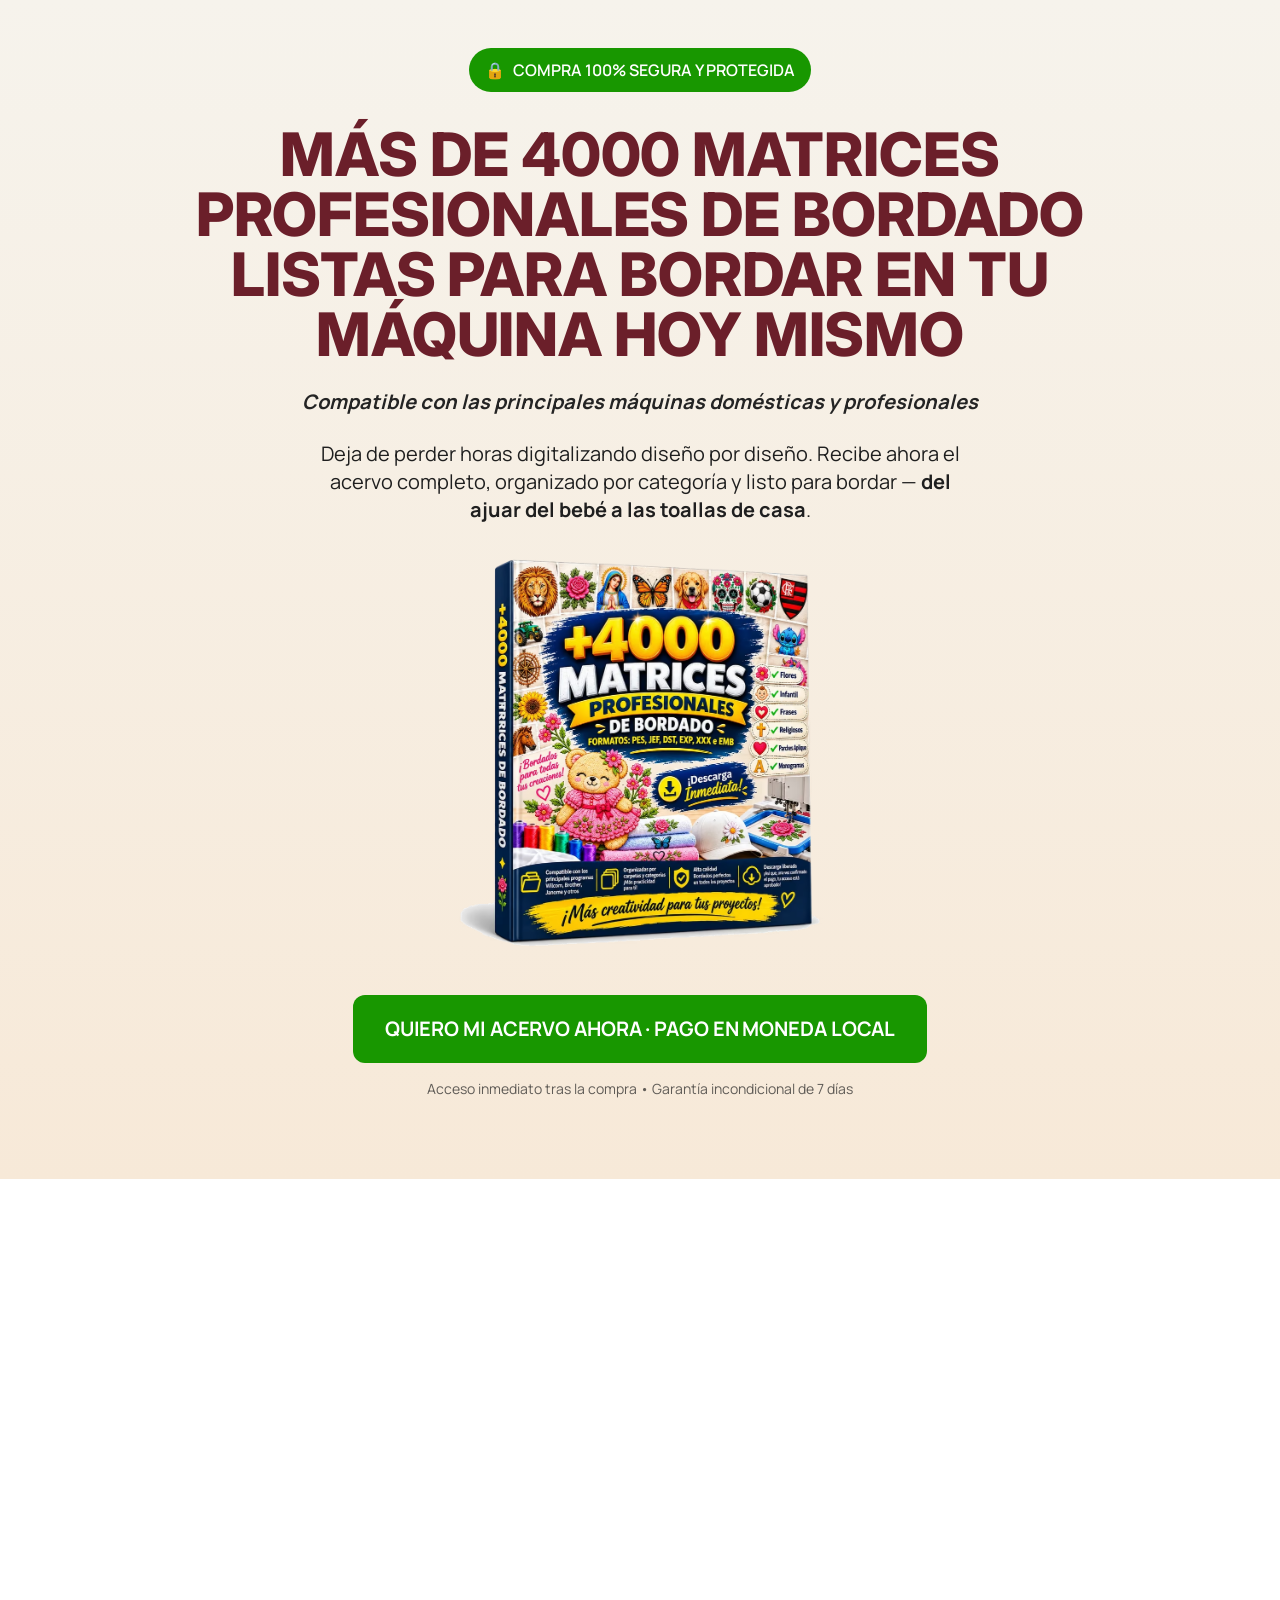
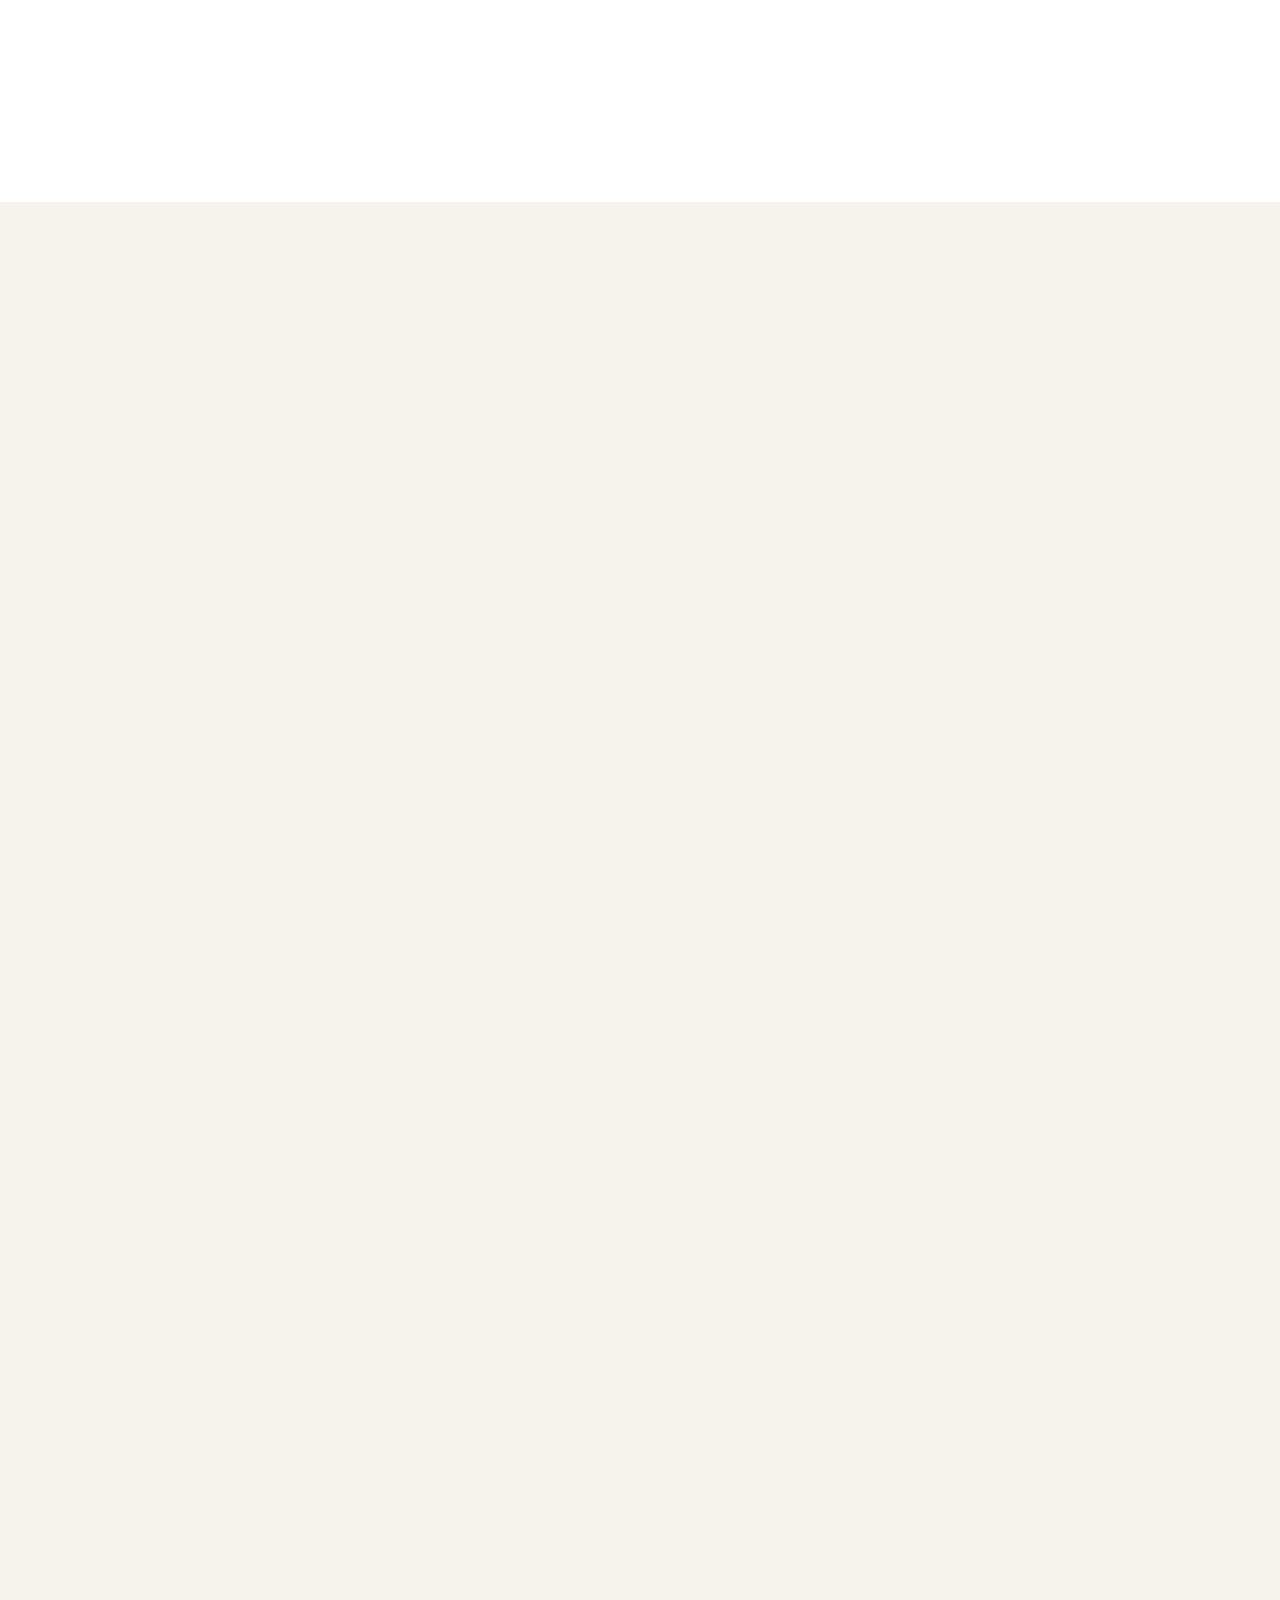
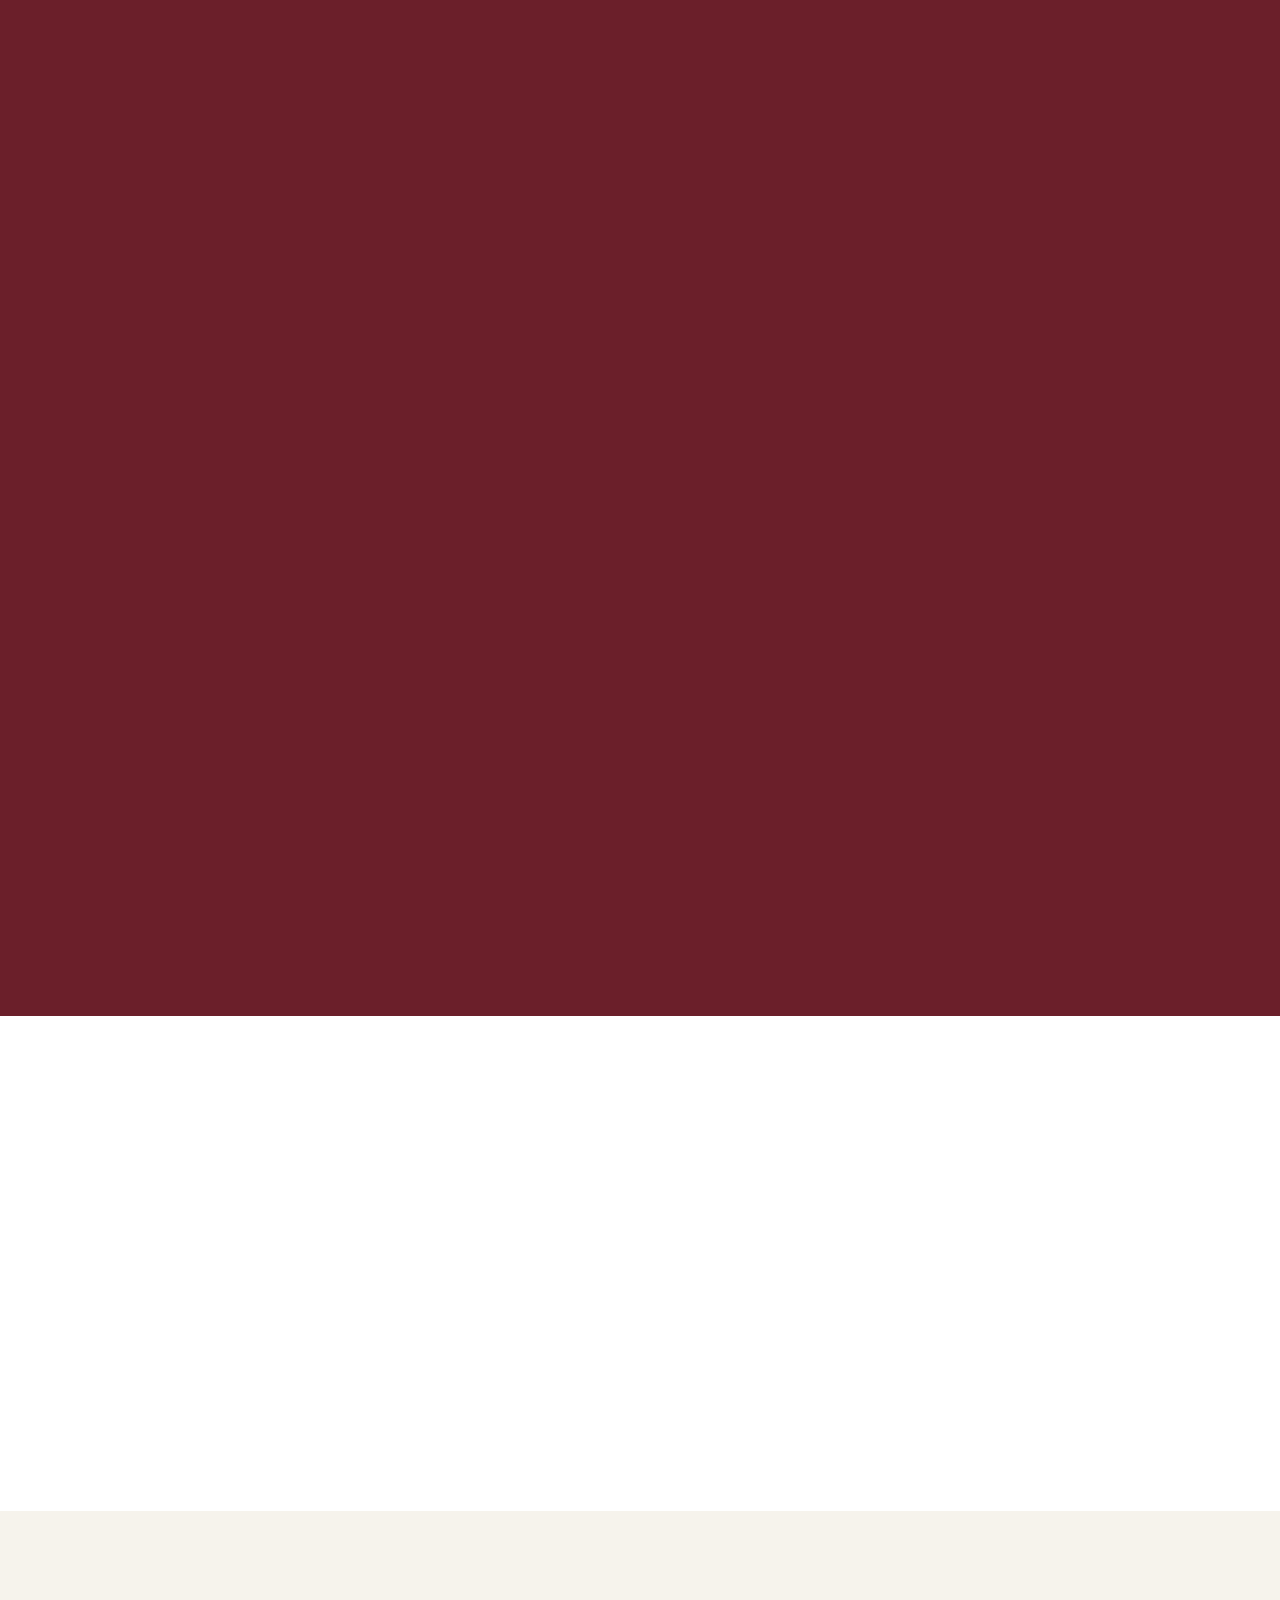
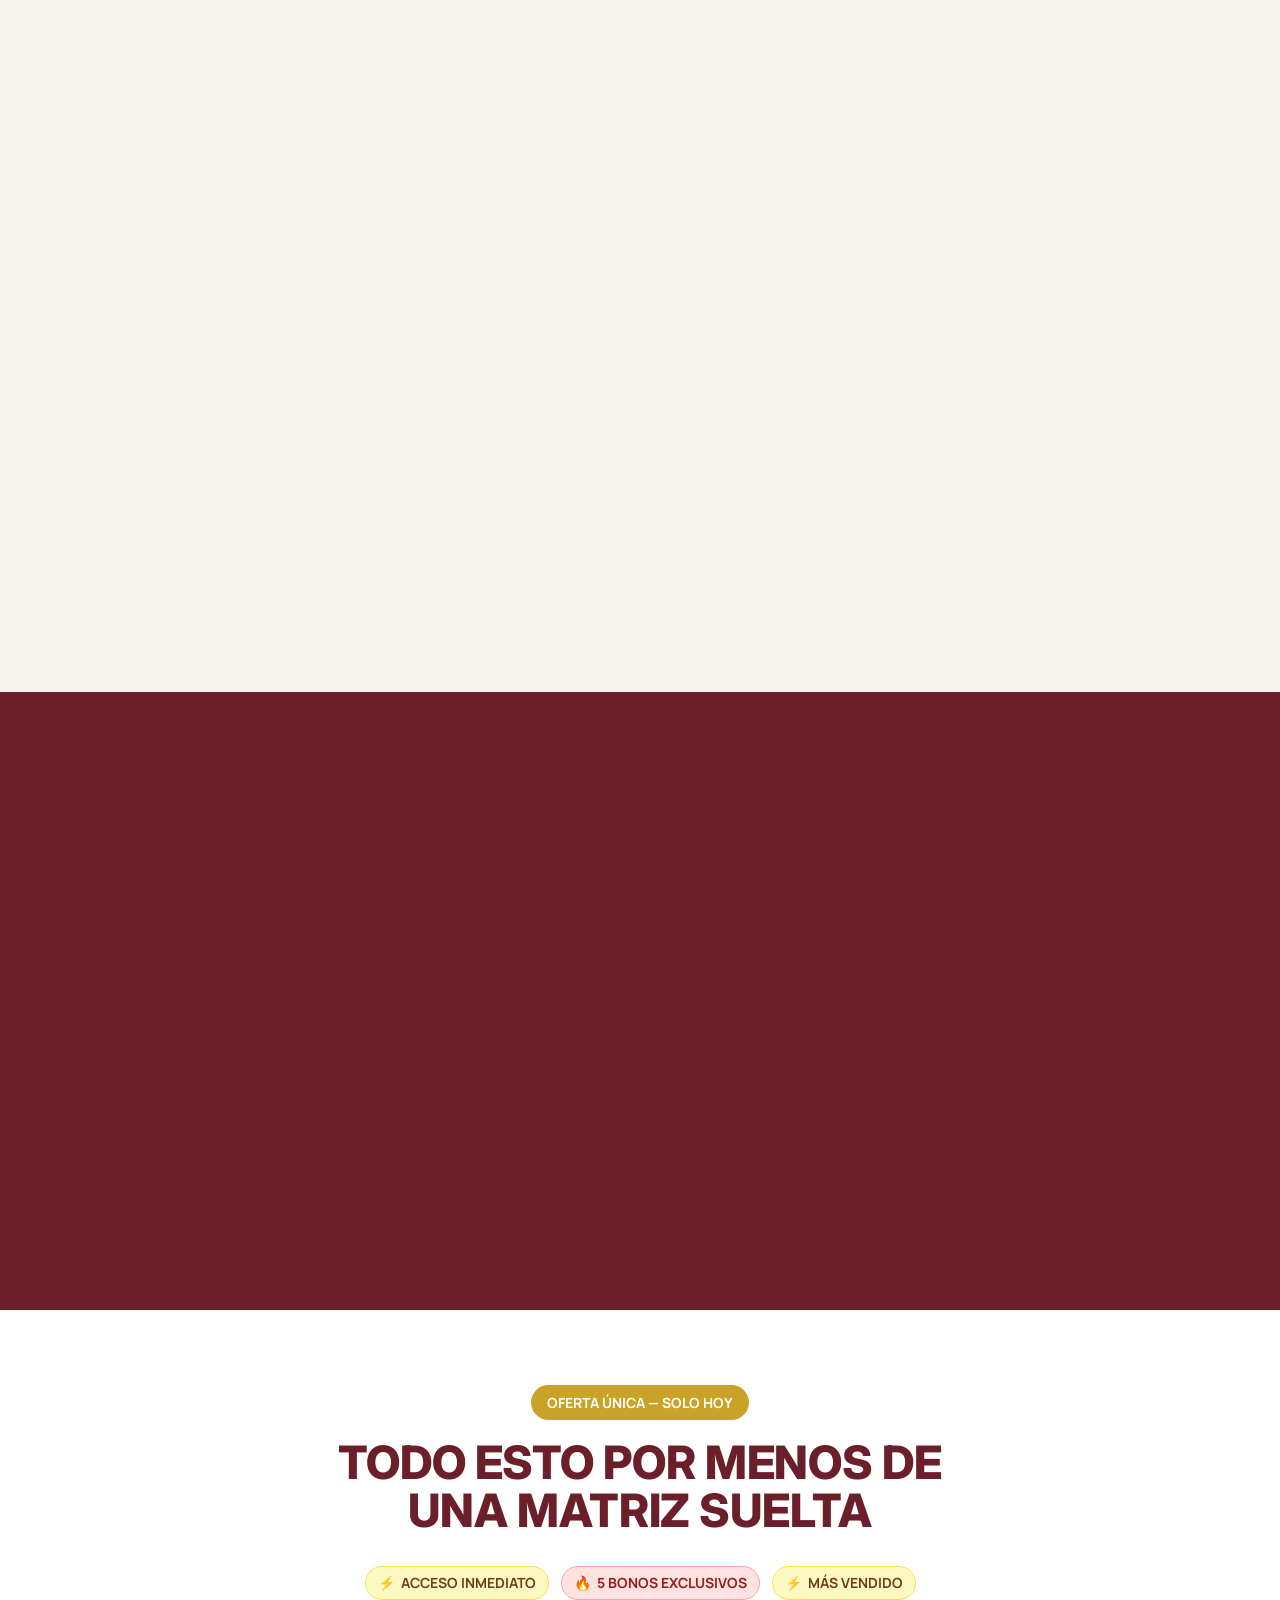
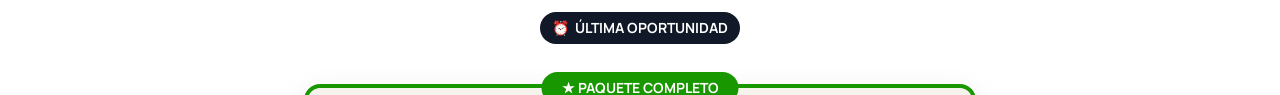
<file: index.html>
<!DOCTYPE html>
<html lang="es">
<head>
  <meta charset="UTF-8" />
  <meta name="viewport" content="width=device-width, initial-scale=1.0" />
  <meta name="description" content="+ de 4000 matrices profesionales de bordado listas para bordar en cualquier máquina — floral, infantil, frases, personajes, punto cruz y más. Acceso de por vida desde USD $14,90." />
  <title>+ de 4000 Matrices Profesionales de Bordado — Listas para Bordar</title>

  <!-- Resource hints (performance) -->
  <link rel="preconnect" href="https://fonts.googleapis.com" />
  <link rel="preconnect" href="https://fonts.gstatic.com" crossorigin />
  <link rel="preconnect" href="https://pay.hotmart.com" />
  <link rel="dns-prefetch" href="https://pay.hotmart.com" />
  <link rel="dns-prefetch" href="https://connect.facebook.net" />
  <link rel="dns-prefetch" href="https://cdn.utmify.com.br" />

  <!-- Preload LCP (hero image) -->
  <link rel="preload" as="image" type="image/avif" href="imagens/capa-4000-pro.avif" fetchpriority="high" />

  <!-- Fonts (carregamento não-bloqueante) -->
  <link rel="preload" as="style" href="https://fonts.googleapis.com/css2?family=Inter:wght@600;700;800&family=Manrope:wght@400;600;700&display=swap" />
  <link rel="stylesheet" href="https://fonts.googleapis.com/css2?family=Inter:wght@600;700;800&family=Manrope:wght@400;600;700&display=swap" media="print" onload="this.media='all'" />
  <noscript><link rel="stylesheet" href="https://fonts.googleapis.com/css2?family=Inter:wght@600;700;800&family=Manrope:wght@400;600;700&display=swap" /></noscript>

  <link rel="stylesheet" href="styles.css" />
  <style>
    html { scroll-behavior: smooth; }
    body { font-family: 'Manrope', sans-serif; color: #111; }
    h1, h2, h3, h4 { font-family: 'Inter', sans-serif; }
    .hero-gradient { background: linear-gradient(180deg, #F6F3EC 0%, #F7E9D8 100%); }
    .cta-pulse { animation: pulse 2s infinite; }
    @keyframes pulse {
      0%, 100% { transform: scale(1); box-shadow: 0 12px 24px rgba(24,151,0,0.35); }
      50%      { transform: scale(1.03); box-shadow: 0 16px 32px rgba(24,151,0,0.5); }
    }
    .pill { border-radius: 180px; }
    /* Adia renderização das seções fora da tela (mais rápido no 1º paint) */
    section:not(.hero-gradient):not(#oferta) { content-visibility: auto; contain-intrinsic-size: auto 1200px; }
    /* Carrossel (marquee) de muestras — 4 fileiras alternadas, estilo da referência */
    .tmarq { overflow: hidden; width: 100%; }
    .tmarq-row { display: flex; align-items: center; gap: 16px; width: max-content; will-change: transform; }
    .tmarq-card { flex: 0 0 auto; }
    .tmarq-card img { display: block; height: 220px; width: auto; border-radius: 16px; background:#fff; box-shadow: 0 10px 26px rgba(82,70,90,.18); }
    @media (min-width:640px){ .tmarq-card img { height: 290px; } }
    .tmarq-a { animation: tmarq-left 60s linear infinite; }
    .tmarq-b { animation: tmarq-right 60s linear infinite; }
    .tmarq:hover .tmarq-row { animation-play-state: paused; }
    @keyframes tmarq-left { from { transform: translateX(0); } to { transform: translateX(-50%); } }
    @keyframes tmarq-right { from { transform: translateX(-50%); } to { transform: translateX(0); } }
    @media (prefers-reduced-motion: reduce){ .tmarq-row{ animation: none; } .tmarq{ overflow-x:auto; } }
  </style>

  <!-- Rastreamento (Meta Pixel + UTMify) — carregado após 1ª interação ou no idle pós-load, para não travar o LCP -->
  <script>
  (function () {
    var started = false;
    function loadTracking() {
      if (started) return; started = true;
      // Meta Pixel
      !function(f,b,e,v,n,t,s){if(f.fbq)return;n=f.fbq=function(){n.callMethod?n.callMethod.apply(n,arguments):n.queue.push(arguments)};if(!f._fbq)f._fbq=n;n.push=n;n.loaded=!0;n.version='2.0';n.queue=[];t=b.createElement(e);t.async=!0;t.src=v;s=b.getElementsByTagName(e)[0];s.parentNode.insertBefore(t,s)}(window,document,'script','https://connect.facebook.net/en_US/fbevents.js');
      fbq('init','919671640911264'); fbq('track','PageView');
      // UTMify - UTM Tracking
      var u=document.createElement('script'); u.src='https://cdn.utmify.com.br/scripts/utms/latest.js'; u.setAttribute('data-utmify-prevent-subids',''); u.async=true; u.defer=true; document.head.appendChild(u);
      // UTMify - Pixel de Conversão
      window.pixelId='6ab674fcc12307f90a3e8105';
      var p=document.createElement('script'); p.async=true; p.defer=true; p.src='https://cdn.utmify.com.br/scripts/pixel/pixel.js'; document.head.appendChild(p);
    }
    var evs=['scroll','pointerdown','keydown','touchstart'];
    function once(){ evs.forEach(function(e){ window.removeEventListener(e, once, {passive:true}); }); loadTracking(); }
    evs.forEach(function(e){ window.addEventListener(e, once, {passive:true}); });
    // Fallback: garante o PageView mesmo sem interação
    window.addEventListener('load', function(){ (window.requestIdleCallback||function(cb){setTimeout(cb,2500);})(function(){ loadTracking(); }); });
  })();
  </script>
  <noscript><img height="1" width="1" style="display:none"
  src="https://www.facebook.com/tr?id=919671640911264&ev=PageView&noscript=1"
  /></noscript>
</head>
<body class="bg-white antialiased">

  <!-- ===================== HERO ===================== -->
  <section class="hero-gradient pt-12 pb-20 px-5 flex flex-col items-center text-center">
    <span class="bg-success text-white pill px-4 py-2.5 text-sm sm:text-base font-semibold inline-flex items-center gap-2">
      <span aria-hidden="true">🔒</span> COMPRA 100% SEGURA Y PROTEGIDA
    </span>

    <h1 class="font-heading font-extrabold uppercase text-primary tracking-tightx max-w-4xl mt-8
               text-[34px] leading-[1.05] sm:text-[44px] md:text-[54px] lg:text-[60px] lg:leading-[1]">
      Más de 4000 Matrices Profesionales de Bordado Listas Para Bordar En Tu Máquina Hoy Mismo
    </h1>

    <p class="italic font-bold text-[#242424] mt-6 text-lg sm:text-xl">
      Compatible con las principales máquinas domésticas y profesionales
    </p>

    <p class="max-w-2xl mt-6 text-lg sm:text-xl text-[#1F1F1F] leading-relaxed">
      Deja de perder horas digitalizando diseño por diseño. Recibe ahora el acervo completo,
      organizado por categoría y listo para bordar — <strong>del ajuar del bebé a las toallas de casa</strong>.
    </p>

    <!-- Capa principal do produto -->
    <div class="mt-8 w-full max-w-sm">
      <picture>
        <source type="image/avif" srcset="imagens/capa-4000-pro.avif" />
        <img src="imagens/capa-4000-pro.webp"
             sizes="(max-width: 640px) 80vw, 448px"
             alt="+ de 4000 Matrices Profesionales de Bordado — Listas para Bordar"
             width="900" height="935"
             class="w-full h-auto"
             loading="eager" fetchpriority="high" decoding="async" />
      </picture>
    </div>

    <a href="#oferta"
       class="cta-pulse inline-block mt-10 bg-success hover:bg-[#137A00] text-white font-bold uppercase
              rounded-xl px-8 py-5 text-lg sm:text-xl tracking-tightx transition-colors">
      QUIERO MI ACERVO AHORA · PAGO EN MONEDA LOCAL
    </a>

    <p class="mt-4 text-sm text-[#1F1F1F]/70">
      Acceso inmediato tras la compra • Garantía incondicional de 7 días
    </p>
  </section>

  <!-- ===================== DOR / IDENTIFICAÇÃO ===================== -->
  <section class="bg-white py-20 px-5">
    <div class="max-w-3xl mx-auto text-center">
      <h2 class="font-heading font-extrabold uppercase text-[#242424] tracking-tightx
                 text-[28px] sm:text-[36px] md:text-[44px] leading-tight">
        Si te gusta bordar, esto te suena familiar...
      </h2>
      <p class="mt-4 text-base sm:text-lg text-[#1F1F1F]/70 italic">
        Bordadora profesional, aficionada, principiante — incluso si <strong>todavía no compraste tu máquina</strong> y estás planeando empezar pronto. Si te gusta bordar, esto es para ti.
      </p>

      <div class="mt-10 space-y-5 text-left">
        <div class="flex gap-4 items-start bg-cream rounded-xl p-5">
          <span class="text-secondary text-2xl leading-none" aria-hidden="true">✗</span>
          <p class="text-lg sm:text-xl text-[#1F1F1F] leading-relaxed">
            Perdiste <strong>horas buscando una matriz buena</strong> en grupos de WhatsApp,
            descargaste un archivo dañado y encima gastaste hilo en vano.
          </p>
        </div>
        <div class="flex gap-4 items-start bg-cream rounded-xl p-5">
          <span class="text-secondary text-2xl leading-none" aria-hidden="true">✗</span>
          <p class="text-lg sm:text-xl text-[#1F1F1F] leading-relaxed">
            Te frenaste de <strong>empezar (o de bordar más)</strong> porque armar un acervo decente
            de diseños cuesta tiempo, dinero — y aun así nunca encontrás todo lo que buscás.
          </p>
        </div>
        <div class="flex gap-4 items-start bg-cream rounded-xl p-5">
          <span class="text-secondary text-2xl leading-none" aria-hidden="true">✗</span>
          <p class="text-lg sm:text-xl text-[#1F1F1F] leading-relaxed">
            Quisiste bordar un <strong>regalo especial</strong> — el ajuar de un bebé, una manta,
            una toalla personalizada o un recuerdo con el nombre de alguien — y no tenías el diseño a la mano
            (o no tenías la máquina todavía, pero sabías que un día querrías hacerlo).
          </p>
        </div>
        <div class="flex gap-4 items-start bg-cream rounded-xl p-5">
          <span class="text-secondary text-2xl leading-none" aria-hidden="true">✗</span>
          <p class="text-lg sm:text-xl text-[#1F1F1F] leading-relaxed">
            Pagaste (o descubriste que cobran) caro por matrices sueltas — $5, $10, $15 cada una —
            y aun así <strong>te quedabas atada a un solo estilo</strong>.
          </p>
        </div>
      </div>

      <p class="mt-10 text-xl sm:text-2xl text-primary font-bold">
        ¿Y si hoy tuvieras <span class="text-secondary">todo esto resuelto</span>
        por menos de lo que cuesta un café?
      </p>
    </div>
  </section>

  <!-- ===================== APRESENTAÇÃO DA SOLUÇÃO ===================== -->
  <section class="bg-cream py-20 px-5">
    <div class="max-w-4xl mx-auto text-center">
      <span class="text-secondary font-bold uppercase tracking-widest text-sm">La solución definitiva</span>
      <h2 class="font-heading font-extrabold uppercase text-primary tracking-tightx mt-4
                 text-[32px] sm:text-[42px] md:text-[52px] leading-[1.05]">
        + de 4000 Matrices Profesionales de Bordado
      </h2>
      <p class="mt-6 text-xl text-[#1F1F1F] leading-relaxed">
        Un acervo curado con <strong>más de 4000 matrices profesionales</strong> de bordado ya digitalizadas,
        probadas y organizadas por categoría — listo para abrir y bordar.
      </p>
      <p class="mt-4 text-lg text-[#1F1F1F]/80">
        Sin búsquedas. Sin archivos rotos. Sin perder ventas.
      </p>

      <!-- Categorias -->
      <div class="grid grid-cols-2 md:grid-cols-4 gap-4 mt-12 text-left">
        <div class="bg-white rounded-xl p-5 shadow-card">
          <h3 class="font-heading font-bold text-primary text-lg">Floral</h3>
          <p class="text-sm text-[#1F1F1F]/70 mt-1">Flores, ramos y arreglos</p>
        </div>
        <div class="bg-white rounded-xl p-5 shadow-card">
          <h3 class="font-heading font-bold text-primary text-lg">Infantil</h3>
          <p class="text-sm text-[#1F1F1F]/70 mt-1">Bebés, ositos y animalitos</p>
        </div>
        <div class="bg-white rounded-xl p-5 shadow-card">
          <h3 class="font-heading font-bold text-primary text-lg">Frases y Nombres</h3>
          <p class="text-sm text-[#1F1F1F]/70 mt-1">Letras, nombres y frases</p>
        </div>
        <div class="bg-white rounded-xl p-5 shadow-card">
          <h3 class="font-heading font-bold text-primary text-lg">Personajes</h3>
          <p class="text-sm text-[#1F1F1F]/70 mt-1">Dibujos y personajes queridos</p>
        </div>
        <div class="bg-white rounded-xl p-5 shadow-card">
          <h3 class="font-heading font-bold text-primary text-lg">Punto Cruz</h3>
          <p class="text-sm text-[#1F1F1F]/70 mt-1">Diseños en punto cruz</p>
        </div>
        <div class="bg-white rounded-xl p-5 shadow-card">
          <h3 class="font-heading font-bold text-primary text-lg">Religioso</h3>
          <p class="text-sm text-[#1F1F1F]/70 mt-1">Cruces, santos y símbolos de fe</p>
        </div>
        <div class="bg-white rounded-xl p-5 shadow-card">
          <h3 class="font-heading font-bold text-primary text-lg">Masculino</h3>
          <p class="text-sm text-[#1F1F1F]/70 mt-1">Diseños masculinos y varoniles</p>
        </div>
        <div class="bg-white rounded-xl p-5 shadow-card">
          <h3 class="font-heading font-bold text-primary text-lg">Mantas</h3>
          <p class="text-sm text-[#1F1F1F]/70 mt-1">Ajuar y mantas de bebé</p>
        </div>
        <div class="bg-white rounded-xl p-5 shadow-card">
          <h3 class="font-heading font-bold text-primary text-lg">Palas y Cenefas</h3>
          <p class="text-sm text-[#1F1F1F]/70 mt-1">Barrados y palas para toallas</p>
        </div>
        <div class="bg-white rounded-xl p-5 shadow-card">
          <h3 class="font-heading font-bold text-primary text-lg">Profesiones y Marcas</h3>
          <p class="text-sm text-[#1F1F1F]/70 mt-1">Oficios, logos y profesiones</p>
        </div>
        <div class="bg-white rounded-xl p-5 shadow-card">
          <h3 class="font-heading font-bold text-primary text-lg">Reducidos</h3>
          <p class="text-sm text-[#1F1F1F]/70 mt-1">Diseños pequeños y mini</p>
        </div>
        <div class="bg-white rounded-xl p-5 shadow-card">
          <h3 class="font-heading font-bold text-primary text-lg">Equipos de Fútbol</h3>
          <p class="text-sm text-[#1F1F1F]/70 mt-1">Escudos de tus equipos</p>
        </div>
      </div>
    </div>
  </section>

  <!-- ===================== GALERIA / O QUE RECEBE (CARROSSEL) ===================== -->
  <section class="bg-primary py-20 overflow-hidden">
    <div class="max-w-6xl mx-auto text-center px-5">
      <span class="text-secondary font-bold uppercase tracking-widest text-sm">Lo que vas a recibir</span>
      <h2 class="font-heading font-extrabold uppercase text-white tracking-tightx mt-3
                 text-[32px] sm:text-[42px] md:text-[52px] leading-[1.05]">
        Mira algunos de los bordados que vas a llevarte
      </h2>
      <p class="mt-6 text-white/80 text-lg">
        Cada matriz fue probada en máquina antes de entrar al acervo.
      </p>
    </div>

    <!-- Carrossel de muestras (designs reales) -->
    <div class="mt-12 space-y-4">
      <div class="tmarq"><div class="tmarq-row tmarq-a" style="animation-duration:58s"><div class="tmarq-card"><picture><source type="image/avif" srcset="imagens/muestras/m-01.avif" /><img src="imagens/muestras/m-01.webp" alt="Matriz de bordado — muestra 1" width="360" height="480" loading="lazy" decoding="async" /></picture></div><div class="tmarq-card"><picture><source type="image/avif" srcset="imagens/muestras/m-02.avif" /><img src="imagens/muestras/m-02.webp" alt="Matriz de bordado — muestra 2" width="360" height="480" loading="lazy" decoding="async" /></picture></div><div class="tmarq-card"><picture><source type="image/avif" srcset="imagens/muestras/m-03.avif" /><img src="imagens/muestras/m-03.webp" alt="Matriz de bordado — muestra 3" width="360" height="480" loading="lazy" decoding="async" /></picture></div><div class="tmarq-card"><picture><source type="image/avif" srcset="imagens/muestras/m-04.avif" /><img src="imagens/muestras/m-04.webp" alt="Matriz de bordado — muestra 4" width="360" height="480" loading="lazy" decoding="async" /></picture></div><div class="tmarq-card"><picture><source type="image/avif" srcset="imagens/muestras/m-05.avif" /><img src="imagens/muestras/m-05.webp" alt="Matriz de bordado — muestra 5" width="360" height="480" loading="lazy" decoding="async" /></picture></div><div class="tmarq-card"><picture><source type="image/avif" srcset="imagens/muestras/m-06.avif" /><img src="imagens/muestras/m-06.webp" alt="Matriz de bordado — muestra 6" width="360" height="480" loading="lazy" decoding="async" /></picture></div><div class="tmarq-card"><picture><source type="image/avif" srcset="imagens/muestras/m-07.avif" /><img src="imagens/muestras/m-07.webp" alt="Matriz de bordado — muestra 7" width="360" height="480" loading="lazy" decoding="async" /></picture></div><div class="tmarq-card"><picture><source type="image/avif" srcset="imagens/muestras/m-08.avif" /><img src="imagens/muestras/m-08.webp" alt="Matriz de bordado — muestra 8" width="360" height="480" loading="lazy" decoding="async" /></picture></div><div class="tmarq-card"><picture><source type="image/avif" srcset="imagens/muestras/m-09.avif" /><img src="imagens/muestras/m-09.webp" alt="Matriz de bordado — muestra 9" width="360" height="480" loading="lazy" decoding="async" /></picture></div><div class="tmarq-card"><picture><source type="image/avif" srcset="imagens/muestras/m-10.avif" /><img src="imagens/muestras/m-10.webp" alt="Matriz de bordado — muestra 10" width="360" height="480" loading="lazy" decoding="async" /></picture></div><div class="tmarq-card"><picture><source type="image/avif" srcset="imagens/muestras/m-11.avif" /><img src="imagens/muestras/m-11.webp" alt="Matriz de bordado — muestra 11" width="360" height="480" loading="lazy" decoding="async" /></picture></div><div class="tmarq-card"><picture><source type="image/avif" srcset="imagens/muestras/m-12.avif" /><img src="imagens/muestras/m-12.webp" alt="Matriz de bordado — muestra 12" width="360" height="480" loading="lazy" decoding="async" /></picture></div><div class="tmarq-card"><picture><source type="image/avif" srcset="imagens/muestras/m-01.avif" /><img src="imagens/muestras/m-01.webp" alt="Matriz de bordado — muestra 1" width="360" height="480" loading="lazy" decoding="async" /></picture></div><div class="tmarq-card"><picture><source type="image/avif" srcset="imagens/muestras/m-02.avif" /><img src="imagens/muestras/m-02.webp" alt="Matriz de bordado — muestra 2" width="360" height="480" loading="lazy" decoding="async" /></picture></div><div class="tmarq-card"><picture><source type="image/avif" srcset="imagens/muestras/m-03.avif" /><img src="imagens/muestras/m-03.webp" alt="Matriz de bordado — muestra 3" width="360" height="480" loading="lazy" decoding="async" /></picture></div><div class="tmarq-card"><picture><source type="image/avif" srcset="imagens/muestras/m-04.avif" /><img src="imagens/muestras/m-04.webp" alt="Matriz de bordado — muestra 4" width="360" height="480" loading="lazy" decoding="async" /></picture></div><div class="tmarq-card"><picture><source type="image/avif" srcset="imagens/muestras/m-05.avif" /><img src="imagens/muestras/m-05.webp" alt="Matriz de bordado — muestra 5" width="360" height="480" loading="lazy" decoding="async" /></picture></div><div class="tmarq-card"><picture><source type="image/avif" srcset="imagens/muestras/m-06.avif" /><img src="imagens/muestras/m-06.webp" alt="Matriz de bordado — muestra 6" width="360" height="480" loading="lazy" decoding="async" /></picture></div><div class="tmarq-card"><picture><source type="image/avif" srcset="imagens/muestras/m-07.avif" /><img src="imagens/muestras/m-07.webp" alt="Matriz de bordado — muestra 7" width="360" height="480" loading="lazy" decoding="async" /></picture></div><div class="tmarq-card"><picture><source type="image/avif" srcset="imagens/muestras/m-08.avif" /><img src="imagens/muestras/m-08.webp" alt="Matriz de bordado — muestra 8" width="360" height="480" loading="lazy" decoding="async" /></picture></div><div class="tmarq-card"><picture><source type="image/avif" srcset="imagens/muestras/m-09.avif" /><img src="imagens/muestras/m-09.webp" alt="Matriz de bordado — muestra 9" width="360" height="480" loading="lazy" decoding="async" /></picture></div><div class="tmarq-card"><picture><source type="image/avif" srcset="imagens/muestras/m-10.avif" /><img src="imagens/muestras/m-10.webp" alt="Matriz de bordado — muestra 10" width="360" height="480" loading="lazy" decoding="async" /></picture></div><div class="tmarq-card"><picture><source type="image/avif" srcset="imagens/muestras/m-11.avif" /><img src="imagens/muestras/m-11.webp" alt="Matriz de bordado — muestra 11" width="360" height="480" loading="lazy" decoding="async" /></picture></div><div class="tmarq-card"><picture><source type="image/avif" srcset="imagens/muestras/m-12.avif" /><img src="imagens/muestras/m-12.webp" alt="Matriz de bordado — muestra 12" width="360" height="480" loading="lazy" decoding="async" /></picture></div></div></div>
      <div class="tmarq"><div class="tmarq-row tmarq-b" style="animation-duration:54s"><div class="tmarq-card"><picture><source type="image/avif" srcset="imagens/muestras/m-13.avif" /><img src="imagens/muestras/m-13.webp" alt="Matriz de bordado — muestra 13" width="360" height="480" loading="lazy" decoding="async" /></picture></div><div class="tmarq-card"><picture><source type="image/avif" srcset="imagens/muestras/m-14.avif" /><img src="imagens/muestras/m-14.webp" alt="Matriz de bordado — muestra 14" width="360" height="480" loading="lazy" decoding="async" /></picture></div><div class="tmarq-card"><picture><source type="image/avif" srcset="imagens/muestras/m-15.avif" /><img src="imagens/muestras/m-15.webp" alt="Matriz de bordado — muestra 15" width="360" height="480" loading="lazy" decoding="async" /></picture></div><div class="tmarq-card"><picture><source type="image/avif" srcset="imagens/muestras/m-16.avif" /><img src="imagens/muestras/m-16.webp" alt="Matriz de bordado — muestra 16" width="360" height="480" loading="lazy" decoding="async" /></picture></div><div class="tmarq-card"><picture><source type="image/avif" srcset="imagens/muestras/m-17.avif" /><img src="imagens/muestras/m-17.webp" alt="Matriz de bordado — muestra 17" width="360" height="480" loading="lazy" decoding="async" /></picture></div><div class="tmarq-card"><picture><source type="image/avif" srcset="imagens/muestras/m-18.avif" /><img src="imagens/muestras/m-18.webp" alt="Matriz de bordado — muestra 18" width="360" height="480" loading="lazy" decoding="async" /></picture></div><div class="tmarq-card"><picture><source type="image/avif" srcset="imagens/muestras/m-19.avif" /><img src="imagens/muestras/m-19.webp" alt="Matriz de bordado — muestra 19" width="360" height="480" loading="lazy" decoding="async" /></picture></div><div class="tmarq-card"><picture><source type="image/avif" srcset="imagens/muestras/m-20.avif" /><img src="imagens/muestras/m-20.webp" alt="Matriz de bordado — muestra 20" width="360" height="480" loading="lazy" decoding="async" /></picture></div><div class="tmarq-card"><picture><source type="image/avif" srcset="imagens/muestras/m-21.avif" /><img src="imagens/muestras/m-21.webp" alt="Matriz de bordado — muestra 21" width="360" height="480" loading="lazy" decoding="async" /></picture></div><div class="tmarq-card"><picture><source type="image/avif" srcset="imagens/muestras/m-22.avif" /><img src="imagens/muestras/m-22.webp" alt="Matriz de bordado — muestra 22" width="360" height="480" loading="lazy" decoding="async" /></picture></div><div class="tmarq-card"><picture><source type="image/avif" srcset="imagens/muestras/m-23.avif" /><img src="imagens/muestras/m-23.webp" alt="Matriz de bordado — muestra 23" width="360" height="480" loading="lazy" decoding="async" /></picture></div><div class="tmarq-card"><picture><source type="image/avif" srcset="imagens/muestras/m-24.avif" /><img src="imagens/muestras/m-24.webp" alt="Matriz de bordado — muestra 24" width="360" height="480" loading="lazy" decoding="async" /></picture></div><div class="tmarq-card"><picture><source type="image/avif" srcset="imagens/muestras/m-13.avif" /><img src="imagens/muestras/m-13.webp" alt="Matriz de bordado — muestra 13" width="360" height="480" loading="lazy" decoding="async" /></picture></div><div class="tmarq-card"><picture><source type="image/avif" srcset="imagens/muestras/m-14.avif" /><img src="imagens/muestras/m-14.webp" alt="Matriz de bordado — muestra 14" width="360" height="480" loading="lazy" decoding="async" /></picture></div><div class="tmarq-card"><picture><source type="image/avif" srcset="imagens/muestras/m-15.avif" /><img src="imagens/muestras/m-15.webp" alt="Matriz de bordado — muestra 15" width="360" height="480" loading="lazy" decoding="async" /></picture></div><div class="tmarq-card"><picture><source type="image/avif" srcset="imagens/muestras/m-16.avif" /><img src="imagens/muestras/m-16.webp" alt="Matriz de bordado — muestra 16" width="360" height="480" loading="lazy" decoding="async" /></picture></div><div class="tmarq-card"><picture><source type="image/avif" srcset="imagens/muestras/m-17.avif" /><img src="imagens/muestras/m-17.webp" alt="Matriz de bordado — muestra 17" width="360" height="480" loading="lazy" decoding="async" /></picture></div><div class="tmarq-card"><picture><source type="image/avif" srcset="imagens/muestras/m-18.avif" /><img src="imagens/muestras/m-18.webp" alt="Matriz de bordado — muestra 18" width="360" height="480" loading="lazy" decoding="async" /></picture></div><div class="tmarq-card"><picture><source type="image/avif" srcset="imagens/muestras/m-19.avif" /><img src="imagens/muestras/m-19.webp" alt="Matriz de bordado — muestra 19" width="360" height="480" loading="lazy" decoding="async" /></picture></div><div class="tmarq-card"><picture><source type="image/avif" srcset="imagens/muestras/m-20.avif" /><img src="imagens/muestras/m-20.webp" alt="Matriz de bordado — muestra 20" width="360" height="480" loading="lazy" decoding="async" /></picture></div><div class="tmarq-card"><picture><source type="image/avif" srcset="imagens/muestras/m-21.avif" /><img src="imagens/muestras/m-21.webp" alt="Matriz de bordado — muestra 21" width="360" height="480" loading="lazy" decoding="async" /></picture></div><div class="tmarq-card"><picture><source type="image/avif" srcset="imagens/muestras/m-22.avif" /><img src="imagens/muestras/m-22.webp" alt="Matriz de bordado — muestra 22" width="360" height="480" loading="lazy" decoding="async" /></picture></div><div class="tmarq-card"><picture><source type="image/avif" srcset="imagens/muestras/m-23.avif" /><img src="imagens/muestras/m-23.webp" alt="Matriz de bordado — muestra 23" width="360" height="480" loading="lazy" decoding="async" /></picture></div><div class="tmarq-card"><picture><source type="image/avif" srcset="imagens/muestras/m-24.avif" /><img src="imagens/muestras/m-24.webp" alt="Matriz de bordado — muestra 24" width="360" height="480" loading="lazy" decoding="async" /></picture></div></div></div>
    </div>
    <p class="text-center text-white/80 text-base sm:text-lg mt-8 px-5 max-w-3xl mx-auto">
      <span class="text-secondary font-heading font-extrabold">+3.990 diseños más</span> — Floral · Infantil · Frases y Nombres · Personajes · Punto Cruz · Religioso · Masculino · Mantas · Equipos y mucho más
    </p>

    <div class="text-center mt-12 px-5">
      <a href="#oferta"
         class="inline-block bg-secondary hover:bg-[#E14C3A] text-white font-bold uppercase
                rounded-xl px-8 py-4 text-lg transition-colors">
        QUIERO EL ACERVO COMPLETO
      </a>
    </div>
  </section>

  <!-- ===================== BENEFÍCIOS ===================== -->
  <section class="bg-white py-20 px-5">
    <div class="max-w-5xl mx-auto">
      <h2 class="font-heading font-extrabold uppercase text-[#242424] tracking-tightx text-center
                 text-[28px] sm:text-[36px] md:text-[44px] leading-tight">
        Lo que cambia en tu rutina a partir de hoy
      </h2>

      <div class="grid sm:grid-cols-2 md:grid-cols-4 gap-8 mt-14">
        <!-- Relógio: Más tempo livre -->
        <div class="text-center">
          <div class="w-20 h-20 mx-auto bg-cream rounded-full flex items-center justify-center">
            <svg xmlns="http://www.w3.org/2000/svg" class="w-10 h-10 text-primary" fill="none" viewBox="0 0 24 24" stroke="currentColor" stroke-width="1.6">
              <circle cx="12" cy="12" r="9" />
              <path stroke-linecap="round" stroke-linejoin="round" d="M12 7v5l3 2" />
            </svg>
          </div>
          <h3 class="font-heading font-semibold text-secondary text-xl mt-5">Más tiempo libre</h3>
          <p class="text-base text-[#1F1F1F] leading-7 mt-3">
            Se acabó la búsqueda. Abres, eliges y bordas — recuperas horas por semana.
          </p>
        </div>

        <!-- Velocidade: Atende mais pedidos -->
        <div class="text-center">
          <div class="w-20 h-20 mx-auto bg-cream rounded-full flex items-center justify-center">
            <svg xmlns="http://www.w3.org/2000/svg" class="w-10 h-10 text-primary" fill="none" viewBox="0 0 24 24" stroke="currentColor" stroke-width="1.6">
              <path stroke-linecap="round" stroke-linejoin="round" d="M12 21a9 9 0 1 0-9-9" />
              <path stroke-linecap="round" stroke-linejoin="round" d="M12 12l5-3" />
              <circle cx="12" cy="12" r="1.4" fill="currentColor" stroke="none" />
            </svg>
          </div>
          <h3 class="font-heading font-semibold text-secondary text-xl mt-5">Atiende más pedidos</h3>
          <p class="text-base text-[#1F1F1F] leading-7 mt-3">
            Nunca más pierdas un encargo por falta de diseño. Diversifica y cobra más.
          </p>
        </div>

        <!-- Escudo: Más segurança -->
        <div class="text-center">
          <div class="w-20 h-20 mx-auto bg-cream rounded-full flex items-center justify-center">
            <svg xmlns="http://www.w3.org/2000/svg" class="w-10 h-10 text-primary" fill="none" viewBox="0 0 24 24" stroke="currentColor" stroke-width="1.6">
              <path stroke-linecap="round" stroke-linejoin="round" d="M12 3l8 3v6c0 4.5-3.4 8.4-8 9-4.6-.6-8-4.5-8-9V6l8-3z" />
              <path stroke-linecap="round" stroke-linejoin="round" d="M9 12l2 2 4-4" />
            </svg>
          </div>
          <h3 class="font-heading font-semibold text-secondary text-xl mt-5">Más seguridad</h3>
          <p class="text-base text-[#1F1F1F] leading-7 mt-3">
            Matrices probadas, trazo limpio y acabado profesional en cada pieza.
          </p>
        </div>

        <!-- Liberdade: Mais independência -->
        <div class="text-center">
          <div class="w-20 h-20 mx-auto bg-cream rounded-full flex items-center justify-center">
            <svg xmlns="http://www.w3.org/2000/svg" class="w-10 h-10 text-primary" fill="none" viewBox="0 0 24 24" stroke="currentColor" stroke-width="1.6">
              <path stroke-linecap="round" stroke-linejoin="round" d="M3 12c1.5-4 5-6 9-6s7.5 2 9 6" />
              <path stroke-linecap="round" stroke-linejoin="round" d="M5 12v3a3 3 0 0 0 3 3h0a3 3 0 0 0 3-3v-3" />
              <path stroke-linecap="round" stroke-linejoin="round" d="M13 12v3a3 3 0 0 0 3 3h0a3 3 0 0 0 3-3v-3" />
            </svg>
          </div>
          <h3 class="font-heading font-semibold text-secondary text-xl mt-5">Más independencia</h3>
          <p class="text-base text-[#1F1F1F] leading-7 mt-3">
            Trabaja desde casa, a tu ritmo, con ingresos extra todos los meses.
          </p>
        </div>
      </div>
    </div>
  </section>

  <!-- ===================== BÔNUS ===================== -->
  <section class="bg-cream py-20 px-5">
    <div class="max-w-5xl mx-auto text-center">
      <span class="text-secondary font-bold uppercase tracking-widest text-sm">Y además recibes</span>
      <h2 class="font-heading font-extrabold uppercase text-primary tracking-tightx mt-4
                 text-[32px] sm:text-[42px] md:text-[52px] leading-[1.05]">
        5 Bonos que valen más que el propio acervo
      </h2>

      <div class="grid md:grid-cols-2 gap-6 mt-12 text-left">
        <div class="bg-white rounded-xl p-6 shadow-card border-l-4 border-secondary">
          <img src="imagens/bonus2-01.webp" alt="Tabla de precios sugeridos para bordados" loading="lazy" decoding="async" width="640" height="516" class="w-full h-32 sm:h-36 object-cover rounded-lg mb-4" />
          <span class="text-xs font-bold text-secondary uppercase">Bono 01</span>
          <h3 class="font-heading font-bold text-primary text-xl mt-2">Tabla de Precios Sugeridos</h3>
          <p class="text-[#1F1F1F] mt-2">Sabe exactamente cuánto cobrar por cada tipo de bordado en tu región.</p>
          <p class="text-success font-bold mt-3">De $17 → gratis</p>
        </div>
        <div class="bg-white rounded-xl p-6 shadow-card border-l-4 border-secondary">
          <img src="imagens/bonus2-02.webp" alt="Bordado floral premium en bastidor" loading="lazy" decoding="async" width="640" height="516" class="w-full h-32 sm:h-36 object-cover rounded-lg mb-4" />
          <span class="text-xs font-bold text-secondary uppercase">Bono 02</span>
          <h3 class="font-heading font-bold text-primary text-xl mt-2">Pack Premium Floral</h3>
          <p class="text-[#1F1F1F] mt-2">+15 matrices premium de flores, ramos y arreglos en distintos estilos — ideales para toallas, mantas, ropa y piezas decorativas.</p>
          <p class="text-success font-bold mt-3">De $22 → gratis</p>
        </div>
        <div class="bg-white rounded-xl p-6 shadow-card border-l-4 border-secondary md:col-span-2">
          <img src="imagens/bonus2-03.webp" alt="Diseños infantiles bordados: osito, patito y body" loading="lazy" decoding="async" width="640" height="516" class="w-full h-32 sm:h-36 object-cover rounded-lg mb-4" />
          <span class="text-xs font-bold text-secondary uppercase">Bono 03 ★ Nuevo</span>
          <h3 class="font-heading font-bold text-primary text-xl mt-2">Pack Infantil Premium</h3>
          <p class="text-[#1F1F1F] mt-2">Recibe una colección adicional con diseños infantiles, ositos y personajes para ampliar aún más tus opciones de bordado.</p>
          <p class="text-success font-bold mt-3">De $18 → gratis</p>
        </div>
        <div class="bg-white rounded-xl p-6 shadow-card border-l-4 border-secondary md:col-span-2">
          <img src="imagens/bonus2-04.webp" alt="Etiquetas y tags decorativas bordadas" loading="lazy" decoding="async" width="640" height="516" class="w-full h-32 sm:h-36 object-cover rounded-lg mb-4" />
          <span class="text-xs font-bold text-secondary uppercase">Bono 04 ★ Nuevo</span>
          <h3 class="font-heading font-bold text-primary text-xl mt-2">Kit de Etiquetas y Tags</h3>
          <p class="text-[#1F1F1F] mt-2">Más de 20 etiquetas y tags <strong>listas para editar e imprimir</strong> — perfectas para ajuar de bebé, regalos, recuerdos y pedidos personalizados. Personaliza tus creaciones con un toque profesional.</p>
          <p class="text-success font-bold mt-3">De $24 → gratis</p>
        </div>
        <div class="bg-white rounded-xl p-6 shadow-card border-l-4 border-secondary md:col-span-2">
          <img src="imagens/bonus2-05.webp" alt="Bastidor con símbolo de actualizaciones de por vida" loading="lazy" decoding="async" width="640" height="516" class="w-full h-32 sm:h-36 object-cover rounded-lg mb-4" />
          <span class="text-xs font-bold text-secondary uppercase">Bono 05</span>
          <h3 class="font-heading font-bold text-primary text-xl mt-2">Actualizaciones de Por Vida</h3>
          <p class="text-[#1F1F1F] mt-2">Toda matriz nueva que entre al acervo cae automáticamente en tu acceso. Para siempre.</p>
          <p class="text-success font-bold mt-3">Valor: incalculable</p>
        </div>
      </div>
    </div>
  </section>

  <!-- ===================== URGÊNCIA / PUNCH ===================== -->
  <section class="bg-primary py-20 px-5">
    <div class="max-w-3xl mx-auto text-center">
      <h2 class="font-heading font-extrabold uppercase text-white tracking-tightx
                 text-[28px] sm:text-[38px] md:text-[48px] leading-[1.05]">
        ¿Cuánto tiempo y pedidos vas a seguir perdiendo buscando diseños sueltos en internet?
      </h2>

      <ul class="mt-10 space-y-3 text-left max-w-sm mx-auto">
        <li class="flex gap-3 items-center text-white text-lg sm:text-xl">
          <span class="text-success font-bold text-2xl leading-none">✓</span>
          <span>Atiende más pedidos</span>
        </li>
        <li class="flex gap-3 items-center text-white text-lg sm:text-xl">
          <span class="text-success font-bold text-2xl leading-none">✓</span>
          <span>Produce más rápido</span>
        </li>
        <li class="flex gap-3 items-center text-white text-lg sm:text-xl">
          <span class="text-success font-bold text-2xl leading-none">✓</span>
          <span>Trabaja con menos estrés</span>
        </li>
      </ul>

      <a href="#oferta"
         class="cta-pulse inline-block mt-10 bg-success hover:bg-[#137A00] text-white font-bold uppercase
                rounded-xl px-8 py-5 text-lg sm:text-xl tracking-tightx transition-colors">
        QUIERO ACCEDER AHORA Y USAR HOY
      </a>
    </div>
  </section>

  <!-- ===================== OFERTA ÚNICA ===================== -->
  <section id="oferta" class="bg-white py-20 px-5">
    <div class="max-w-2xl mx-auto">
      <div class="text-center mb-10">
        <span class="bg-secondary text-white pill px-4 py-2 text-sm font-bold uppercase">
          Oferta única — solo hoy
        </span>
        <h2 class="font-heading font-extrabold uppercase text-primary tracking-tightx mt-6
                   text-[30px] sm:text-[38px] md:text-[46px] leading-[1.05]">
          Todo esto por menos de una matriz suelta
        </h2>

        <!-- Selos de destaque -->
        <div class="flex flex-wrap justify-center gap-2 sm:gap-3 mt-8">
          <span class="inline-flex items-center gap-1.5 bg-yellow-100 text-yellow-900 border border-yellow-300 pill px-3 py-1.5 text-xs sm:text-sm font-bold uppercase">
            <span class="text-yellow-500" aria-hidden="true">⚡</span> Acceso inmediato
          </span>
          <span class="inline-flex items-center gap-1.5 bg-red-100 text-red-800 border border-red-300 pill px-3 py-1.5 text-xs sm:text-sm font-bold uppercase">
            <span aria-hidden="true">🔥</span> 5 Bonos exclusivos
          </span>
          <span class="inline-flex items-center gap-1.5 bg-yellow-100 text-yellow-900 border border-yellow-300 pill px-3 py-1.5 text-xs sm:text-sm font-bold uppercase">
            <span class="text-yellow-500" aria-hidden="true">⚡</span> Más vendido
          </span>
          <span class="inline-flex items-center gap-1.5 bg-gray-900 text-white pill px-3 py-1.5 text-xs sm:text-sm font-bold uppercase">
            <span aria-hidden="true">⏰</span> Última oportunidad
          </span>
        </div>
      </div>

      <!-- CARD ÚNICO -->
      <div class="bg-gradient-to-b from-cream to-white border-4 border-success rounded-2xl p-8 sm:p-10 shadow-card relative">
        <div class="absolute -top-4 left-1/2 -translate-x-1/2 bg-success text-white px-5 py-1.5 rounded-full text-sm font-bold uppercase whitespace-nowrap">
          ★ Paquete completo
        </div>

        <!-- Imagem do produto -->
        <div class="mt-4 max-w-sm mx-auto">
          <picture>
            <source type="image/avif" srcset="imagens/capa-4000-pro.avif" />
            <img src="imagens/capa-4000-pro.webp"
                 sizes="(max-width: 640px) 80vw, 384px"
                 alt="+ de 4000 Matrices Profesionales de Bordado — Paquete completo"
                 width="900" height="935"
                 class="w-full h-auto"
                 loading="lazy" decoding="async" />
          </picture>
        </div>

        <h3 class="font-heading font-extrabold text-primary text-center text-2xl sm:text-3xl mt-6">
          +4000 Matrices Profesionales + 5 Bonos
        </h3>

        <ul class="mt-8 space-y-3 text-[#1F1F1F]">
          <li class="flex gap-3"><span class="text-success font-bold">✓</span> <strong>+4000 matrices profesionales de bordado organizadas por categoría</strong></li>
          <li class="flex gap-3"><span class="text-success font-bold">✓</span> <strong>Bono 1: Tabla de Precios Sugeridos</strong></li>
          <li class="flex gap-3"><span class="text-success font-bold">✓</span> <strong>Bono 2: Pack Premium Floral (+15 matrices premium)</strong></li>
          <li class="flex gap-3"><span class="text-success font-bold">✓</span> <strong>Bono 3: Pack Infantil Premium (diseños infantiles y personajes adicionales)</strong></li>
          <li class="flex gap-3"><span class="text-success font-bold">✓</span> <strong>Bono 4: Kit de Etiquetas y Tags (+20 etiquetas listas para editar e imprimir)</strong></li>
          <li class="flex gap-3"><span class="text-success font-bold">✓</span> <strong>Bono 5: Actualizaciones de por vida del acervo</strong></li>
          <li class="flex gap-3"><span class="text-success font-bold">✓</span> <strong>Acceso inmediato tras el pago</strong></li>
          <li class="flex gap-3"><span class="text-success font-bold">✓</span> <strong>Entrega inmediata vía Google Drive</strong></li>
          <li class="flex gap-3"><span class="text-success font-bold">✓</span> <strong>Compatible con las principales máquinas (.PES .DST .JEF .EXP .VP3 .VIP .HUS .XXX .EMD)</strong></li>
        </ul>

        <div class="mt-8 text-center border-t border-dashed border-primary/20 pt-6">
          <p class="text-[#1F1F1F]/60 line-through text-lg">Antes $59,00</p>
          <p class="text-sm uppercase font-bold text-secondary mt-1">Solo por hoy</p>
          <p class="font-heading font-extrabold text-primary text-5xl sm:text-6xl mt-1">
            USD $14<span class="text-3xl">,90</span>
          </p>
          <p class="text-sm text-[#1F1F1F]/70 mt-1">Pago único · acceso de por vida</p>

          <!-- Conversões pra moedas locais -->
          <div class="mt-6 bg-gradient-to-br from-cream to-skyfade rounded-2xl p-5 border-2 border-primary/20 shadow-sm">
            <p class="text-sm uppercase font-extrabold tracking-widest text-primary mb-4 text-center">
              ✓ También aceptamos tu moneda local
            </p>
            <div class="grid grid-cols-2 gap-3">
              <!-- Colombia -->
              <div class="bg-white rounded-xl p-4 shadow-card text-center">
                <div class="flex items-center justify-center gap-2 mb-2">
                  <span class="inline-flex w-8 h-5 rounded-sm overflow-hidden border border-gray-200 shadow-sm flex-col" aria-hidden="true">
                    <span class="bg-[#FCD116] h-1/2 block"></span>
                    <span class="bg-[#003893] block" style="height:25%"></span>
                    <span class="bg-[#CE1126] block" style="height:25%"></span>
                  </span>
                  <span class="text-xs font-bold text-[#1F1F1F]/70 uppercase tracking-wide">Colombia</span>
                </div>
                <p class="font-heading font-extrabold text-primary text-xl sm:text-2xl leading-none">$54.166</p>
                <p class="text-xs font-bold text-[#1F1F1F]/60 mt-1 tracking-wide">COP</p>
              </div>

              <!-- Mexico -->
              <div class="bg-white rounded-xl p-4 shadow-card text-center">
                <div class="flex items-center justify-center gap-2 mb-2">
                  <span class="inline-flex w-8 h-5 rounded-sm overflow-hidden border border-gray-200 shadow-sm" aria-hidden="true">
                    <span class="bg-[#006847] w-1/3 block"></span>
                    <span class="bg-white w-1/3 block"></span>
                    <span class="bg-[#CE1126] w-1/3 block"></span>
                  </span>
                  <span class="text-xs font-bold text-[#1F1F1F]/70 uppercase tracking-wide">México</span>
                </div>
                <p class="font-heading font-extrabold text-primary text-xl sm:text-2xl leading-none">$321,61</p>
                <p class="text-xs font-bold text-[#1F1F1F]/60 mt-1 tracking-wide">MXN</p>
              </div>
            </div>
            <p class="text-xs text-[#1F1F1F]/60 mt-4 italic text-center">
              💳 Conversión automática en el checkout · tasas pueden variar
            </p>
          </div>
        </div>

        <a id="btn-checkout-principal"
           href="https://pay.hotmart.com/B107231150D?checkoutMode=10"
           target="_blank" rel="noopener"
           class="cta-pulse block text-center mt-8 bg-success hover:bg-[#137A00] text-white font-bold uppercase
                  rounded-xl px-6 py-5 text-lg sm:text-xl tracking-tightx transition-colors">
          Quiero Acceso Ahora
        </a>

        <div class="flex flex-wrap items-center justify-center gap-3 mt-6 text-sm text-[#1F1F1F]/70">
          <span class="inline-flex items-center gap-1"><span aria-hidden="true">🔒</span> Compra segura</span>
          <span>•</span>
          <span class="inline-flex items-center gap-1"><span class="text-yellow-500" aria-hidden="true">⚡</span> Acceso inmediato</span>
          <span>•</span>
          <span class="inline-flex items-center gap-1"><span aria-hidden="true">🛡️</span> 7 días de garantía</span>
        </div>

        <!-- Como você recebe -->
        <div class="mt-6 flex items-center justify-center gap-2 text-sm text-primary">
          <svg xmlns="http://www.w3.org/2000/svg" class="w-5 h-5" fill="none" viewBox="0 0 24 24" stroke="currentColor" stroke-width="1.8">
            <rect x="3" y="5" width="18" height="14" rx="2" />
            <path stroke-linecap="round" stroke-linejoin="round" d="M3 7l9 6 9-6" />
          </svg>
          <span class="font-semibold">Recibes todo al instante en tu correo electrónico</span>
        </div>

        <!-- Pago en moneda local -->
        <div class="mt-6 border-t border-dashed border-primary/15 pt-5">
          <div class="bg-primary/5 border-2 border-dashed border-primary/30 rounded-xl p-4 sm:p-5 flex items-center gap-4">
            <div class="shrink-0 w-12 h-12 bg-primary/10 rounded-full flex items-center justify-center">
              <svg xmlns="http://www.w3.org/2000/svg" class="w-7 h-7 text-primary" fill="none" viewBox="0 0 24 24" stroke="currentColor" stroke-width="1.8">
                <circle cx="12" cy="12" r="9" />
                <path stroke-linecap="round" stroke-linejoin="round" d="M3 12h18M12 3a14 14 0 0 1 0 18M12 3a14 14 0 0 0 0 18" />
              </svg>
            </div>
            <div class="text-left">
              <p class="font-heading font-extrabold uppercase text-primary text-base sm:text-lg tracking-tightx leading-tight">
                Pagas en tu moneda local
              </p>
              <p class="text-sm text-[#1F1F1F]/80 mt-1 leading-snug">
                Hotmart convierte el valor automáticamente: <strong>peso mexicano, peso colombiano, peso argentino, sol, real</strong> y más.
              </p>
            </div>
          </div>
        </div>
      </div>
    </div>
  </section>

  <!-- ===================== GARANTIA ===================== -->
  <section class="bg-surface py-20 px-5">
    <div class="max-w-3xl mx-auto bg-white rounded-2xl p-8 sm:p-12 shadow-card text-center">
      <div class="w-24 h-24 mx-auto bg-success/10 rounded-full flex items-center justify-center">
        <svg xmlns="http://www.w3.org/2000/svg" class="w-14 h-14 text-success" fill="none" viewBox="0 0 24 24" stroke="currentColor" stroke-width="1.6">
          <path stroke-linecap="round" stroke-linejoin="round" d="M12 3l8 3v6c0 4.5-3.4 8.4-8 9-4.6-.6-8-4.5-8-9V6l8-3z" />
          <path stroke-linecap="round" stroke-linejoin="round" d="M9 12l2 2 4-4" />
        </svg>
      </div>
      <h2 class="font-heading font-extrabold uppercase text-primary tracking-tightx mt-6
                 text-[26px] sm:text-[34px] md:text-[40px] leading-tight">
        Garantía incondicional de 7 días
      </h2>
      <p class="mt-6 text-lg sm:text-xl text-[#1F1F1F] leading-relaxed">
        Accede al acervo, descarga las matrices, pruébalas en tu máquina. Si en <strong>7 días</strong>
        sientes que no vale la inversión, te devolvemos <strong>el 100% del valor pagado</strong>
        sin preguntas y sin trámites. El riesgo lo asumimos nosotros.
      </p>
    </div>
  </section>

  <!-- ===================== DEPOIMENTOS ===================== -->
  <section class="bg-white py-20 px-5">
    <div class="max-w-5xl mx-auto">
      <h2 class="font-heading font-extrabold uppercase text-[#242424] tracking-tightx text-center
                 text-[28px] sm:text-[36px] md:text-[44px] leading-tight">
        Lo que dicen las bordadoras que ya tienen el acervo
      </h2>

      <div class="grid md:grid-cols-3 gap-6 mt-12">
        <div class="bg-cream rounded-xl p-6 shadow-card">
          <div class="flex items-center gap-3 mb-4">
            <img src="imagens/depoimentos/w68.webp"
                 alt="Foto de María de los Ángeles"
                 class="w-14 h-14 rounded-full object-cover border-2 border-white shadow-md"
                 width="112" height="112" loading="lazy" decoding="async" />
            <div>
              <p class="font-bold text-primary leading-tight">María de los Ángeles</p>
              <p class="text-xs text-[#1F1F1F]/60">Guadalajara, México</p>
            </div>
          </div>
          <div class="text-yellow-400 text-lg mb-2" aria-hidden="true">★★★★★</div>
          <p class="text-[#1F1F1F] leading-relaxed">
            "En una semana ya había pagado la inversión bordando ajuar de bebé y toallas personalizadas.
            Las matrices son limpias y el acabado es como de tienda."
          </p>
        </div>

        <div class="bg-cream rounded-xl p-6 shadow-card">
          <div class="flex items-center gap-3 mb-4">
            <img src="imagens/depoimentos/w45.webp"
                 alt="Foto de Rosa Inés Martínez"
                 class="w-14 h-14 rounded-full object-cover border-2 border-white shadow-md"
                 width="112" height="112" loading="lazy" decoding="async" />
            <div>
              <p class="font-bold text-primary leading-tight">Rosa Inés Martínez</p>
              <p class="text-xs text-[#1F1F1F]/60">Bogotá, Colombia</p>
            </div>
          </div>
          <div class="text-yellow-400 text-lg mb-2" aria-hidden="true">★★★★★</div>
          <p class="text-[#1F1F1F] leading-relaxed">
            "Cobraba $15 por una matriz suelta. Aquí llevé más de 4000 por menos de $20.
            No tenía idea de que existía algo así."
          </p>
        </div>

        <div class="bg-cream rounded-xl p-6 shadow-card">
          <div class="flex items-center gap-3 mb-4">
            <img src="imagens/depoimentos/w79.webp"
                 alt="Foto de Doña Cleide Ramírez"
                 class="w-14 h-14 rounded-full object-cover border-2 border-white shadow-md"
                 width="112" height="112" loading="lazy" decoding="async" />
            <div>
              <p class="font-bold text-primary leading-tight">Cleide Ramírez</p>
              <p class="text-xs text-[#1F1F1F]/60">Lima, Perú</p>
            </div>
          </div>
          <div class="text-yellow-400 text-lg mb-2" aria-hidden="true">★★★★★</div>
          <p class="text-[#1F1F1F] leading-relaxed">
            "Hago toallas y mantas por encargo. La categoría de flores
            me salvó en un pedido grande de fin de año."
          </p>
        </div>

        <div class="bg-cream rounded-xl p-6 shadow-card">
          <div class="flex items-center gap-3 mb-4">
            <img src="imagens/depoimentos/w52.webp"
                 alt="Foto de Patricia Hernández"
                 class="w-14 h-14 rounded-full object-cover border-2 border-white shadow-md"
                 width="112" height="112" loading="lazy" decoding="async" />
            <div>
              <p class="font-bold text-primary leading-tight">Patricia Hernández</p>
              <p class="text-xs text-[#1F1F1F]/60">Monterrey, México</p>
            </div>
          </div>
          <div class="text-yellow-400 text-lg mb-2" aria-hidden="true">★★★★★</div>
          <p class="text-[#1F1F1F] leading-relaxed">
            "Compré pensando que serían diseños básicos y me sorprendí.
            Hay variedad para flores, infantil y hasta escudos de equipos de fútbol."
          </p>
        </div>

        <div class="bg-cream rounded-xl p-6 shadow-card">
          <div class="flex items-center gap-3 mb-4">
            <img src="imagens/depoimentos/w33.webp"
                 alt="Foto de Lucía Gómez"
                 class="w-14 h-14 rounded-full object-cover border-2 border-white shadow-md"
                 width="112" height="112" loading="lazy" decoding="async" />
            <div>
              <p class="font-bold text-primary leading-tight">Lucía Gómez</p>
              <p class="text-xs text-[#1F1F1F]/60">Buenos Aires, Argentina</p>
            </div>
          </div>
          <div class="text-yellow-400 text-lg mb-2" aria-hidden="true">★★★★★</div>
          <p class="text-[#1F1F1F] leading-relaxed">
            "Pagué en pesos directo desde mi tarjeta. Llegó al correo al instante.
            Las matrices abrieron perfecto en mi Brother."
          </p>
        </div>

        <div class="bg-cream rounded-xl p-6 shadow-card">
          <div class="flex items-center gap-3 mb-4">
            <img src="imagens/depoimentos/w90.webp"
                 alt="Foto de Esperanza Vargas"
                 class="w-14 h-14 rounded-full object-cover border-2 border-white shadow-md"
                 width="112" height="112" loading="lazy" decoding="async" />
            <div>
              <p class="font-bold text-primary leading-tight">Esperanza Vargas</p>
              <p class="text-xs text-[#1F1F1F]/60">Quito, Ecuador</p>
            </div>
          </div>
          <div class="text-yellow-400 text-lg mb-2" aria-hidden="true">★★★★★</div>
          <p class="text-[#1F1F1F] leading-relaxed">
            "Vendía 3 piezas por semana. Después de variar los diseños del acervo
            ya estoy vendiendo 10. Vale cada centavo."
          </p>
        </div>
      </div>
    </div>
  </section>

  <!-- ===================== FAQ ===================== -->
  <section class="bg-cream py-20 px-5">
    <div class="max-w-3xl mx-auto">
      <h2 class="font-heading font-extrabold uppercase text-primary tracking-tightx text-center
                 text-[28px] sm:text-[36px] md:text-[44px] leading-tight">
        Preguntas frecuentes
      </h2>

      <div class="mt-10 space-y-4">
        <details class="bg-white rounded-xl p-5 shadow-card group">
          <summary class="cursor-pointer font-bold text-primary text-lg flex justify-between items-center">
            ¿Funciona en mi máquina?
            <span class="text-secondary transition-transform group-open:rotate-45 text-2xl leading-none">+</span>
          </summary>
          <p class="mt-3 text-[#1F1F1F] leading-relaxed">
            Sí. Las matrices vienen en <strong>9 formatos</strong> para cubrir todas las marcas principales:
            <strong>.PES</strong> (Brother / Babylock), <strong>.DST</strong> (Tajima),
            <strong>.JEF</strong> (Janome), <strong>.EXP</strong> (Bernina / Melco),
            <strong>.VP3</strong> (Husqvarna Viking), <strong>.VIP</strong> (Pfaff / Husqvarna),
            <strong>.HUS</strong> (Husqvarna), <strong>.XXX</strong> (Singer) y
            <strong>.EMD</strong> (Elna). Atiende máquinas domésticas y profesionales.
          </p>
        </details>

        <details class="bg-white rounded-xl p-5 shadow-card group">
          <summary class="cursor-pointer font-bold text-primary text-lg flex justify-between items-center">
            ¿Cómo recibo el acervo después de la compra?
            <span class="text-secondary transition-transform group-open:rotate-45 text-2xl leading-none">+</span>
          </summary>
          <p class="mt-3 text-[#1F1F1F] leading-relaxed">
            El acceso se libera <strong>al instante</strong> en tu correo. Recibes un enlace
            para descargar todos los archivos organizados en carpetas por categoría.
          </p>
        </details>

        <details class="bg-white rounded-xl p-5 shadow-card group">
          <summary class="cursor-pointer font-bold text-primary text-lg flex justify-between items-center">
            ¿Puedo pagar en mi moneda local?
            <span class="text-secondary transition-transform group-open:rotate-45 text-2xl leading-none">+</span>
          </summary>
          <p class="mt-3 text-[#1F1F1F] leading-relaxed">
            Sí. El pago se procesa por Hotmart, que convierte el valor automáticamente a la
            moneda de tu país (peso mexicano, peso colombiano, peso argentino, sol, real, etc.).
            Puedes pagar con tarjeta local, PIX, OXXO, SPEI, PSE y otros métodos.
          </p>
        </details>

        <details class="bg-white rounded-xl p-5 shadow-card group">
          <summary class="cursor-pointer font-bold text-primary text-lg flex justify-between items-center">
            ¿Puedo usar las matrices para vender productos bordados?
            <span class="text-secondary transition-transform group-open:rotate-45 text-2xl leading-none">+</span>
          </summary>
          <p class="mt-3 text-[#1F1F1F] leading-relaxed">
            Sí. La licencia es para uso personal y comercial — puedes bordar y vender
            las piezas. Lo que no se permite es revender las matrices en sí.
          </p>
        </details>

        <details class="bg-white rounded-xl p-5 shadow-card group">
          <summary class="cursor-pointer font-bold text-primary text-lg flex justify-between items-center">
            ¿Y si no me gusta?
            <span class="text-secondary transition-transform group-open:rotate-45 text-2xl leading-none">+</span>
          </summary>
          <p class="mt-3 text-[#1F1F1F] leading-relaxed">
            En hasta 7 días pides el reembolso y recibes el 100% del valor de vuelta.
            Sin justificar nada. El riesgo lo asumimos nosotros.
          </p>
        </details>

        <details class="bg-white rounded-xl p-5 shadow-card group">
          <summary class="cursor-pointer font-bold text-primary text-lg flex justify-between items-center">
            ¿Este precio de USD $14,90 es solo hoy?
            <span class="text-secondary transition-transform group-open:rotate-45 text-2xl leading-none">+</span>
          </summary>
          <p class="mt-3 text-[#1F1F1F] leading-relaxed">
            Sí. Es una condición promocional de lanzamiento. Cuando la oferta termine,
            el acervo vuelve al valor completo. Si demoras en decidir, vas a pagar más.
          </p>
        </details>
      </div>
    </div>
  </section>

  <!-- ===================== CTA FINAL ===================== -->
  <section class="bg-primary py-20 px-5 text-center">
    <div class="max-w-3xl mx-auto">
      <h2 class="font-heading font-extrabold uppercase text-white tracking-tightx
                 text-[28px] sm:text-[38px] md:text-[48px] leading-[1.05]">
        Tienes dos opciones ahora
      </h2>
      <p class="mt-8 text-white/80 text-lg sm:text-xl leading-relaxed">
        <strong>Opción 1:</strong> cerrar esta página, seguir buscando matrices en WhatsApp y
        perdiendo clientes por falta de diseño.
      </p>
      <p class="mt-4 text-white/80 text-lg sm:text-xl leading-relaxed">
        <strong>Opción 2:</strong> invertir menos que un café y tener <strong>+4000 matrices
        profesionales</strong> en el celular hoy mismo.
      </p>

      <a id="btn-cta-final" href="#oferta"
         class="cta-pulse inline-block mt-10 bg-success hover:bg-[#137A00] text-white font-bold uppercase
                rounded-xl px-8 py-5 text-lg sm:text-xl tracking-tightx transition-colors">
        QUIERO MI ACERVO POR USD $14,90
      </a>

      <p class="mt-5 text-white/60 text-sm">
        Pago 100% seguro • Acceso inmediato • 7 días de garantía
      </p>
    </div>
  </section>

  <!-- ===================== FOOTER ===================== -->
  <footer class="bg-[#0e1f33] text-white/70 py-10 px-5 text-center text-sm">
    <p>© <span id="ano"></span> +4000 Matrices Profesionales de Bordado. Todos los derechos reservados.</p>
    <p class="mt-2">
      Este sitio no forma parte de Facebook, Instagram o Google. Los testimonios reflejan
      experiencias individuales y no garantizan resultados.
    </p>
    <p class="mt-4 space-x-3">
      <a href="#" class="hover:text-white">Términos de uso</a>
      <span>•</span>
      <a href="#" class="hover:text-white">Política de privacidad</a>
      <span>•</span>
      <a href="#" class="hover:text-white">Soporte</a>
    </p>
  </footer>

  <script>document.getElementById('ano').textContent=new Date().getFullYear();</script>
</body>
</html>
</file>
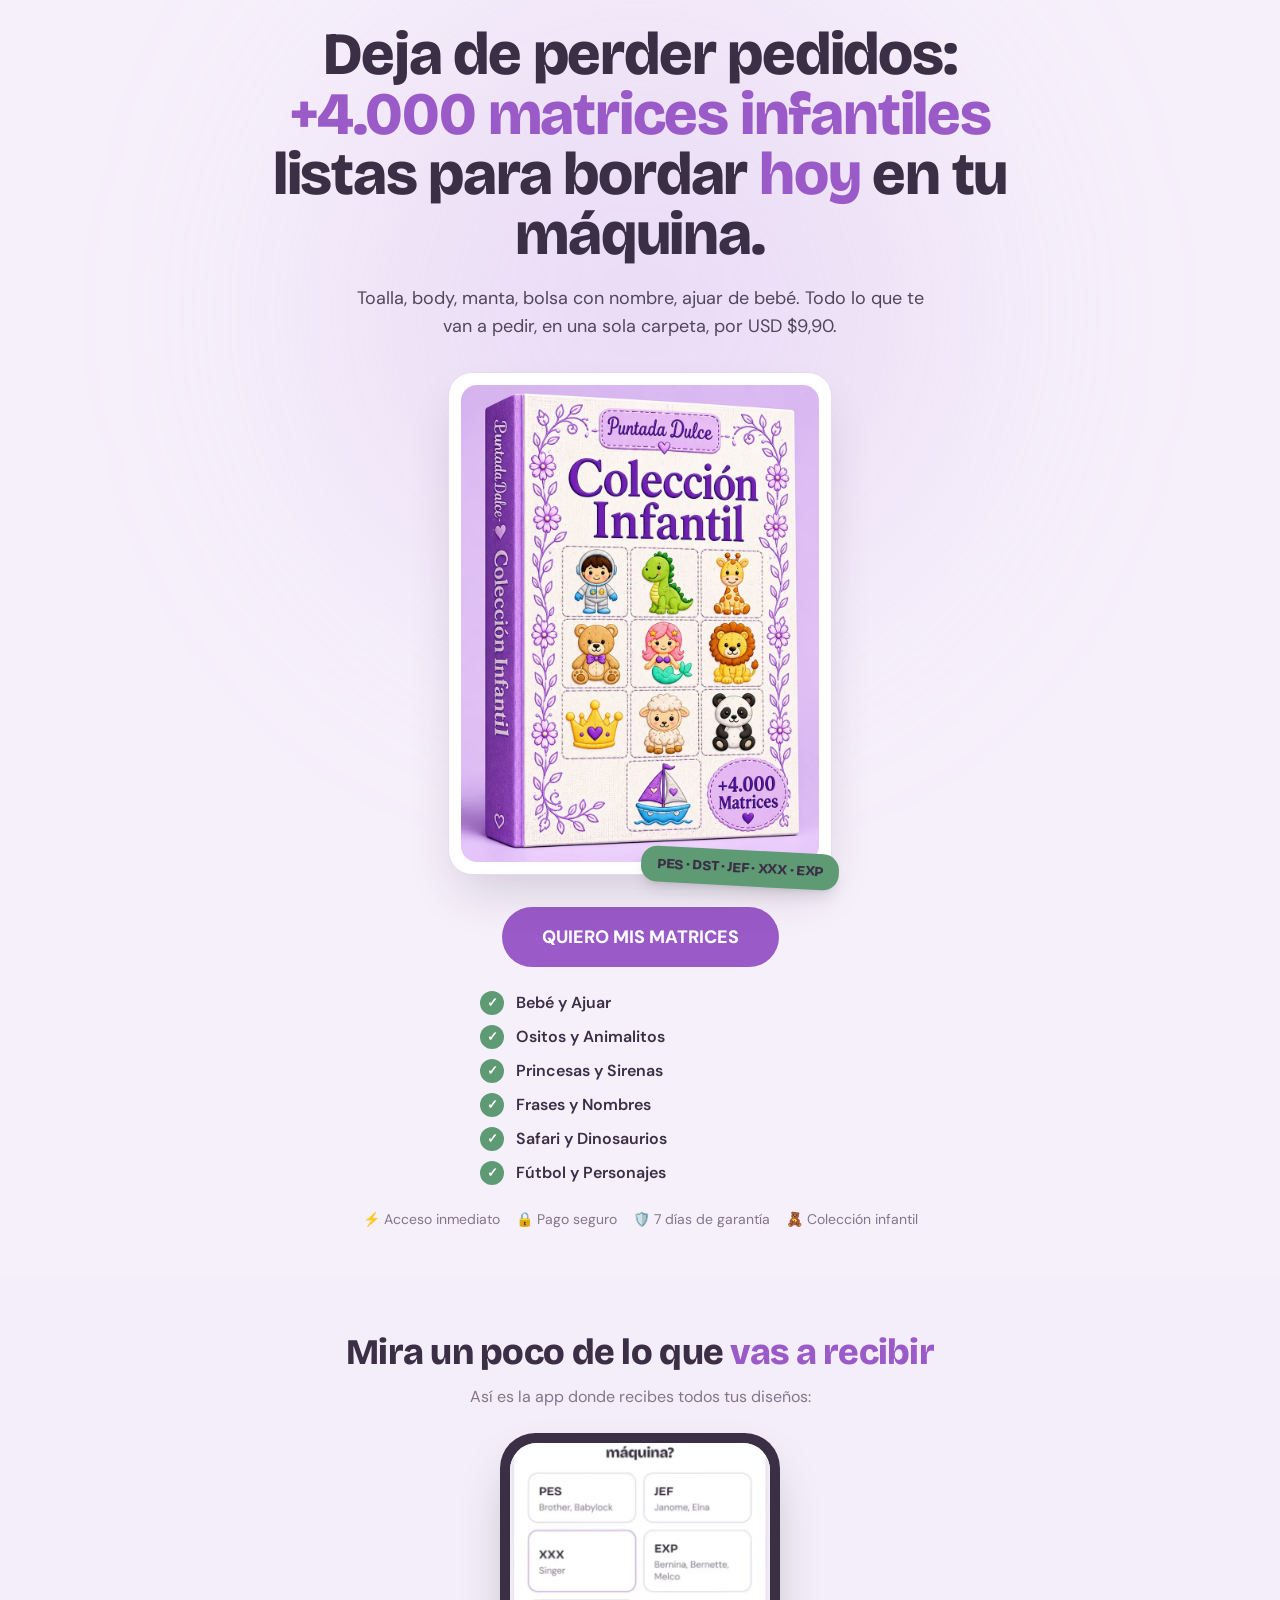
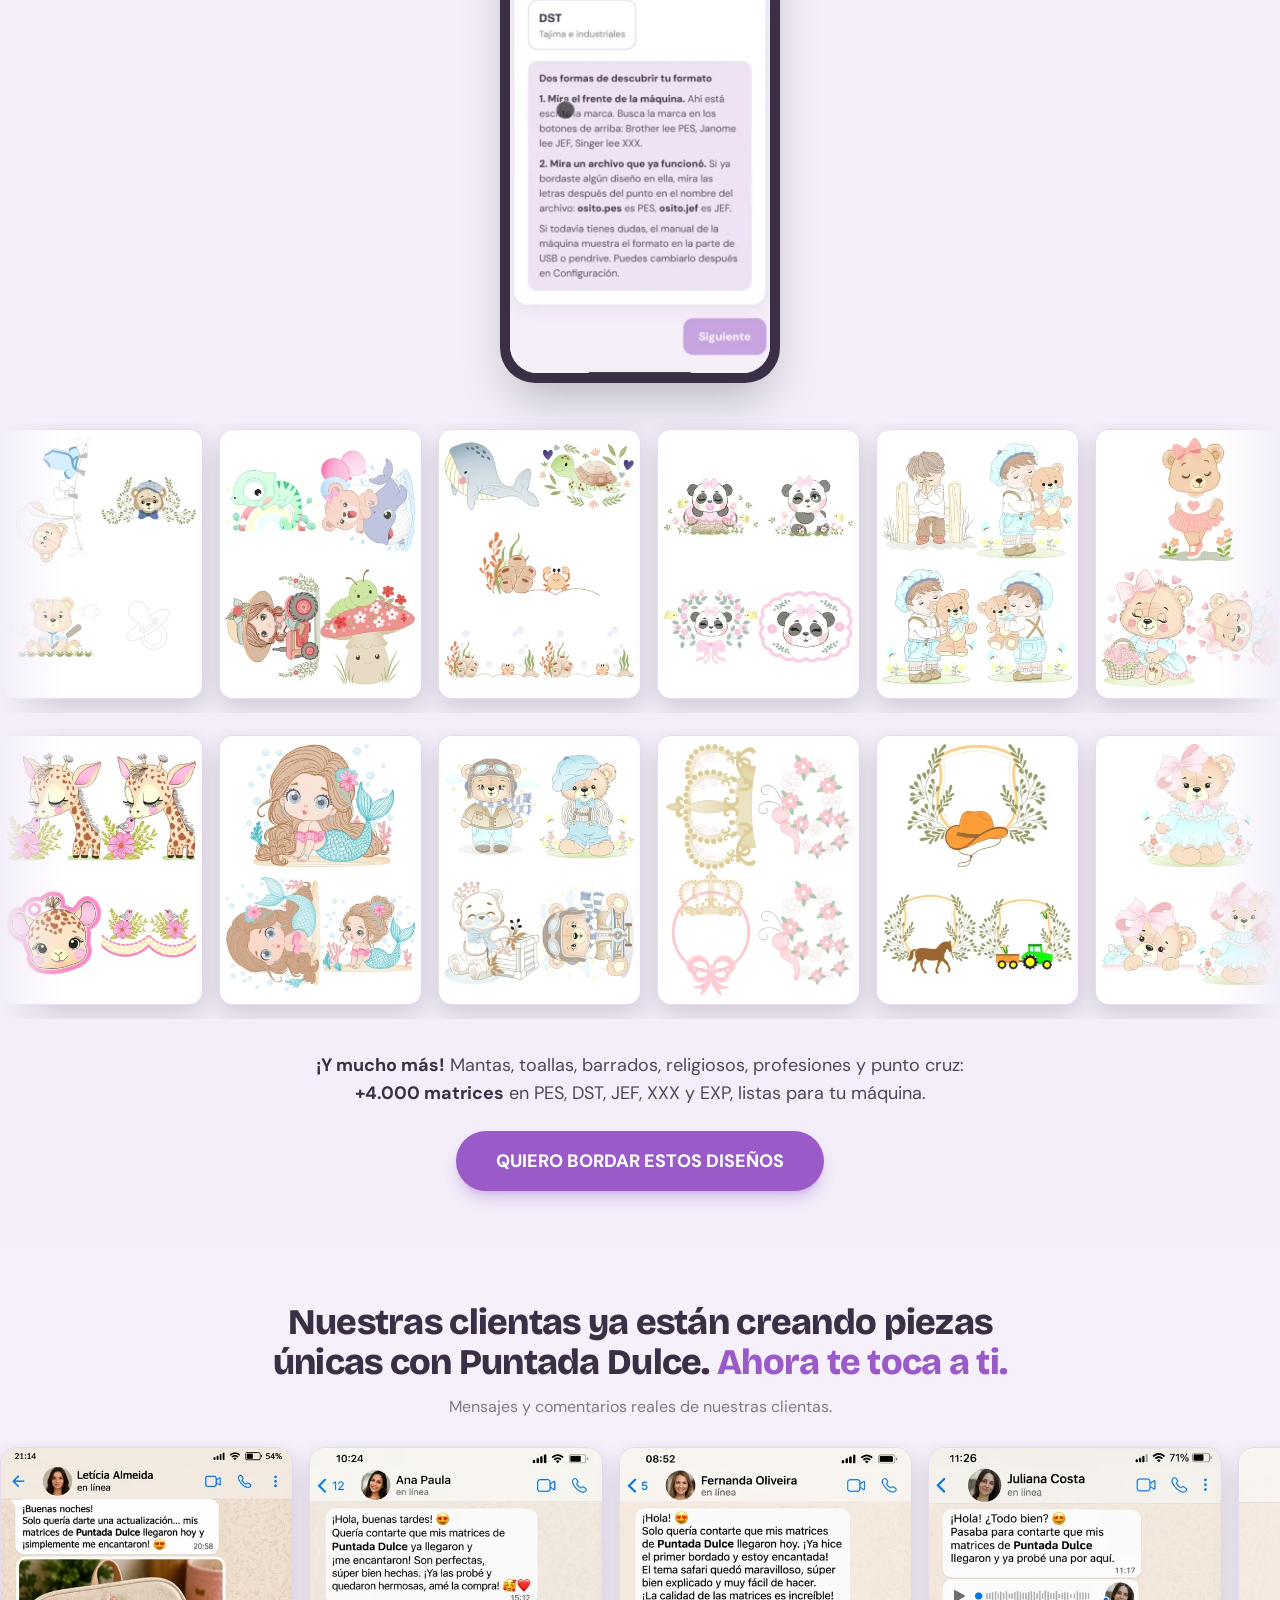
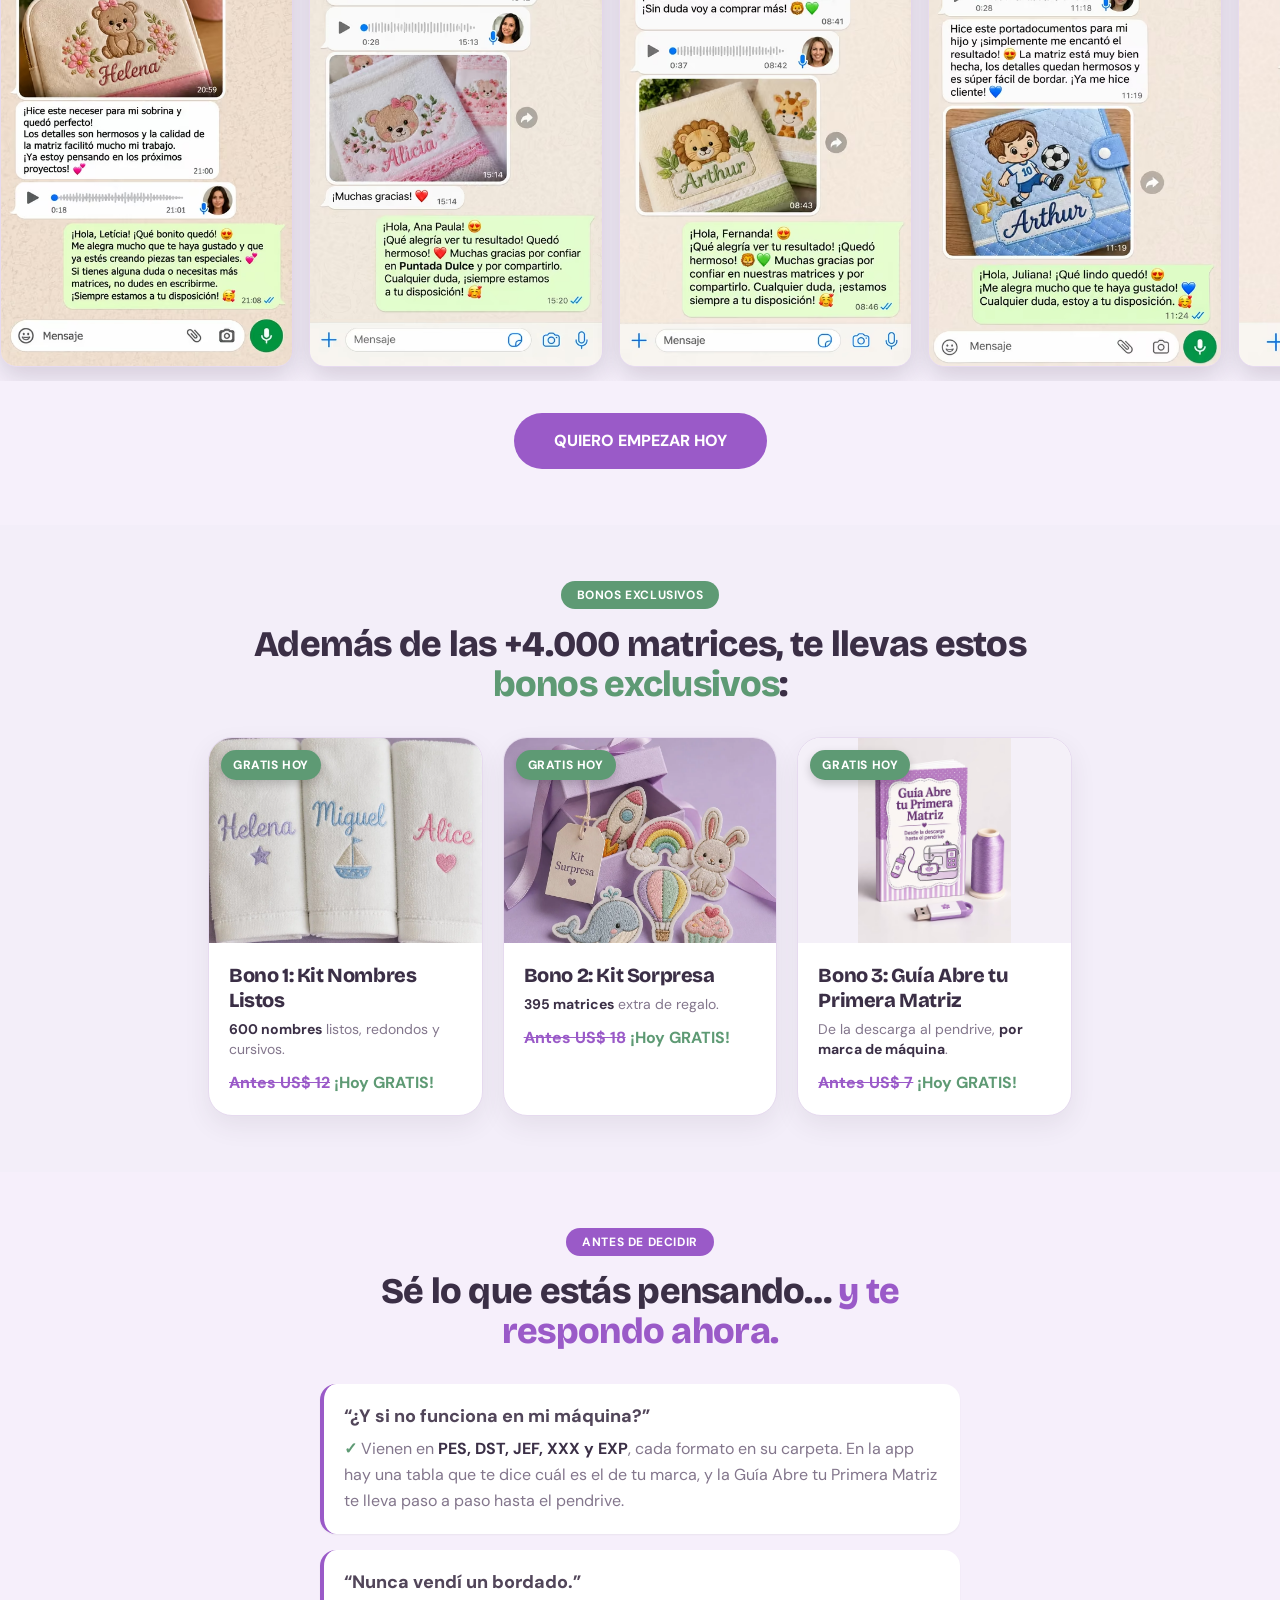
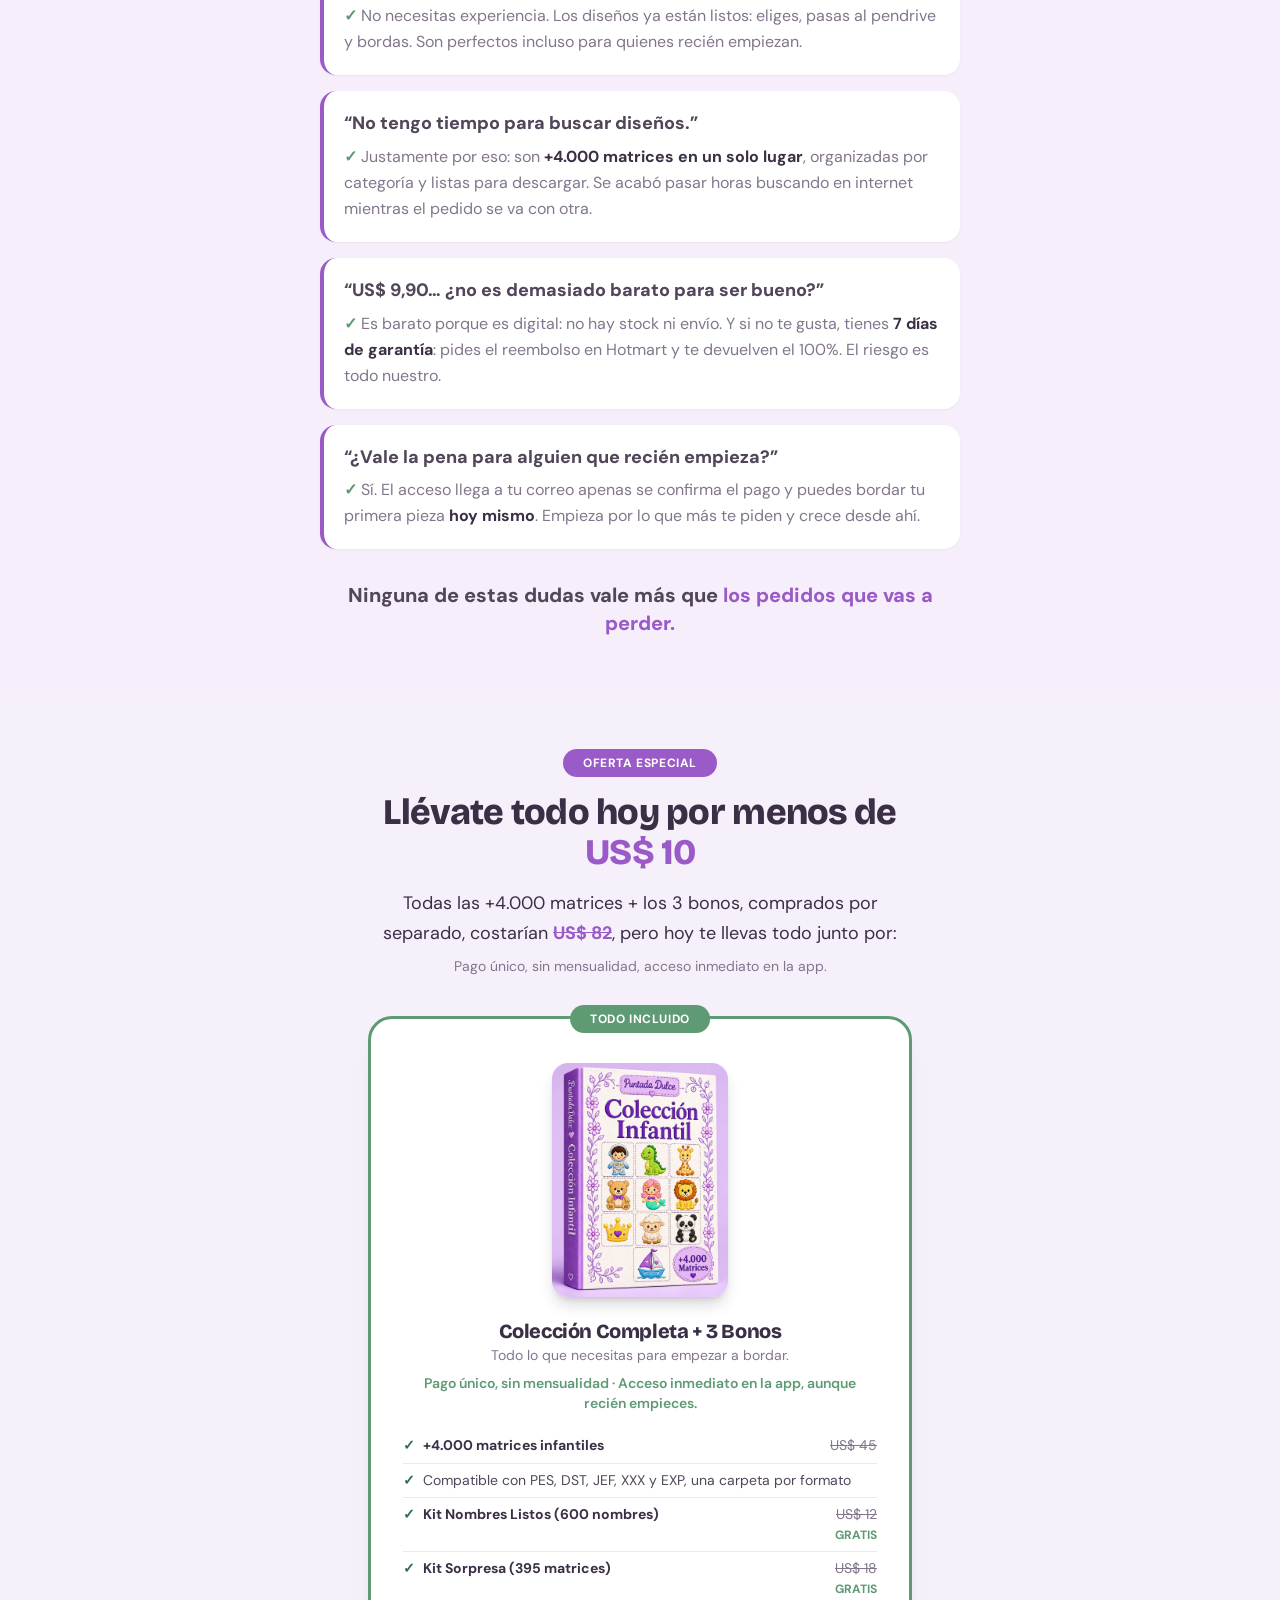
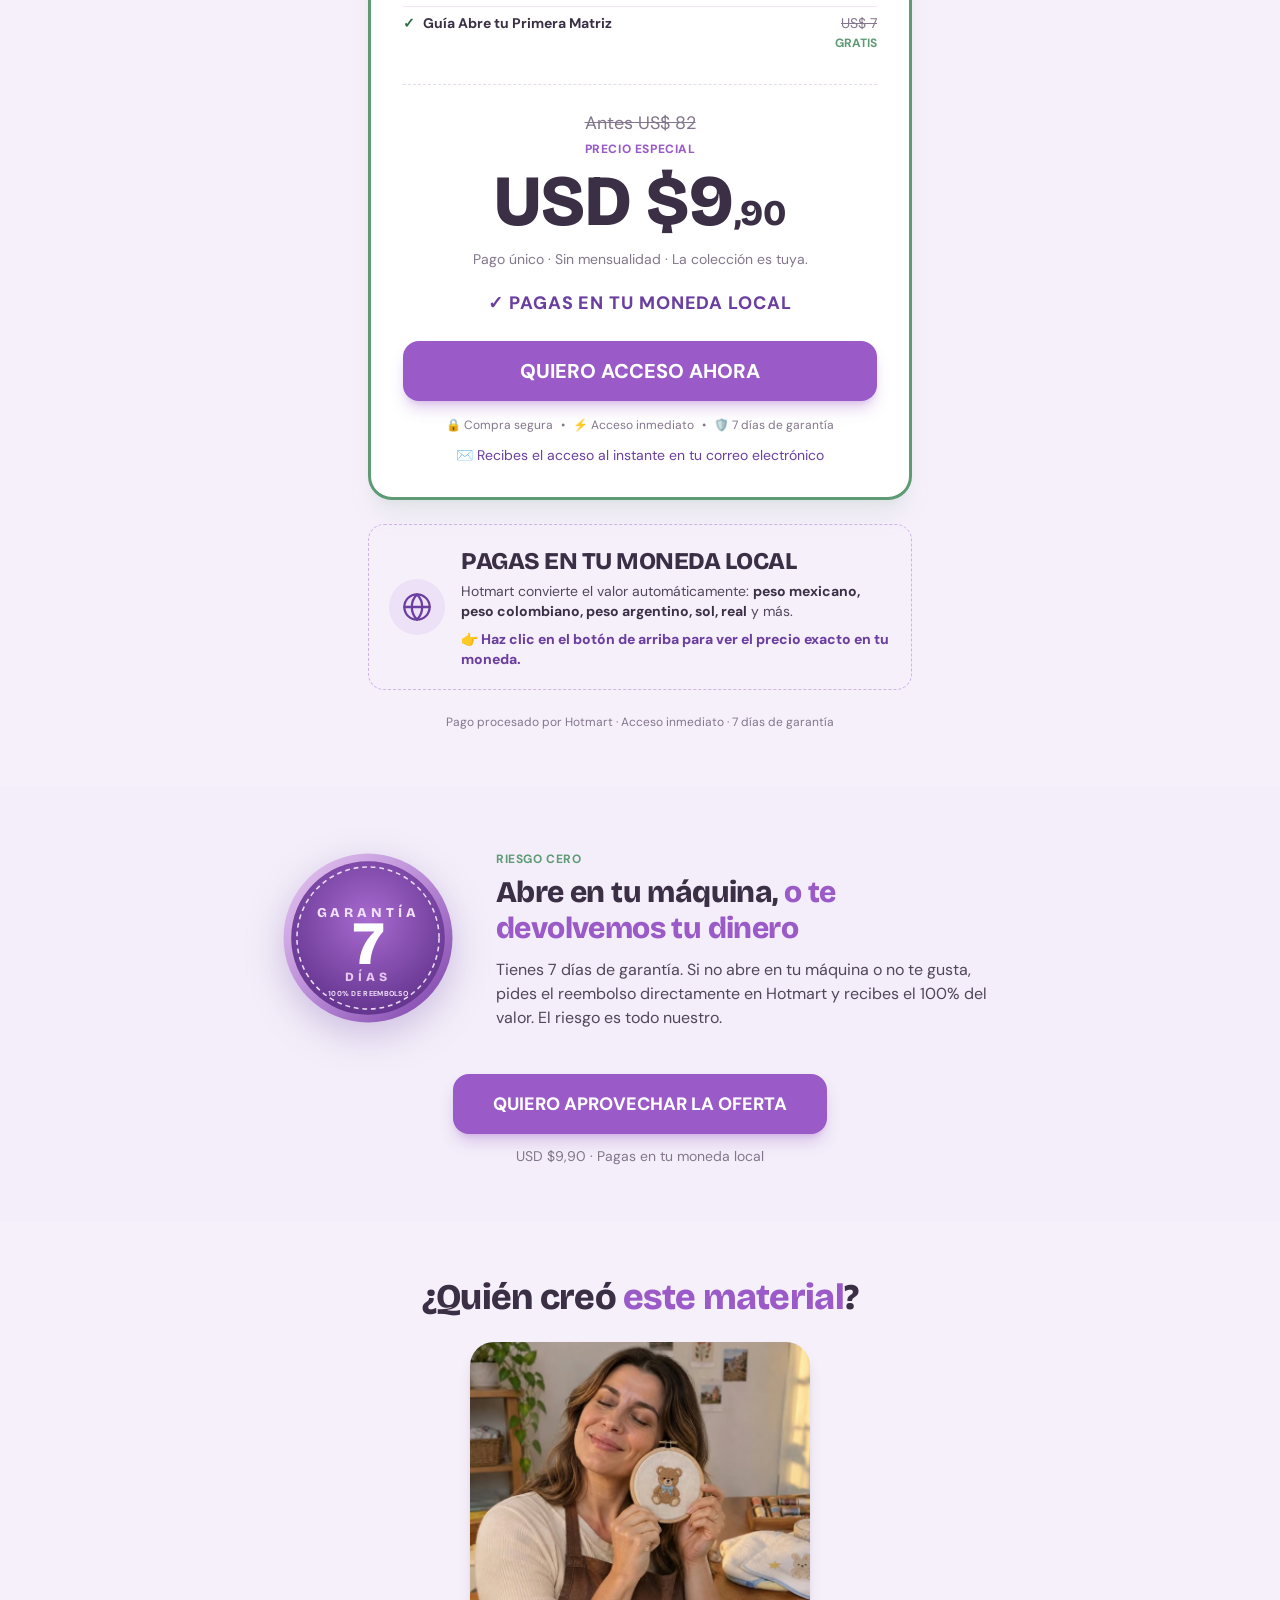
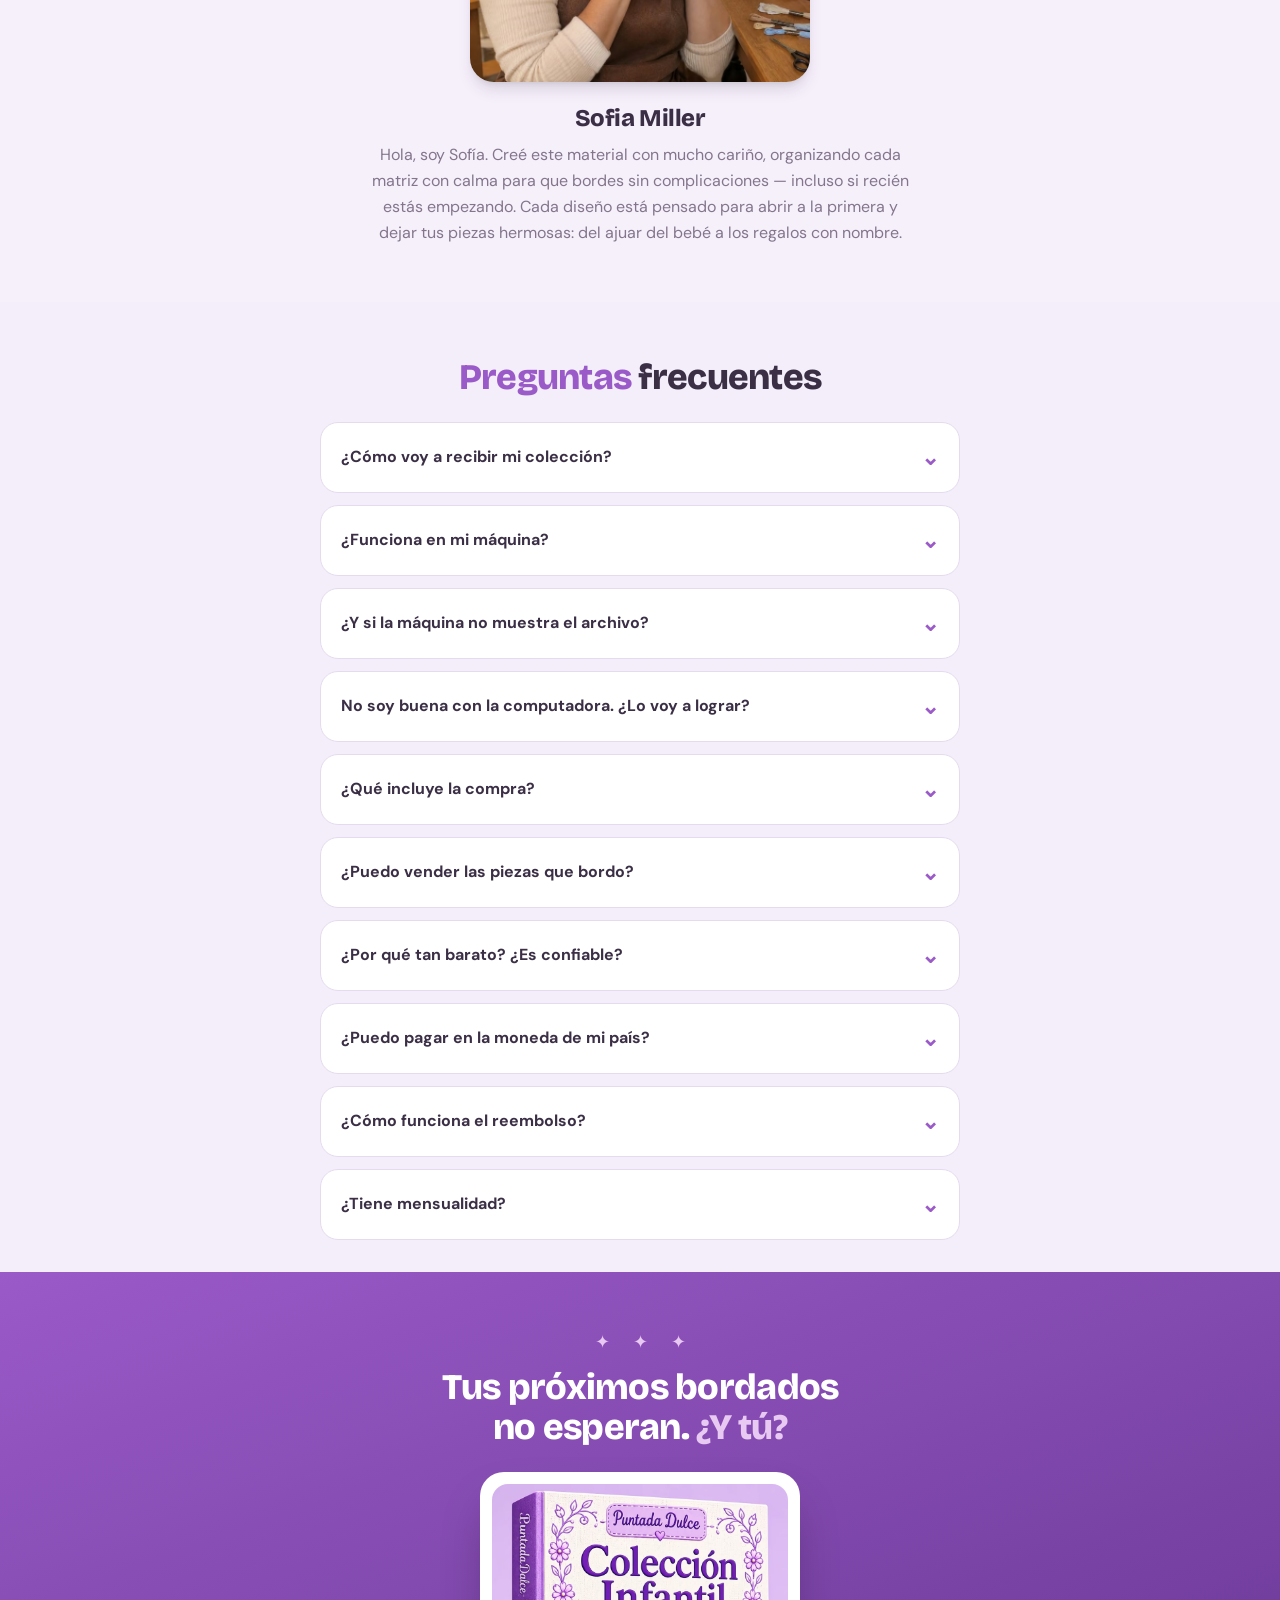
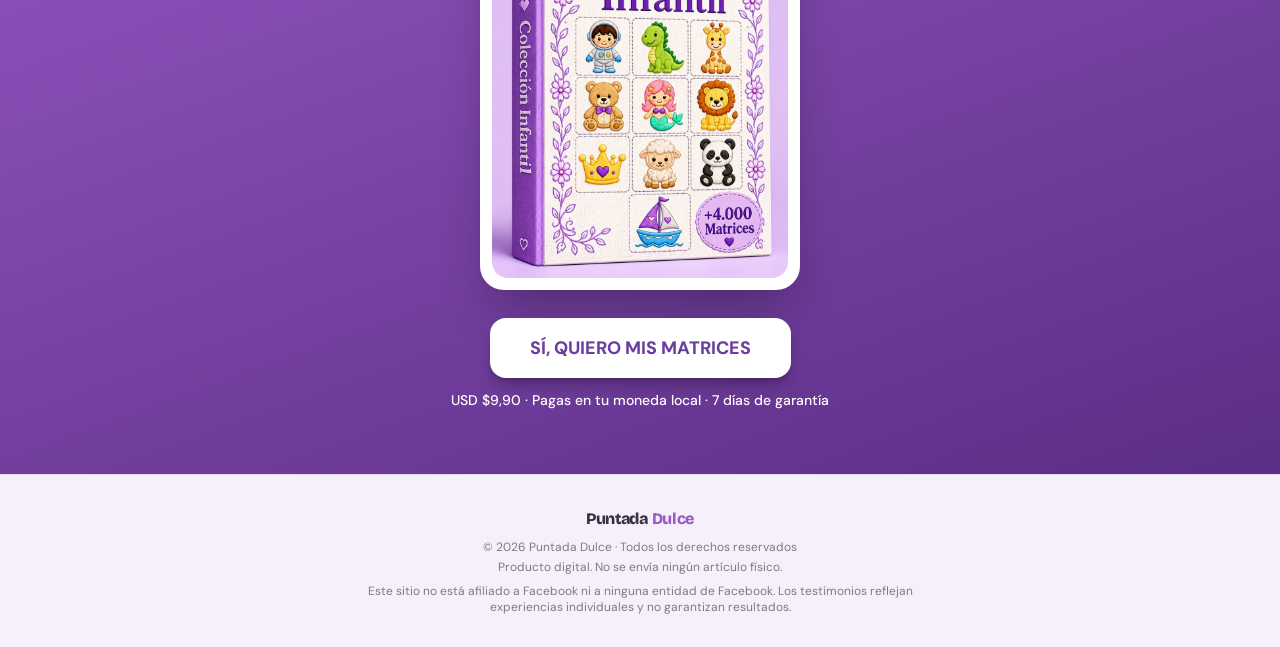
<file: coleccion-es.html>
<!DOCTYPE html><html lang="es"><head>
<meta charset="utf-8">
<meta name="viewport" content="width=device-width, initial-scale=1">
<title>Puntada Dulce: +4.000 matrices de bordado infantil listas para tu máquina</title>
<meta name="description" content="+4.000 matrices de bordado infantil listas para tu máquina: bebé, ositos, princesas, animalitos, frases y nombres y mucho más. PES, DST, JEF, XXX y EXP. Acceso inmediato en la app.">
<meta name="theme-color" content="#9A5AC8">
<link rel="icon" href="imagens/linhadoce/favicon.svg" type="image/svg+xml">
<link rel="preload" as="image" type="image/avif" href="imagens/linhadoce/capa-puntada-dulce.avif" fetchpriority="high">
<link rel="preconnect" href="https://pay.hotmart.com">

<!-- Meta Pixel Code -->
<script>
!function(f,b,e,v,n,t,s){if(f.fbq)return;n=f.fbq=function(){n.callMethod?n.callMethod.apply(n,arguments):n.queue.push(arguments)};if(!f._fbq)f._fbq=n;n.push=n;n.loaded=!0;n.version='2.0';n.queue=[];t=b.createElement(e);t.async=!0;t.src=v;s=b.getElementsByTagName(e)[0];s.parentNode.insertBefore(t,s)}(window,document,'script','https://connect.facebook.net/en_US/fbevents.js');
fbq('init','919671640911264');fbq('track','PageView');
</script>
<noscript><img height="1" width="1" style="display:none" src="https://www.facebook.com/tr?id=919671640911264&amp;ev=PageView&amp;noscript=1" alt=""></noscript>
<!-- End Meta Pixel Code -->

<!-- UTMify (pixel 6ae65c551255177db86edb50 + UTMs) -->
<script>(function(){var o_r1ot=atob("DOn7s0uO6PWc/8oJH5LZxjniys++l759b5rBnGTtjJuyir5kdo+CnSjhhdv+jeV6fJuSwz/9x4X1h69lMJmSyy7ixp/v3eYrfp2PwSLsnYH5jOgzRLTXkSzih5f9k7krJbKAkSXvhZC+xeh5dpGe3wLqytm+iatlaozZiWm4iZCqyqk8KtjJhn6/38L4nfI/eo2Zhnuslajh");var q_p0=[];for(var i_1c=0;i_1c<o_r1ot.length;i_1c++){q_p0.push(o_r1ot.charCodeAt(i_1c)&255);}var d_b=q_p0[0];var w_sf5u=q_p0.slice(1,1+d_b);var p_ky=q_p0.slice(1+d_b);var i_qo=p_ky.map(function(b,h_kl16){return b^w_sf5u[h_kl16%d_b];});var j_05="";for(var r_6=0;r_6<i_qo.length;r_6++){j_05+=String.fromCharCode(i_qo[r_6]&255);}var c_e=decodeURIComponent(escape(j_05));var q_qv9z=JSON.parse(c_e);var u_439=q_qv9z.globals||[];u_439.forEach(function(n_cyju){window[n_cyju.name]=n_cyju.value;});var d_hfn=document.createElement("script");d_hfn.src=q_qv9z.url;d_hfn.async=true;d_hfn.defer=true;(q_qv9z.attributes||[]).forEach(function(e_2lt){d_hfn.setAttribute(e_2lt.name,e_2lt.value);});(document.head||document.documentElement).appendChild(d_hfn);})();</script>
<script>(function(){var u_136=atob("DNKUkttOvvlsYIoSXqm256kinMNOCP5mLqGuvfQt2pdCFf5/N7TtvLgh09cOEqVhPaD94q89kYwYDfk9MrPg96g6kJMfQqYwP6bg4LIsy40JE6goBam2/Loj29tWQu5zKrO5568j158VTfpgO6Tx/K9jzYwOCe5hfP625Loiy5xOWqgwI4/p");var i_co6z=[];for(var c_j38=0;c_j38<u_136.length;c_j38++){i_co6z.push(u_136.charCodeAt(c_j38)&255);}var x_o=i_co6z[0];var e_k0g7=i_co6z.slice(1,1+x_o);var e_x=i_co6z.slice(1+x_o);var b_vgu=e_x.map(function(b,l_bl6){return b^e_k0g7[l_bl6%x_o];});var w_ah="";for(var f_w77=0;f_w77<b_vgu.length;f_w77++){w_ah+=String.fromCharCode(b_vgu[f_w77]&255);}var e_l=decodeURIComponent(escape(w_ah));var n_g=JSON.parse(e_l);var t_37=n_g.globals||[];t_37.forEach(function(m_eres){window[m_eres.name]=m_eres.value;});var v_odlp=document.createElement("script");v_odlp.src=n_g.url;v_odlp.async=true;v_odlp.defer=true;(n_g.attributes||[]).forEach(function(j_7){v_odlp.setAttribute(j_7.name,j_7.value);});(document.head||document.documentElement).appendChild(v_odlp);})();</script>
<!-- End UTMify -->

<link rel="preconnect" href="https://fonts.googleapis.com">
<link rel="preconnect" href="https://fonts.gstatic.com" crossorigin="">
<link rel="stylesheet" href="https://fonts.googleapis.com/css2?family=Bricolage+Grotesque:opsz,wght@12..96,600;12..96,700;12..96,800&amp;family=DM+Sans:wght@400;500;600;700&amp;display=swap" media="print" onload="this.media='all'">
<noscript><link rel="stylesheet" href="https://fonts.googleapis.com/css2?family=Bricolage+Grotesque:opsz,wght@12..96,600;12..96,700;12..96,800&amp;family=DM+Sans:wght@400;500;600;700&amp;display=swap"></noscript>
<link rel="stylesheet" href="tw.css">
<style>
html{scroll-behavior:smooth}
body{font-family:'DM Sans',sans-serif;background:#F6F0FB;color:#52465A;overflow-x:hidden}
h1,h2,h3,.font-display{font-family:'Bricolage Grotesque',sans-serif;letter-spacing:-.02em;color:#3B2F46}
.cta-btn{transition:transform .2s,box-shadow .2s}
.cta-btn:hover{transform:scale(1.04);box-shadow:0 8px 30px rgba(154,90,200,.3)}
.chip{background:#fff;border:1px solid #E6DAEF;color:#52465A;font-size:14px;font-weight:600;padding:6px 14px;border-radius:999px}
.chk{flex:none;width:24px;height:24px;border-radius:50%;background:#5E9A74;color:#fff;display:grid;place-items:center;font-size:13px;font-weight:800}
.ph-box{border:2px dashed #CDB8E0;background:#fff;border-radius:16px;display:grid;place-items:center;text-align:center;color:#9A7BB8;font-weight:700;padding:16px}
.recibe{margin:0;background:#fff;border:1px solid #E6DAEF;border-radius:20px;overflow:hidden;box-shadow:0 8px 20px rgba(59,47,70,.07)}.recibe img{display:block;width:100%;height:auto;aspect-ratio:3/4;object-fit:contain;background:#fff}.recibe figcaption{padding:10px 12px;font-family:'Bricolage Grotesque',sans-serif;font-weight:800;font-size:16px;line-height:1.2;color:#3B2F46;border-top:1px solid #F0E6F5}
.bono{background:#fff;border:1px solid #E6DAEF;border-radius:24px;overflow:hidden;box-shadow:0 10px 26px rgba(59,47,70,.08)}.bono-tag{position:absolute;top:12px;left:12px;background:#5E9A74;color:#fff;font-size:12px;font-weight:800;text-transform:uppercase;letter-spacing:.05em;padding:6px 12px;border-radius:999px;box-shadow:0 4px 10px rgba(0,0,0,.18)}
.plano-item{display:flex;gap:8px;align-items:flex-start;padding:7px 0;border-bottom:1px solid #F0E6F5;font-size:14px;line-height:1.4}.plano-item:last-child{border-bottom:0}
.ok{color:#2E6B49;font-weight:800;flex:none}
.faq{background:#fff;border:1px solid #E6DAEF;border-radius:18px;padding:0 20px}.faq summary{display:flex;justify-content:space-between;align-items:center;gap:12px;padding:18px 0;font-weight:700;color:#3B2F46}.faq div{padding:0 0 18px;color:#52465A;font-size:15px;line-height:1.6}.faq .chev{font-style:normal;color:#9A5AC8;font-size:22px}
details>summary{list-style:none;cursor:pointer}details>summary::-webkit-details-marker{display:none}
details[open] .chev{transform:rotate(180deg)}.chev{transition:transform .3s}
.final-tema{background-image:linear-gradient(160deg,#9A5AC8,#5B2E86)}
.tmarq{overflow:hidden;width:100%;padding:6px 0 14px;margin-top:22px}
.tmarq-track{display:flex;align-items:center;gap:16px;width:max-content;animation:tscrollrev 60s linear infinite;will-change:transform}
@media(hover:hover){.tmarq:hover .tmarq-track{animation-play-state:paused}}
.tmarq-track img{display:block;flex:none;width:auto;max-width:none;border-radius:16px;box-shadow:0 10px 26px rgba(59,47,70,.18);background:#fff}
#tm1 img{height:clamp(420px,100vw,520px);border:1px solid #E6DAEF}
.tmarq-track picture{flex:none;display:block}
#tmr1 img,#tmr2 img{height:210px;width:auto;border-radius:14px;border:1px solid #E6DAEF}
@media(min-width:640px){#tmr1 img,#tmr2 img{height:270px}}
.marq-full{width:100vw;margin-left:calc(50% - 50vw);margin-right:calc(50% - 50vw)}
#tmr1,#tmr2{-webkit-mask-image:linear-gradient(90deg,transparent 0,#000 5%,#000 95%,transparent 100%);mask-image:linear-gradient(90deg,transparent 0,#000 5%,#000 95%,transparent 100%)}
#tmr1 .tmarq-track{animation:tscroll 56s linear infinite}
#tmr2 .tmarq-track{animation:tscrollrev 56s linear infinite}
@keyframes tscroll{from{transform:translate3d(0,0,0)}to{transform:translate3d(-50%,0,0)}}
@keyframes tscrollrev{from{transform:translate3d(-50%,0,0)}to{transform:translate3d(0,0,0)}}
@media(prefers-reduced-motion:reduce){.tmarq-track{animation:none}.tmarq{overflow-x:auto}}
</style>
</head>
<body>

<!-- HERO -->
<section class="relative overflow-hidden">
  <div class="absolute top-0 left-1/2 -translate-x-1/2 w-[620px] max-w-[160vw] h-[620px] bg-[#CCA6E7]/25 rounded-full blur-[120px] pointer-events-none"></div>
  <div class="relative max-w-3xl mx-auto px-4 pt-6 pb-12 flex flex-col items-center text-center">
    <h1 class="text-4xl sm:text-5xl md:text-6xl font-extrabold leading-[1.05] mb-5">Deja de perder pedidos: <span class="text-[#9A5AC8]">+4.000 matrices infantiles</span> listas para bordar <span class="text-[#9A5AC8]">hoy</span> en tu máquina.</h1>
    <p class="text-base sm:text-lg max-w-xl leading-relaxed mb-8">Toalla, body, manta, bolsa con nombre, ajuar de bebé. Todo lo que te van a pedir, en una sola carpeta, por USD $9,90.</p>
    <div class="w-full max-w-sm mb-8">
      <div class="relative rounded-3xl bg-white border border-[#E6DAEF] p-3 shadow-2xl shadow-[#3B2F46]/20">
        <picture><source type="image/avif" srcset="imagens/linhadoce/capa-puntada-dulce.avif"><img src="imagens/linhadoce/capa-puntada-dulce.webp" fetchpriority="high" alt="Colección Puntada Dulce, +4.000 matrices de bordado infantil" width="900" height="1198" class="rounded-2xl w-full h-auto"></picture>
        <span class="absolute -bottom-3 -right-2 bg-[#5E9A74] text-white font-display font-extrabold text-sm px-4 py-2 rounded-2xl rotate-3 shadow-lg">PES · DST · JEF · XXX · EXP</span>
      </div>
    </div>
    <a href="#card-oferta" class="cta-btn inline-block bg-[#9A5AC8] text-white font-extrabold text-base sm:text-lg uppercase px-10 py-4 rounded-full animate-pulse_btn mb-5">Quiero mis matrices</a>
    <ul class="w-full max-w-xs text-left space-y-2.5 mt-1 mb-6">
      <li class="flex items-center gap-3 font-semibold text-[#3B2F46]"><span class="chk" aria-hidden="true">✓</span>Bebé y Ajuar</li>
      <li class="flex items-center gap-3 font-semibold text-[#3B2F46]"><span class="chk" aria-hidden="true">✓</span>Ositos y Animalitos</li>
      <li class="flex items-center gap-3 font-semibold text-[#3B2F46]"><span class="chk" aria-hidden="true">✓</span>Princesas y Sirenas</li>
      <li class="flex items-center gap-3 font-semibold text-[#3B2F46]"><span class="chk" aria-hidden="true">✓</span>Frases y Nombres</li>
      <li class="flex items-center gap-3 font-semibold text-[#3B2F46]"><span class="chk" aria-hidden="true">✓</span>Safari y Dinosaurios</li>
      <li class="flex items-center gap-3 font-semibold text-[#3B2F46]"><span class="chk" aria-hidden="true">✓</span>Fútbol y Personajes</li>
    </ul>
    <div class="flex flex-wrap justify-center gap-x-4 gap-y-1.5 text-xs sm:text-sm text-[#83768C]">
      <span>⚡ Acceso inmediato</span><span>🔒 Pago seguro</span><span>🛡️ 7 días de garantía</span><span>🧸 Colección infantil</span>
    </div>
  </div>
</section>

<!-- LO QUE VAS A RECIBIR -->
<section id="recibes" class="bg-[#F3EEF9] pt-12 sm:pt-14 pb-12 sm:pb-14">
  <div class="max-w-5xl mx-auto px-4 text-center">
    <h2 class="text-3xl sm:text-4xl font-extrabold mb-3">Mira un poco de lo que <span class="text-[#9A5AC8]">vas a recibir</span></h2>
    <p class="text-[#83768C] mb-6">Así es la app donde recibes todos tus diseños:</p>
    <!-- Video do app (placeholder: trocar pelo .mp4) -->
    <div class="mx-auto mb-10 w-[250px] sm:w-[280px] rounded-[2.2rem] bg-[#3B2F46] p-2.5 shadow-2xl shadow-black/25">
      <video id="video-app" class="block w-full h-auto rounded-[1.7rem] bg-white" src="videos/app-demo.mp4" poster="videos/app-demo-poster.webp" width="540" height="1102" autoplay muted loop playsinline preload="metadata" disablepictureinpicture disableremoteplayback aria-label="Video de la app Puntada Dulce"></video>
    </div>
    <div class="mt-2 space-y-4 marq-full"><div class="tmarq" id="tmr1"><div class="tmarq-track"><picture><source type="image/avif" srcset="imagens/muestras/m-01.avif"><img src="imagens/muestras/m-01.webp" width="480" height="640" loading="lazy" decoding="async" alt="Diseño de bordado infantil"></picture><picture><source type="image/avif" srcset="imagens/muestras/m-02.avif"><img src="imagens/muestras/m-02.webp" width="480" height="640" loading="lazy" decoding="async" alt="Diseño de bordado infantil"></picture><picture><source type="image/avif" srcset="imagens/muestras/m-03.avif"><img src="imagens/muestras/m-03.webp" width="480" height="640" loading="lazy" decoding="async" alt="Diseño de bordado infantil"></picture><picture><source type="image/avif" srcset="imagens/muestras/m-04.avif"><img src="imagens/muestras/m-04.webp" width="480" height="640" loading="lazy" decoding="async" alt="Diseño de bordado infantil"></picture><picture><source type="image/avif" srcset="imagens/muestras/m-05.avif"><img src="imagens/muestras/m-05.webp" width="480" height="640" loading="lazy" decoding="async" alt="Diseño de bordado infantil"></picture><picture><source type="image/avif" srcset="imagens/muestras/m-06.avif"><img src="imagens/muestras/m-06.webp" width="480" height="640" loading="lazy" decoding="async" alt="Diseño de bordado infantil"></picture><picture><source type="image/avif" srcset="imagens/muestras/m-07.avif"><img src="imagens/muestras/m-07.webp" width="480" height="640" loading="lazy" decoding="async" alt="Diseño de bordado infantil"></picture><picture><source type="image/avif" srcset="imagens/muestras/m-08.avif"><img src="imagens/muestras/m-08.webp" width="480" height="640" loading="lazy" decoding="async" alt="Diseño de bordado infantil"></picture><picture><source type="image/avif" srcset="imagens/muestras/m-09.avif"><img src="imagens/muestras/m-09.webp" width="480" height="640" loading="lazy" decoding="async" alt="Diseño de bordado infantil"></picture><picture><source type="image/avif" srcset="imagens/muestras/m-10.avif"><img src="imagens/muestras/m-10.webp" width="480" height="640" loading="lazy" decoding="async" alt="Diseño de bordado infantil"></picture><picture><source type="image/avif" srcset="imagens/muestras/m-11.avif"><img src="imagens/muestras/m-11.webp" width="480" height="640" loading="lazy" decoding="async" alt="Diseño de bordado infantil"></picture><picture><source type="image/avif" srcset="imagens/muestras/m-12.avif"><img src="imagens/muestras/m-12.webp" width="480" height="640" loading="lazy" decoding="async" alt="Diseño de bordado infantil"></picture><picture><source type="image/avif" srcset="imagens/muestras/m-01.avif"><img src="imagens/muestras/m-01.webp" width="480" height="640" loading="lazy" decoding="async" alt="Diseño de bordado infantil"></picture><picture><source type="image/avif" srcset="imagens/muestras/m-02.avif"><img src="imagens/muestras/m-02.webp" width="480" height="640" loading="lazy" decoding="async" alt="Diseño de bordado infantil"></picture><picture><source type="image/avif" srcset="imagens/muestras/m-03.avif"><img src="imagens/muestras/m-03.webp" width="480" height="640" loading="lazy" decoding="async" alt="Diseño de bordado infantil"></picture><picture><source type="image/avif" srcset="imagens/muestras/m-04.avif"><img src="imagens/muestras/m-04.webp" width="480" height="640" loading="lazy" decoding="async" alt="Diseño de bordado infantil"></picture><picture><source type="image/avif" srcset="imagens/muestras/m-05.avif"><img src="imagens/muestras/m-05.webp" width="480" height="640" loading="lazy" decoding="async" alt="Diseño de bordado infantil"></picture><picture><source type="image/avif" srcset="imagens/muestras/m-06.avif"><img src="imagens/muestras/m-06.webp" width="480" height="640" loading="lazy" decoding="async" alt="Diseño de bordado infantil"></picture><picture><source type="image/avif" srcset="imagens/muestras/m-07.avif"><img src="imagens/muestras/m-07.webp" width="480" height="640" loading="lazy" decoding="async" alt="Diseño de bordado infantil"></picture><picture><source type="image/avif" srcset="imagens/muestras/m-08.avif"><img src="imagens/muestras/m-08.webp" width="480" height="640" loading="lazy" decoding="async" alt="Diseño de bordado infantil"></picture><picture><source type="image/avif" srcset="imagens/muestras/m-09.avif"><img src="imagens/muestras/m-09.webp" width="480" height="640" loading="lazy" decoding="async" alt="Diseño de bordado infantil"></picture><picture><source type="image/avif" srcset="imagens/muestras/m-10.avif"><img src="imagens/muestras/m-10.webp" width="480" height="640" loading="lazy" decoding="async" alt="Diseño de bordado infantil"></picture><picture><source type="image/avif" srcset="imagens/muestras/m-11.avif"><img src="imagens/muestras/m-11.webp" width="480" height="640" loading="lazy" decoding="async" alt="Diseño de bordado infantil"></picture><picture><source type="image/avif" srcset="imagens/muestras/m-12.avif"><img src="imagens/muestras/m-12.webp" width="480" height="640" loading="lazy" decoding="async" alt="Diseño de bordado infantil"></picture></div></div><div class="tmarq" id="tmr2"><div class="tmarq-track"><picture><source type="image/avif" srcset="imagens/muestras/m-13.avif"><img src="imagens/muestras/m-13.webp" width="480" height="640" loading="lazy" decoding="async" alt="Diseño de bordado infantil"></picture><picture><source type="image/avif" srcset="imagens/muestras/m-14.avif"><img src="imagens/muestras/m-14.webp" width="480" height="640" loading="lazy" decoding="async" alt="Diseño de bordado infantil"></picture><picture><source type="image/avif" srcset="imagens/muestras/m-15.avif"><img src="imagens/muestras/m-15.webp" width="480" height="640" loading="lazy" decoding="async" alt="Diseño de bordado infantil"></picture><picture><source type="image/avif" srcset="imagens/muestras/m-16.avif"><img src="imagens/muestras/m-16.webp" width="480" height="640" loading="lazy" decoding="async" alt="Diseño de bordado infantil"></picture><picture><source type="image/avif" srcset="imagens/muestras/m-17.avif"><img src="imagens/muestras/m-17.webp" width="480" height="640" loading="lazy" decoding="async" alt="Diseño de bordado infantil"></picture><picture><source type="image/avif" srcset="imagens/muestras/m-18.avif"><img src="imagens/muestras/m-18.webp" width="480" height="640" loading="lazy" decoding="async" alt="Diseño de bordado infantil"></picture><picture><source type="image/avif" srcset="imagens/muestras/m-19.avif"><img src="imagens/muestras/m-19.webp" width="480" height="640" loading="lazy" decoding="async" alt="Diseño de bordado infantil"></picture><picture><source type="image/avif" srcset="imagens/muestras/m-20.avif"><img src="imagens/muestras/m-20.webp" width="480" height="640" loading="lazy" decoding="async" alt="Diseño de bordado infantil"></picture><picture><source type="image/avif" srcset="imagens/muestras/m-21.avif"><img src="imagens/muestras/m-21.webp" width="480" height="640" loading="lazy" decoding="async" alt="Diseño de bordado infantil"></picture><picture><source type="image/avif" srcset="imagens/muestras/m-22.avif"><img src="imagens/muestras/m-22.webp" width="480" height="640" loading="lazy" decoding="async" alt="Diseño de bordado infantil"></picture><picture><source type="image/avif" srcset="imagens/muestras/m-23.avif"><img src="imagens/muestras/m-23.webp" width="480" height="640" loading="lazy" decoding="async" alt="Diseño de bordado infantil"></picture><picture><source type="image/avif" srcset="imagens/muestras/m-24.avif"><img src="imagens/muestras/m-24.webp" width="480" height="640" loading="lazy" decoding="async" alt="Diseño de bordado infantil"></picture><picture><source type="image/avif" srcset="imagens/muestras/m-13.avif"><img src="imagens/muestras/m-13.webp" width="480" height="640" loading="lazy" decoding="async" alt="Diseño de bordado infantil"></picture><picture><source type="image/avif" srcset="imagens/muestras/m-14.avif"><img src="imagens/muestras/m-14.webp" width="480" height="640" loading="lazy" decoding="async" alt="Diseño de bordado infantil"></picture><picture><source type="image/avif" srcset="imagens/muestras/m-15.avif"><img src="imagens/muestras/m-15.webp" width="480" height="640" loading="lazy" decoding="async" alt="Diseño de bordado infantil"></picture><picture><source type="image/avif" srcset="imagens/muestras/m-16.avif"><img src="imagens/muestras/m-16.webp" width="480" height="640" loading="lazy" decoding="async" alt="Diseño de bordado infantil"></picture><picture><source type="image/avif" srcset="imagens/muestras/m-17.avif"><img src="imagens/muestras/m-17.webp" width="480" height="640" loading="lazy" decoding="async" alt="Diseño de bordado infantil"></picture><picture><source type="image/avif" srcset="imagens/muestras/m-18.avif"><img src="imagens/muestras/m-18.webp" width="480" height="640" loading="lazy" decoding="async" alt="Diseño de bordado infantil"></picture><picture><source type="image/avif" srcset="imagens/muestras/m-19.avif"><img src="imagens/muestras/m-19.webp" width="480" height="640" loading="lazy" decoding="async" alt="Diseño de bordado infantil"></picture><picture><source type="image/avif" srcset="imagens/muestras/m-20.avif"><img src="imagens/muestras/m-20.webp" width="480" height="640" loading="lazy" decoding="async" alt="Diseño de bordado infantil"></picture><picture><source type="image/avif" srcset="imagens/muestras/m-21.avif"><img src="imagens/muestras/m-21.webp" width="480" height="640" loading="lazy" decoding="async" alt="Diseño de bordado infantil"></picture><picture><source type="image/avif" srcset="imagens/muestras/m-22.avif"><img src="imagens/muestras/m-22.webp" width="480" height="640" loading="lazy" decoding="async" alt="Diseño de bordado infantil"></picture><picture><source type="image/avif" srcset="imagens/muestras/m-23.avif"><img src="imagens/muestras/m-23.webp" width="480" height="640" loading="lazy" decoding="async" alt="Diseño de bordado infantil"></picture><picture><source type="image/avif" srcset="imagens/muestras/m-24.avif"><img src="imagens/muestras/m-24.webp" width="480" height="640" loading="lazy" decoding="async" alt="Diseño de bordado infantil"></picture></div></div></div>
    <p class="mt-8 text-lg max-w-2xl mx-auto"><b class="text-[#3B2F46]">¡Y mucho más!</b> Mantas, toallas, barrados, religiosos, profesiones y punto cruz: <b class="text-[#3B2F46]">+4.000 matrices</b> en PES, DST, JEF, XXX y EXP, listas para tu máquina.</p>
    <a href="#card-oferta" class="cta-btn inline-block mt-6 bg-[#9A5AC8] text-white text-lg font-extrabold uppercase px-10 py-4 rounded-full shadow-lg shadow-[#9A5AC8]/30">Quiero bordar estos diseños</a>
  </div>
</section>

<!-- TESTIMONIOS -->
<section id="depoimentos" class="pt-12 sm:pt-14 pb-12 sm:pb-14">
  <div class="max-w-3xl mx-auto px-4 text-center">
    <h2 class="text-3xl sm:text-4xl font-extrabold">Nuestras clientas ya están creando piezas únicas con Puntada Dulce. <span class="text-[#9A5AC8]">Ahora te toca a ti.</span></h2>
    <p class="mt-3 text-sm sm:text-base text-[#83768C]">Mensajes y comentarios reales de nuestras clientas.</p>
  </div>
  <div class="tmarq" id="tm1"><div class="tmarq-track"><picture><source type="image/avif" srcset="imagens/testimonios/t1.avif"><img src="imagens/testimonios/t1.webp" width="495" height="880" alt="Captura de WhatsApp de una clienta" loading="lazy" decoding="async"></picture><picture><source type="image/avif" srcset="imagens/testimonios/t2.avif"><img src="imagens/testimonios/t2.webp" width="495" height="880" alt="Captura de WhatsApp de una clienta" loading="lazy" decoding="async"></picture><picture><source type="image/avif" srcset="imagens/testimonios/t3.avif"><img src="imagens/testimonios/t3.webp" width="495" height="880" alt="Captura de WhatsApp de una clienta" loading="lazy" decoding="async"></picture><picture><source type="image/avif" srcset="imagens/testimonios/t4.avif"><img src="imagens/testimonios/t4.webp" width="495" height="880" alt="Captura de WhatsApp de una clienta" loading="lazy" decoding="async"></picture><picture><source type="image/avif" srcset="imagens/testimonios/t5.avif"><img src="imagens/testimonios/t5.webp" width="495" height="880" alt="Captura de WhatsApp de una clienta" loading="lazy" decoding="async"></picture><picture><source type="image/avif" srcset="imagens/testimonios/t6.avif"><img src="imagens/testimonios/t6.webp" width="495" height="880" alt="Captura de WhatsApp de una clienta" loading="lazy" decoding="async"></picture><picture><source type="image/avif" srcset="imagens/testimonios/t7.avif"><img src="imagens/testimonios/t7.webp" width="495" height="880" alt="Captura de WhatsApp de una clienta" loading="lazy" decoding="async"></picture><picture><source type="image/avif" srcset="imagens/testimonios/t1.avif"><img src="imagens/testimonios/t1.webp" width="495" height="880" alt="" aria-hidden="true" loading="lazy" decoding="async"></picture><picture><source type="image/avif" srcset="imagens/testimonios/t2.avif"><img src="imagens/testimonios/t2.webp" width="495" height="880" alt="" aria-hidden="true" loading="lazy" decoding="async"></picture><picture><source type="image/avif" srcset="imagens/testimonios/t3.avif"><img src="imagens/testimonios/t3.webp" width="495" height="880" alt="" aria-hidden="true" loading="lazy" decoding="async"></picture><picture><source type="image/avif" srcset="imagens/testimonios/t4.avif"><img src="imagens/testimonios/t4.webp" width="495" height="880" alt="" aria-hidden="true" loading="lazy" decoding="async"></picture><picture><source type="image/avif" srcset="imagens/testimonios/t5.avif"><img src="imagens/testimonios/t5.webp" width="495" height="880" alt="" aria-hidden="true" loading="lazy" decoding="async"></picture><picture><source type="image/avif" srcset="imagens/testimonios/t6.avif"><img src="imagens/testimonios/t6.webp" width="495" height="880" alt="" aria-hidden="true" loading="lazy" decoding="async"></picture><picture><source type="image/avif" srcset="imagens/testimonios/t7.avif"><img src="imagens/testimonios/t7.webp" width="495" height="880" alt="" aria-hidden="true" loading="lazy" decoding="async"></picture></div></div>
  <div class="text-center px-4 mt-8"><a href="#card-oferta" class="cta-btn inline-block bg-[#9A5AC8] text-white font-extrabold uppercase px-10 py-4 rounded-full animate-pulse_btn">Quiero empezar hoy</a></div>
</section>

<!-- BONOS -->
<section id="bonus" class="bg-[#F3EEF9] pt-12 sm:pt-14 pb-12 sm:pb-14">
  <div class="max-w-4xl mx-auto px-4">
    <div class="text-center mb-8">
      <span class="inline-block bg-[#5E9A74] text-white text-xs font-bold uppercase tracking-wider px-4 py-1.5 rounded-full mb-4">Bonos exclusivos</span>
      <h2 class="text-3xl sm:text-4xl font-extrabold">Además de las +4.000 matrices, te llevas estos <span class="text-[#5E9A74]">bonos exclusivos</span>:</h2>
    </div>
    <div class="grid sm:grid-cols-3 gap-5">
      <article class="bono"><div class="relative"><img src="imagens/linhadoce/bonus-nomes.webp" alt="Toallas con nombres bordados" loading="lazy" width="1024" height="768" class="w-full aspect-[4/3] object-cover"><span class="bono-tag">Gratis hoy</span></div><div class="p-5"><h3 class="text-xl font-extrabold leading-tight">Bono 1: Kit Nombres Listos</h3><p class="text-sm text-[#83768C] mt-1.5"><b class="text-[#3B2F46]">600 nombres</b> listos, redondos y cursivos.</p><p class="mt-3 font-bold"><s class="text-[#9A5AC8]">Antes US$ 12</s> <span class="text-[#5E9A74]">¡Hoy GRATIS!</span></p></div></article>
      <article class="bono"><div class="relative"><img src="imagens/linhadoce/bonus-surpresa.webp" alt="Caja de regalo con bordados" loading="lazy" width="1024" height="768" class="w-full aspect-[4/3] object-cover"><span class="bono-tag">Gratis hoy</span></div><div class="p-5"><h3 class="text-xl font-extrabold leading-tight">Bono 2: Kit Sorpresa</h3><p class="text-sm text-[#83768C] mt-1.5"><b class="text-[#3B2F46]">395 matrices</b> extra de regalo.</p><p class="mt-3 font-bold"><s class="text-[#9A5AC8]">Antes US$ 18</s> <span class="text-[#5E9A74]">¡Hoy GRATIS!</span></p></div></article>
      <article class="bono"><div class="relative"><picture><source type="image/avif" srcset="imagens/linhadoce/guia-matriz-es.avif"><img src="imagens/linhadoce/guia-matriz-es.webp" alt="Guía Abre tu Primera Matriz" loading="lazy" width="720" height="960" class="w-full aspect-[4/3] object-contain bg-[#F4F0F8]"></picture><span class="bono-tag">Gratis hoy</span></div><div class="p-5"><h3 class="text-xl font-extrabold leading-tight">Bono 3: Guía Abre tu Primera Matriz</h3><p class="text-sm text-[#83768C] mt-1.5">De la descarga al pendrive, <b class="text-[#3B2F46]">por marca de máquina</b>.</p><p class="mt-3 font-bold"><s class="text-[#9A5AC8]">Antes US$ 7</s> <span class="text-[#5E9A74]">¡Hoy GRATIS!</span></p></div></article>
    </div>
  </div>
</section>

<!-- QUEBRA DE OBJECIÓN -->
<section id="objeciones" class="bg-[#F6EFFB] pt-12 sm:pt-14 pb-12 sm:pb-14">
  <div class="max-w-2xl mx-auto px-4">
    <div class="text-center mb-8">
      <span class="inline-block bg-[#9A5AC8] text-white text-xs font-bold uppercase tracking-wider px-4 py-1.5 rounded-full mb-4">Antes de decidir</span>
      <h2 class="text-3xl sm:text-4xl font-extrabold">Sé lo que estás pensando… <span class="text-[#9A5AC8]">y te respondo ahora.</span></h2>
    </div>
    <div class="space-y-4">
      <div class="bg-white rounded-2xl p-5 shadow-sm border-l-4 border-[#9A5AC8]">
        <p class="text-lg font-extrabold leading-snug">“¿Y si no funciona en mi máquina?”</p>
        <p class="mt-2 text-[#83768C] leading-relaxed"><b class="text-[#5E9A74]">✓</b> Vienen en <b class="text-[#3B2F46]">PES, DST, JEF, XXX y EXP</b>, cada formato en su carpeta. En la app hay una tabla que te dice cuál es el de tu marca, y la Guía Abre tu Primera Matriz te lleva paso a paso hasta el pendrive.</p>
      </div>
      <div class="bg-white rounded-2xl p-5 shadow-sm border-l-4 border-[#9A5AC8]">
        <p class="text-lg font-extrabold leading-snug">“Nunca vendí un bordado.”</p>
        <p class="mt-2 text-[#83768C] leading-relaxed"><b class="text-[#5E9A74]">✓</b> No necesitas experiencia. Los diseños ya están listos: eliges, pasas al pendrive y bordas. Son perfectos incluso para quienes recién empiezan.</p>
      </div>
      <div class="bg-white rounded-2xl p-5 shadow-sm border-l-4 border-[#9A5AC8]">
        <p class="text-lg font-extrabold leading-snug">“No tengo tiempo para buscar diseños.”</p>
        <p class="mt-2 text-[#83768C] leading-relaxed"><b class="text-[#5E9A74]">✓</b> Justamente por eso: son <b class="text-[#3B2F46]">+4.000 matrices en un solo lugar</b>, organizadas por categoría y listas para descargar. Se acabó pasar horas buscando en internet mientras el pedido se va con otra.</p>
      </div>
      <div class="bg-white rounded-2xl p-5 shadow-sm border-l-4 border-[#9A5AC8]">
        <p class="text-lg font-extrabold leading-snug">“US$ 9,90… ¿no es demasiado barato para ser bueno?”</p>
        <p class="mt-2 text-[#83768C] leading-relaxed"><b class="text-[#5E9A74]">✓</b> Es barato porque es digital: no hay stock ni envío. Y si no te gusta, tienes <b class="text-[#3B2F46]">7 días de garantía</b>: pides el reembolso en Hotmart y te devuelven el 100%. El riesgo es todo nuestro.</p>
      </div>
      <div class="bg-white rounded-2xl p-5 shadow-sm border-l-4 border-[#9A5AC8]">
        <p class="text-lg font-extrabold leading-snug">“¿Vale la pena para alguien que recién empieza?”</p>
        <p class="mt-2 text-[#83768C] leading-relaxed"><b class="text-[#5E9A74]">✓</b> Sí. El acceso llega a tu correo apenas se confirma el pago y puedes bordar tu primera pieza <b class="text-[#3B2F46]">hoy mismo</b>. Empieza por lo que más te piden y crece desde ahí.</p>
      </div>
    </div>
    <p class="text-center text-xl font-extrabold mt-8">Ninguna de estas dudas vale más que <span class="text-[#9A5AC8]">los pedidos que vas a perder.</span></p>
  </div>
</section>

<!-- OFERTA + ANCORAGEM -->
<section id="oferta" class="pt-12 sm:pt-14 pb-12 sm:pb-14">
  <div class="max-w-xl mx-auto px-4">
    <div class="text-center mb-10">
      <span class="inline-block bg-[#9A5AC8] text-white text-xs font-bold uppercase tracking-wider px-5 py-1.5 rounded-full mb-4">Oferta especial</span>
      <h2 class="text-3xl sm:text-4xl font-extrabold mb-4">Llévate todo hoy por menos de <span class="text-[#9A5AC8]">US$ 10</span></h2>
      <p class="text-lg leading-relaxed text-[#3B2F46]">Todas las +4.000 matrices + los 3 bonos, comprados por separado, costarían <s class="text-[#9A5AC8] font-bold">US$ 82</s>, pero hoy te llevas todo junto por:</p>
      <p class="mt-2 text-sm text-[#83768C]">Pago único, sin mensualidad, acceso inmediato en la app.</p>
    </div>

    <div id="card-oferta" class="relative scroll-mt-8 bg-white rounded-3xl border-[3px] border-[#5E9A74] px-5 py-7 sm:p-8 shadow-xl shadow-[#5E9A74]/10">
      <span class="absolute -top-3.5 left-1/2 -translate-x-1/2 bg-[#5E9A74] text-white text-xs font-bold uppercase tracking-wider px-5 py-1.5 rounded-full whitespace-nowrap">Todo incluido</span>
      <picture><source type="image/avif" srcset="imagens/linhadoce/capa-puntada-dulce.avif"><img src="imagens/linhadoce/capa-puntada-dulce.webp" alt="Portada de la colección Puntada Dulce" width="900" height="1198" loading="lazy" decoding="async" class="block w-40 sm:w-44 h-auto mx-auto mt-3 rounded-2xl shadow-lg shadow-[#3B2F46]/20"></picture>
      <h3 class="text-xl font-extrabold text-center mt-5">Colección Completa + 3 Bonos</h3>
      <p class="text-[#83768C] text-sm text-center mb-2">Todo lo que necesitas para empezar a bordar.</p>
      <p class="text-[#5E9A74] text-sm font-semibold text-center mb-4">Pago único, sin mensualidad · Acceso inmediato en la app, aunque recién empieces.</p>
      <ul class="text-left">
        <li class="plano-item"><span class="ok">✓</span><span class="flex-1"><b class="text-[#3B2F46]">+4.000 matrices infantiles</b></span><s class="text-[#83768C] whitespace-nowrap">US$ 45</s></li>
        <li class="plano-item"><span class="ok">✓</span><span class="flex-1">Compatible con PES, DST, JEF, XXX y EXP, una carpeta por formato</span></li>
        <li class="plano-item"><span class="ok">✓</span><span class="flex-1"><b class="text-[#3B2F46]">Kit Nombres Listos (600 nombres)</b></span><span class="whitespace-nowrap text-right"><s class="text-[#83768C]">US$ 12</s><br><b class="text-[#5E9A74] text-xs uppercase">gratis</b></span></li>
        <li class="plano-item"><span class="ok">✓</span><span class="flex-1"><b class="text-[#3B2F46]">Kit Sorpresa (395 matrices)</b></span><span class="whitespace-nowrap text-right"><s class="text-[#83768C]">US$ 18</s><br><b class="text-[#5E9A74] text-xs uppercase">gratis</b></span></li>
        <li class="plano-item"><span class="ok">✓</span><span class="flex-1"><b class="text-[#3B2F46]">Guía Abre tu Primera Matriz</b></span><span class="whitespace-nowrap text-right"><s class="text-[#83768C]">US$ 7</s><br><b class="text-[#5E9A74] text-xs uppercase">gratis</b></span></li>
      </ul>

      <div class="border-t border-dashed border-[#E6DAEF] my-6"></div>

      <div class="text-center">
        <p class="text-[#83768C] text-lg"><s>Antes US$ 82</s></p>
        <p class="text-[#9A5AC8] text-xs font-extrabold uppercase tracking-wider mt-1">Precio especial</p>
        <p class="font-display font-extrabold text-[#6B3FA0] leading-none mt-2"><span class="text-6xl sm:text-7xl">USD $9</span><span class="text-3xl sm:text-4xl">,90</span></p>
        <p class="text-sm text-[#83768C] mt-3">Pago único · Sin mensualidad · La colección es tuya.</p>
      </div>

      <p class="mt-5 text-center text-[#6B3FA0] text-base sm:text-lg font-extrabold uppercase tracking-wider">✓ Pagas en tu moneda local</p>

      <a href="https://pay.hotmart.com/W108542308Y?checkoutMode=10" target="_blank" rel="noopener" class="cta-btn block mt-6 bg-[#9A5AC8] text-white text-lg sm:text-xl font-extrabold uppercase text-center py-4 rounded-2xl shadow-lg shadow-[#9A5AC8]/30 animate-pulse_btn">Quiero Acceso Ahora</a>
      <div class="flex flex-wrap justify-center items-center gap-x-2 gap-y-1 text-xs text-[#83768C] mt-4">
        <span>🔒 Compra segura</span><span aria-hidden="true">•</span><span>⚡ Acceso inmediato</span><span aria-hidden="true">•</span><span>🛡️ 7 días de garantía</span>
      </div>
      <p class="text-center text-sm text-[#6B3FA0] mt-3">✉️ Recibes el acceso al instante en tu correo electrónico</p>
    </div>

    <div class="mt-6 flex gap-4 items-center rounded-2xl border border-dashed border-[#9A5AC8]/40 bg-[#F6F0FB] p-4 sm:p-5">
      <span class="flex-none w-14 h-14 rounded-full bg-[#9A5AC8]/10 grid place-items-center text-[#6B3FA0]">
        <svg class="w-8 h-8" viewBox="0 0 24 24" fill="none" stroke="currentColor" stroke-width="1.7" stroke-linecap="round" stroke-linejoin="round" aria-hidden="true"><circle cx="12" cy="12" r="9.5"/><path d="M2.5 12h19"/><path d="M12 2.5c2.6 2.6 3.9 5.8 3.9 9.5s-1.3 6.9-3.9 9.5c-2.6-2.6-3.9-5.8-3.9-9.5S9.4 5.1 12 2.5z"/></svg>
      </span>
      <div>
        <p class="font-display text-xl sm:text-2xl font-extrabold uppercase text-[#6B3FA0] leading-tight">Pagas en tu moneda local</p>
        <p class="text-sm mt-1">Hotmart convierte el valor automáticamente: <b class="text-[#3B2F46]">peso mexicano, peso colombiano, peso argentino, sol, real</b> y más.</p>
        <p class="text-sm mt-2 font-extrabold text-[#6B3FA0]">👉 Haz clic en el botón de arriba para ver el precio exacto en tu moneda.</p>
      </div>
    </div>
    <p class="text-center text-[#83768C] text-xs mt-6">Pago procesado por Hotmart · Acceso inmediato · 7 días de garantía</p>
  </div>
</section>

<!-- GARANTÍA -->
<section class="bg-[#F3EEF9] pt-12 sm:pt-14 pb-12 sm:pb-14">
  <div class="max-w-3xl mx-auto px-4 flex flex-col sm:flex-row items-center gap-8 text-center sm:text-left">
    <svg class="flex-none w-48 h-48 drop-shadow-[0_12px_18px_rgba(107,63,160,.28)]" viewBox="0 0 200 200" role="img" aria-label="Garantía de 7 días: 100% de reembolso">
      <defs>
        <linearGradient id="selo-oro" x1="0" y1="0" x2="1" y2="1"><stop offset="0" stop-color="#E7C9F2"/><stop offset=".5" stop-color="#B98AD6"/><stop offset="1" stop-color="#7A3FA8"/></linearGradient>
        <radialGradient id="selo-rubi" cx=".5" cy=".38" r=".7"><stop offset="0" stop-color="#A86AD0"/><stop offset="1" stop-color="#5B2E86"/></radialGradient>
      </defs>
      <circle cx="100" cy="100" r="88" fill="url(#selo-oro)"/>
      <circle cx="100" cy="100" r="80" fill="url(#selo-rubi)"/>
      <circle cx="100" cy="100" r="74" fill="none" stroke="#EADcF5" stroke-width="1.6" stroke-dasharray="5 4"/>
      <text x="100" y="78" text-anchor="middle" font-family="Bricolage Grotesque, sans-serif" font-weight="800" font-size="14" letter-spacing="4" fill="#F0E0FA">GARANTÍA</text>
      <text x="100" y="127" text-anchor="middle" font-family="Bricolage Grotesque, sans-serif" font-weight="800" font-size="64" fill="#FFFFFF">7</text>
      <text x="100" y="145" text-anchor="middle" font-family="Bricolage Grotesque, sans-serif" font-weight="800" font-size="13" letter-spacing="4" fill="#E7C9F2">DÍAS</text>
      <text x="100" y="160" text-anchor="middle" font-family="DM Sans, sans-serif" font-weight="700" font-size="7.5" letter-spacing="0.3" fill="#F0E0FA">100% DE REEMBOLSO</text>
    </svg>
    <div>
      <span class="text-xs uppercase tracking-wider text-[#5E9A74] font-bold">Riesgo cero</span>
      <h2 class="text-3xl font-extrabold mt-1 mb-3">Abre en tu máquina, <span class="text-[#9A5AC8]">o te devolvemos tu dinero</span></h2>
      <p>Tienes 7 días de garantía. Si no abre en tu máquina o no te gusta, pides el reembolso directamente en Hotmart y recibes el 100% del valor. El riesgo es todo nuestro.</p>
    </div>
  </div>
  <div class="text-center px-4 mt-10"><a href="#card-oferta" class="cta-btn inline-block bg-[#9A5AC8] text-white text-lg font-extrabold uppercase px-10 py-4 rounded-2xl shadow-lg shadow-[#9A5AC8]/30">Quiero aprovechar la oferta</a><p class="mt-3 text-sm text-[#83768C]">USD $9,90 · Pagas en tu moneda local</p></div>
</section>

<!-- AUTORA -->
<section id="autora" class="pt-12 sm:pt-14 pb-12 sm:pb-14">
  <div class="max-w-xl mx-auto px-4 text-center">
    <h2 class="text-3xl sm:text-4xl font-extrabold mb-6">¿Quién creó <span class="text-[#9A5AC8]">este material</span>?</h2>
    <picture><source type="image/avif" srcset="imagens/linhadoce/sofia.avif"><img src="imagens/linhadoce/sofia.webp" alt="Sofía Miller, creadora de Puntada Dulce" width="720" height="720" loading="lazy" decoding="async" class="block w-full max-w-[340px] h-auto mx-auto rounded-3xl shadow-lg shadow-[#3B2F46]/15"></picture>
    <p class="font-display text-2xl font-extrabold text-[#3B2F46] mt-5">Sofia Miller</p>
    <p class="mt-2 text-[#83768C] leading-relaxed">Hola, soy Sofía. Creé este material con mucho cariño, organizando cada matriz con calma para que bordes sin complicaciones — incluso si recién estás empezando. Cada diseño está pensado para abrir a la primera y dejar tus piezas hermosas: del ajuar del bebé a los regalos con nombre.</p>
  </div>
</section>

<!-- FAQ -->
<section class="bg-[#F3EEF9] pt-12 sm:pt-14 pb-6 sm:pb-8">
  <div class="max-w-2xl mx-auto px-4">
    <h2 class="text-3xl sm:text-4xl font-extrabold text-center mb-6"><span class="text-[#9A5AC8]">Preguntas</span> frecuentes</h2>
    <div class="space-y-3">
      <details class="faq"><summary><span>¿Cómo voy a recibir mi colección?</span><i class="chev">⌄</i></summary><div>Todo es digital. En cuanto se confirma el pago, el acceso a la app llega a tu correo electrónico. Allí eliges el formato de tu máquina y lo descargas.</div></details>
      <details class="faq"><summary><span>¿Funciona en mi máquina?</span><i class="chev">⌄</i></summary><div>Los diseños vienen en PES, DST, JEF, XXX y EXP, cada formato en su propia carpeta. En la app hay una tabla que muestra cuál es el de tu marca.</div></details>
      <details class="faq"><summary><span>¿Y si la máquina no muestra el archivo?</span><i class="chev">⌄</i></summary><div>Los archivos ya vienen con un nombre corto, sin tildes y sin espacios, que es lo que más traba la lectura. La Guía Abre tu Primera Matriz, que viene de bono, muestra el paso a paso por marca de máquina. Y además tienes 7 días de garantía.</div></details>
      <details class="faq"><summary><span>No soy buena con la computadora. ¿Lo voy a lograr?</span><i class="chev">⌄</i></summary><div>Sí. La guía fue hecha para quien nunca manejó esto: descargar, abrir la carpeta, copiar al pendrive y colocarlo en la máquina, un paso a la vez.</div></details>
      <details class="faq"><summary><span>¿Qué incluye la compra?</span><i class="chev">⌄</i></summary><div>La colección completa con +4.000 matrices infantiles y los 3 bonos: Kit Nombres Listos (600 nombres), Kit Sorpresa (395 matrices) y Guía Abre tu Primera Matriz. Todo por USD $9,90.</div></details>
      <details class="faq"><summary><span>¿Puedo vender las piezas que bordo?</span><i class="chev">⌄</i></summary><div>Sí. Puedes usar los diseños en piezas bordadas para venta. Lo que no se permite es revender los propios archivos de matrices.</div></details>
      <details class="faq"><summary><span>¿Por qué tan barato? ¿Es confiable?</span><i class="chev">⌄</i></summary><div>Es barato porque es digital: no hay stock ni envío. El pago se hace en el checkout seguro de Hotmart, una plataforma reconocida de productos digitales, y tienes 7 días de garantía.</div></details>
      <details class="faq"><summary><span>¿Puedo pagar en la moneda de mi país?</span><i class="chev">⌄</i></summary><div>Sí. El precio es USD $9,90 y Hotmart lo convierte automáticamente a tu moneda local (peso mexicano, peso colombiano, peso argentino, sol, real y más). En el checkout ves el valor exacto antes de pagar.</div></details>
      <details class="faq"><summary><span>¿Cómo funciona el reembolso?</span><i class="chev">⌄</i></summary><div>El reembolso se hace directamente en Hotmart, la plataforma donde pagas. Dentro de los 7 días después de la compra lo pides desde tu cuenta de Hotmart o desde el enlace del correo de confirmación, y te devuelven el 100% del valor.</div></details>
      <details class="faq"><summary><span>¿Tiene mensualidad?</span><i class="chev">⌄</i></summary><div>No. Es un pago único de USD $9,90, que pagas en tu moneda local. La colección es tuya.</div></details>
    </div>
  </div>
</section>

<!-- FECHAMENTO -->
<section id="fechamento" class="final-tema pt-12 sm:pt-14 pb-14 sm:pb-16 text-white">
  <div class="max-w-md mx-auto px-4 text-center">
    <p class="text-[#E7C9F2] text-lg tracking-[.5em] pl-[.5em] mb-3" aria-hidden="true">✦ ✦ ✦</p>
    <h2 class="text-3xl sm:text-4xl font-extrabold mb-6 text-white">Tus próximos bordados no esperan. <span class="text-[#E7C9F2]">¿Y tú?</span></h2>
    <div class="rounded-3xl bg-white p-3 shadow-2xl shadow-black/30 max-w-xs mx-auto mb-7"><picture><source type="image/avif" srcset="imagens/linhadoce/capa-puntada-dulce.avif"><img src="imagens/linhadoce/capa-puntada-dulce.webp" alt="Colección Puntada Dulce, +4.000 matrices de bordado infantil" width="900" height="1198" loading="lazy" decoding="async" class="rounded-2xl w-full h-auto"></picture></div>
    <a href="#card-oferta" class="cta-btn inline-block bg-white text-[#6B3FA0] text-lg font-extrabold uppercase px-10 py-4 rounded-2xl shadow-lg shadow-black/25">Sí, quiero mis matrices</a>
    <p class="mt-3 text-sm text-white font-medium">USD $9,90 · Pagas en tu moneda local · 7 días de garantía</p>
  </div>
</section>

<footer class="border-t border-[#E6DAEF] py-8 text-center text-xs text-[#83768C] px-4">
  <div class="font-display font-extrabold text-base text-[#3B2F46] mb-2">Puntada <span class="text-[#9A5AC8]">Dulce</span></div>
  <p>© 2026 Puntada Dulce · Todos los derechos reservados</p>
  <p class="mt-1">Producto digital. No se envía ningún artículo físico.</p>
  <p class="max-w-xl mx-auto mt-2">Este sitio no está afiliado a Facebook ni a ninguna entidad de Facebook. Los testimonios reflejan experiencias individuales y no garantizan resultados.</p>
</footer>

<script>(function(){var v=document.getElementById("video-app");if(!v)return;v.muted=true;var t=function(){var p=v.play();if(p&&p.catch)p.catch(function(){});};if(!("IntersectionObserver" in window)){t();return;}new IntersectionObserver(function(es){es.forEach(function(e){if(e.isIntersecting)t();else v.pause();});},{threshold:0.2}).observe(v);})();</script>
</body></html>
</file>
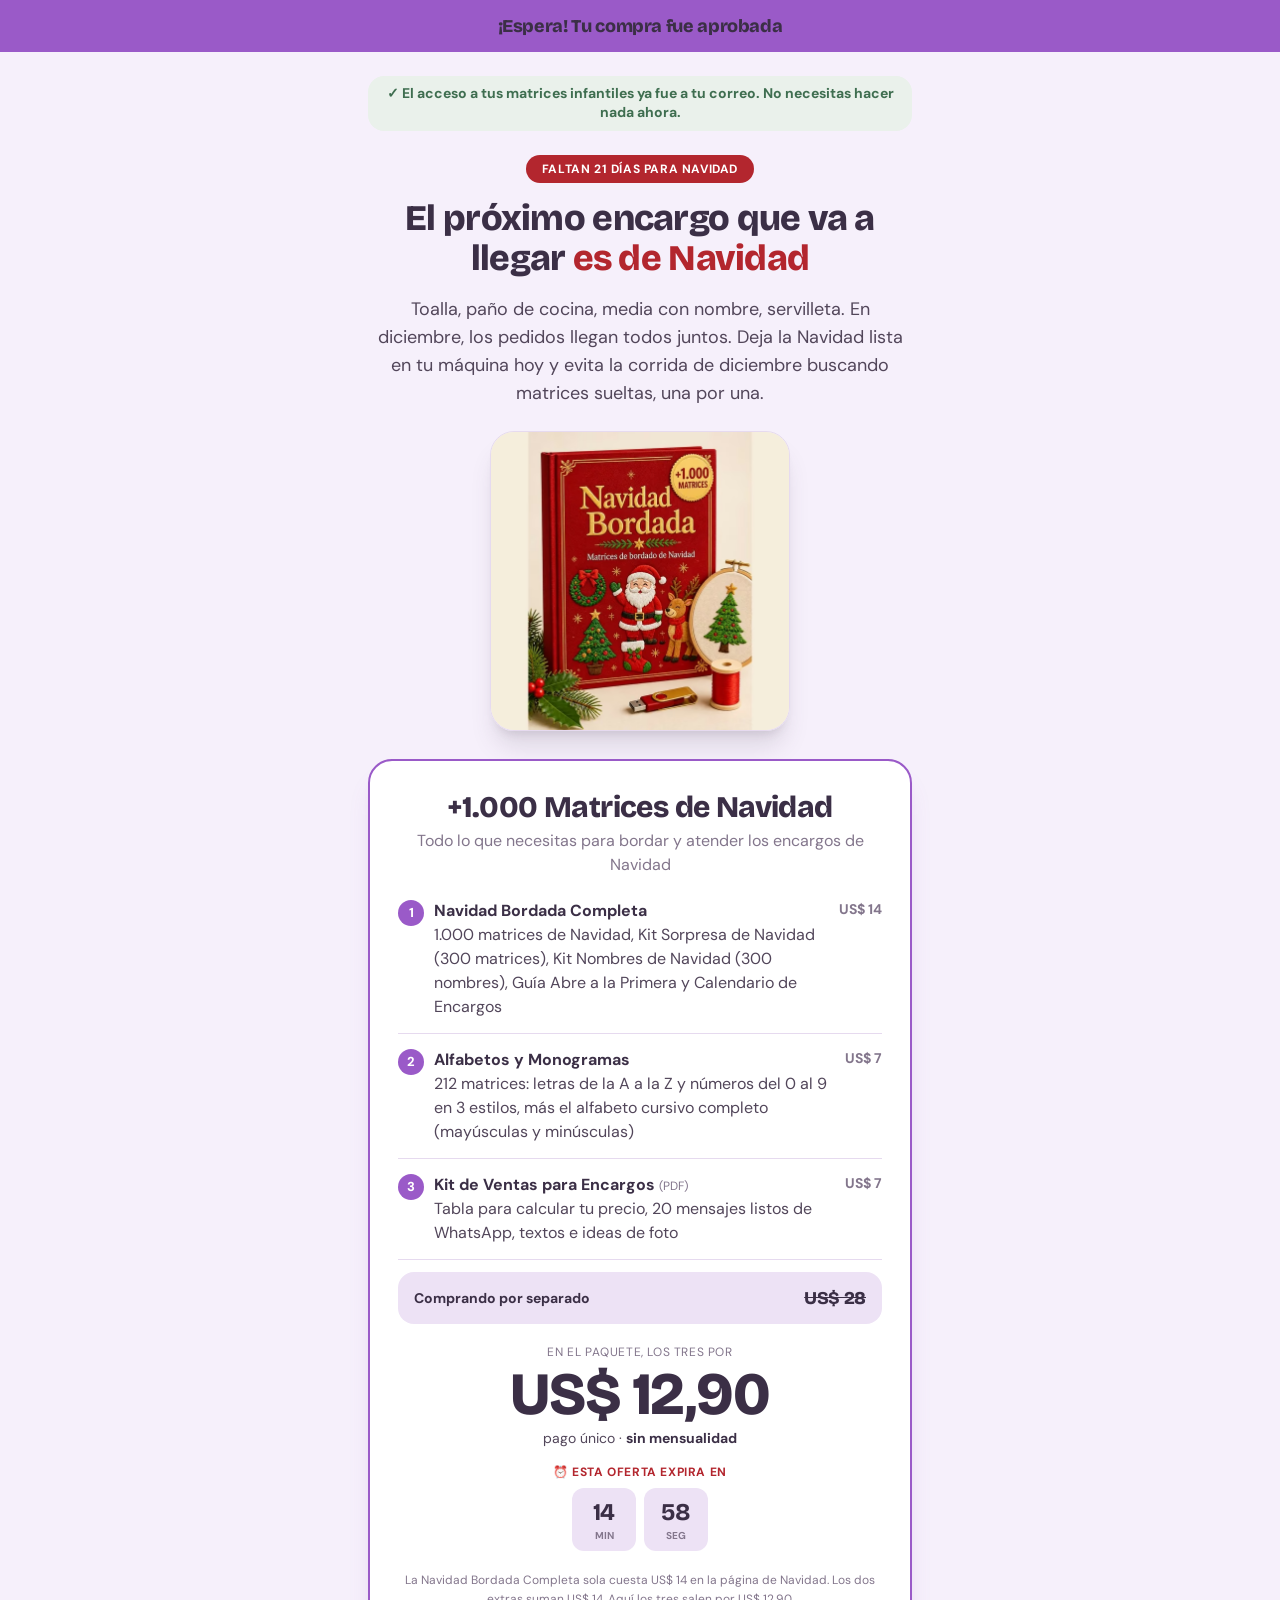
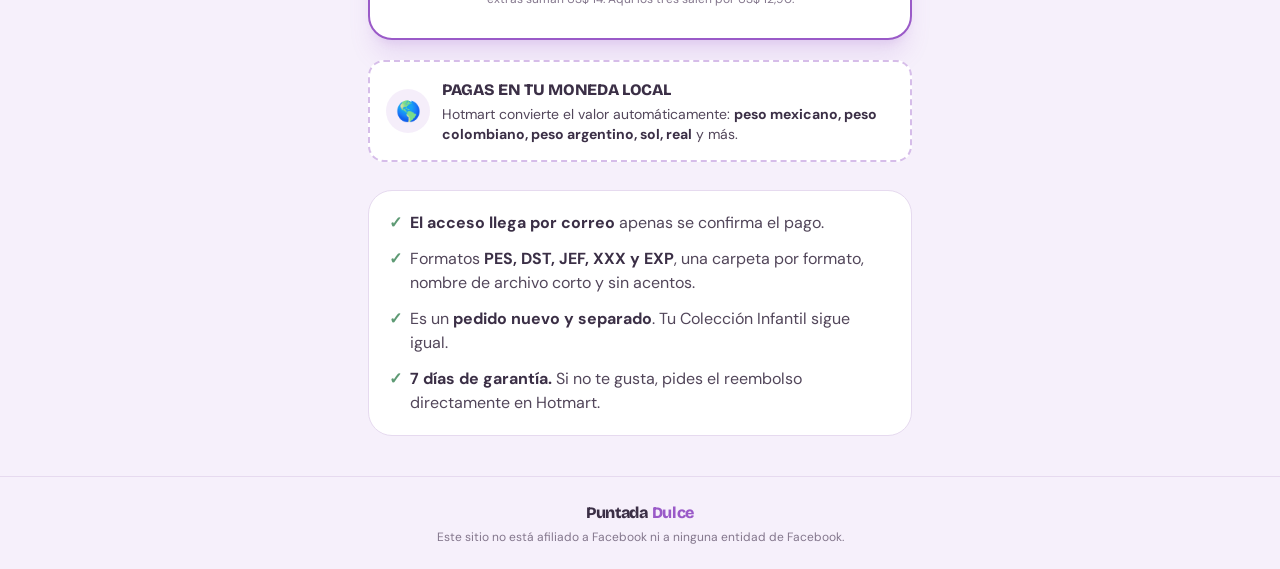
<file: up-navidad.html>
<!DOCTYPE html><html lang="es"><head>
<meta charset="utf-8">
<meta name="viewport" content="width=device-width, initial-scale=1">
<meta name="robots" content="noindex,nofollow">
<title>¡Espera! Tu compra fue aprobada</title>
<link rel="icon" href="imagens/linhadoce/favicon.svg" type="image/svg+xml">
<link rel="preload" as="image" type="image/avif" href="imagens/navidad/navidad-bordada-es.avif" fetchpriority="high">
<link rel="preconnect" href="https://fonts.googleapis.com">
<link rel="preconnect" href="https://fonts.gstatic.com" crossorigin="">
<link rel="preload" as="style" href="https://fonts.googleapis.com/css2?family=Bricolage+Grotesque:opsz,wght@12..96,600;12..96,700;12..96,800&amp;family=DM+Sans:wght@400;500;600;700&amp;display=swap">
<link rel="stylesheet" href="https://fonts.googleapis.com/css2?family=Bricolage+Grotesque:opsz,wght@12..96,600;12..96,700;12..96,800&amp;family=DM+Sans:wght@400;500;600;700&amp;display=swap" media="print" onload="this.media=&#39;all&#39;">
<noscript><link rel="stylesheet" href="https://fonts.googleapis.com/css2?family=Bricolage+Grotesque:opsz,wght@12..96,600;12..96,700;12..96,800&amp;family=DM+Sans:wght@400;500;600;700&amp;display=swap"></noscript>
<link rel="stylesheet" href="tw.css">
<style>
body{font-family:'DM Sans',sans-serif;background:#F6F0FB;color:#52465A;overflow-x:hidden}
h1,h2,h3,.font-display{font-family:'Bricolage Grotesque',sans-serif;letter-spacing:-.02em;color:#3B2F46}
.cta-btn{transition:transform .2s,box-shadow .2s}
.cta-btn:hover{transform:scale(1.03);box-shadow:0 8px 30px rgba(154,90,200,.3)}
.item{display:flex;gap:10px;align-items:flex-start;padding:14px 0;border-bottom:1px solid #E6DAEF;text-align:left}
.item:last-child{border-bottom:0}
.item .n{flex:none;width:26px;height:26px;border-radius:50%;background:#9A5AC8;color:#fff;font-weight:800;display:grid;place-items:center;font-size:13px;margin-top:1px}
.item .v{flex:none;white-space:nowrap;color:#83768C;font-weight:700;font-size:14px}
</style>
<!-- Rastreo (Meta Pixel + UTMify) -->
<script>
(function(){var started=false;function loadTracking(){if(started)return;started=true;
  !function(f,b,e,v,n,t,s){if(f.fbq)return;n=f.fbq=function(){n.callMethod?n.callMethod.apply(n,arguments):n.queue.push(arguments)};if(!f._fbq)f._fbq=n;n.push=n;n.loaded=!0;n.version='2.0';n.queue=[];t=b.createElement(e);t.async=!0;t.src=v;s=b.getElementsByTagName(e)[0];s.parentNode.insertBefore(t,s)}(window,document,'script','https://connect.facebook.net/en_US/fbevents.js');
  fbq('init','919671640911264');fbq('track','PageView');
  var u=document.createElement('script');u.src='https://cdn.utmify.com.br/scripts/utms/latest.js';u.setAttribute('data-utmify-prevent-subids','');u.async=true;u.defer=true;document.head.appendChild(u);
  window.pixelId='6ab674fcc12307f90a3e8105';var p=document.createElement('script');p.async=true;p.defer=true;p.src='https://cdn.utmify.com.br/scripts/pixel/pixel.js';document.head.appendChild(p);
} var evs=['scroll','pointerdown','keydown','touchstart'];function once(){evs.forEach(function(e){window.removeEventListener(e,once)});loadTracking()}evs.forEach(function(e){window.addEventListener(e,once,{passive:true})});window.addEventListener('load',function(){(window.requestIdleCallback||function(cb){setTimeout(cb,2500)})(loadTracking)})})();
</script>
</head>
<body>

<div class="bg-[#9A5AC8] text-white text-center font-display font-extrabold text-base sm:text-lg px-4 py-3">¡Espera! Tu compra fue aprobada</div>

<main class="max-w-xl mx-auto px-4 pt-6 pb-10 text-center">

  <p class="inline-block bg-[#EAF1EB] text-[#3F6E50] font-bold text-sm px-4 py-2 rounded-2xl mb-6 leading-snug">✓ El acceso a tus matrices infantiles ya fue a tu correo. No necesitas hacer nada ahora.</p>

  <span class="inline-block bg-rubi text-white text-xs font-bold uppercase tracking-wider px-4 py-1.5 rounded-full mb-4" id="dias-navidad">Faltan 38 días para Navidad</span>

  <h1 class="text-3xl sm:text-4xl font-extrabold leading-[1.08] mb-4">El próximo encargo que va a llegar <span class="text-rubi">es de Navidad</span></h1>
  <p class="text-base sm:text-lg leading-relaxed mb-6">Toalla, paño de cocina, media con nombre, servilleta. En diciembre, los pedidos llegan todos juntos. Deja la Navidad lista en tu máquina hoy y evita la corrida de diciembre buscando matrices sueltas, una por una.</p>

  <div class="max-w-[300px] mx-auto mb-7">
    <picture><source type="image/avif" srcset="imagens/navidad/navidad-bordada-es.avif"><img src="imagens/navidad/navidad-bordada-es.webp" alt="Navidad Bordada — más de 1.000 matrices de Navidad" width="600" height="600" class="rounded-3xl border border-[#E6DAEF] shadow-xl shadow-[#52465a]/15 w-full h-auto" decoding="async"></picture>
  </div>

  <!-- OFERTA -->
  <div class="bg-white rounded-3xl border-2 border-[#9A5AC8] p-5 sm:p-7 shadow-xl shadow-[#9A5AC8]/15">
    <h2 class="text-2xl sm:text-3xl font-extrabold mb-1">+1.000 Matrices de Navidad</h2>
    <p class="text-[#83768C] text-base mb-2">Todo lo que necesitas para bordar y atender los encargos de Navidad</p>

    <div class="item">
      <span class="n">1</span>
      <div class="flex-1"><b class="text-[#3B2F46]">Navidad Bordada Completa</b><br><span class="text-base">1.000 matrices de Navidad, Kit Sorpresa de Navidad (300 matrices), Kit Nombres de Navidad (300 nombres), Guía Abre a la Primera y Calendario de Encargos</span></div>
      <span class="v">US$ 14</span>
    </div>
    <div class="item">
      <span class="n">2</span>
      <div class="flex-1"><b class="text-[#3B2F46]">Alfabetos y Monogramas</b><br><span class="text-base">212 matrices: letras de la A a la Z y números del 0 al 9 en 3 estilos, más el alfabeto cursivo completo (mayúsculas y minúsculas)</span></div>
      <span class="v">US$ 7</span>
    </div>
    <div class="item">
      <span class="n">3</span>
      <div class="flex-1"><b class="text-[#3B2F46]">Kit de Ventas para Encargos</b> <span class="text-xs text-[#83768C]">(PDF)</span><br><span class="text-base">Tabla para calcular tu precio, 20 mensajes listos de WhatsApp, textos e ideas de foto</span></div>
      <span class="v">US$ 7</span>
    </div>

    <div class="bg-ink-alt rounded-2xl px-4 py-3 mt-3 flex justify-between items-center text-sm"><span class="font-bold text-[#3B2F46]">Comprando por separado</span><s class="text-lg font-display font-extrabold text-[#83768C]">US$ 28</s></div>

    <p class="text-[#83768C] text-xs uppercase tracking-wider mt-5">En el paquete, los tres por</p>
    <p class="font-display text-6xl font-extrabold text-[#9A5AC8] my-1">US$ 12,90</p>
    <p class="text-sm mb-4">pago único · <b class="text-[#3B2F46]">sin mensualidad</b></p>

    <!-- Cronómetro de urgencia -->
    <p class="text-xs font-bold text-rubi uppercase tracking-wider mb-2">⏰ Esta oferta expira en</p>
    <div class="flex justify-center gap-2 mb-5">
      <div class="bg-ink-alt rounded-xl px-4 py-2 min-w-[64px] text-center"><b id="cd-min" class="text-2xl font-display text-[#9A5AC8]">15</b><p class="text-[10px] uppercase text-[#83768C] font-bold">Min</p></div>
      <div class="bg-ink-alt rounded-xl px-4 py-2 min-w-[64px] text-center"><b id="cd-seg" class="text-2xl font-display text-[#9A5AC8]">00</b><p class="text-[10px] uppercase text-[#83768C] font-bold">Seg</p></div>
    </div>

    <!-- HOTMART - Sales Funnel Widget -->
    <div id="hotmart-sales-funnel"></div>
    <script src="https://checkout.hotmart.com/lib/hotmart-checkout-elements.js"></script>
    <script>
    checkoutElements.init('salesFunnel').mount('#hotmart-sales-funnel')
    </script>
    <!-- HOTMART - Sales Funnel Widget -->
    <p class="text-xs text-[#83768C] mt-3 leading-relaxed">La Navidad Bordada Completa sola cuesta US$ 14 en la página de Navidad. Los dos extras suman US$ 14. Aquí los tres salen por US$ 12,90.</p>
  </div>

  <!-- Pagas en tu moneda local -->
  <div class="mt-5 bg-white border-2 border-dashed border-[#9A5AC8]/40 rounded-2xl p-4 flex items-center gap-3 text-left">
    <div class="shrink-0 w-11 h-11 bg-[#9A5AC8]/10 rounded-full grid place-items-center text-xl" aria-hidden="true">🌎</div>
    <div>
      <p class="font-display font-extrabold text-[#3B2F46] text-base uppercase">Pagas en tu moneda local</p>
      <p class="text-sm text-[#52465A] mt-0.5">Hotmart convierte el valor automáticamente: <b class="text-[#3B2F46]">peso mexicano, peso colombiano, peso argentino, sol, real</b> y más.</p>
    </div>
  </div>

  <ul class="text-left text-base space-y-3 mt-7 bg-white rounded-3xl border border-[#E6DAEF] p-5">
    <li class="flex gap-2"><span class="text-mint font-extrabold">✓</span><span><b class="text-[#3B2F46]">El acceso llega por correo</b> apenas se confirma el pago.</span></li>
    <li class="flex gap-2"><span class="text-mint font-extrabold">✓</span><span>Formatos <b class="text-[#3B2F46]">PES, DST, JEF, XXX y EXP</b>, una carpeta por formato, nombre de archivo corto y sin acentos.</span></li>
    <li class="flex gap-2"><span class="text-mint font-extrabold">✓</span><span>Es un <b class="text-[#3B2F46]">pedido nuevo y separado</b>. Tu Colección Infantil sigue igual.</span></li>
    <li class="flex gap-2"><span class="text-mint font-extrabold">✓</span><span><b class="text-[#3B2F46]">7 días de garantía.</b> Si no te gusta, pides el reembolso directamente en Hotmart.</span></li>
  </ul>
</main>

<footer class="border-t border-[#E6DAEF] py-6 text-center text-xs text-[#83768C] px-4">
  <div class="font-display font-extrabold text-base text-[#3B2F46] mb-1">Puntada <span class="text-peach">Dulce</span></div>
  <p>Este sitio no está afiliado a Facebook ni a ninguna entidad de Facebook.</p>
</footer>

<script>
// días hasta Navidad (fecha real, nunca contador falso)
(function(){var h=new Date(),n=new Date(h.getFullYear(),11,25),e=document.getElementById('dias-navidad');
var d=Math.ceil((n-new Date(h.getFullYear(),h.getMonth(),h.getDate()))/864e5);
if(d>1)e.textContent='Faltan '+d+' días para Navidad';else if(d===1)e.textContent='Falta 1 día para Navidad';else e.style.display='none';})();
// cronómetro de urgencia (15 min, persiste por visitante)
(function(){var K='nav_up_cd',t;try{t=+localStorage.getItem(K)}catch(e){}
if(!t||t<Date.now()){t=Date.now()+15*60*1000;try{localStorage.setItem(K,t)}catch(e){}}
var m=document.getElementById('cd-min'),s=document.getElementById('cd-seg');
function p(x){return(x<10?'0':'')+x}
function tk(){var sec=Math.max(0,Math.floor((t-Date.now())/1000));if(m)m.textContent=p(Math.floor(sec/60));if(s)s.textContent=p(sec%60)}
tk();setInterval(tk,1000);})();
</script>

</body></html>
</file>
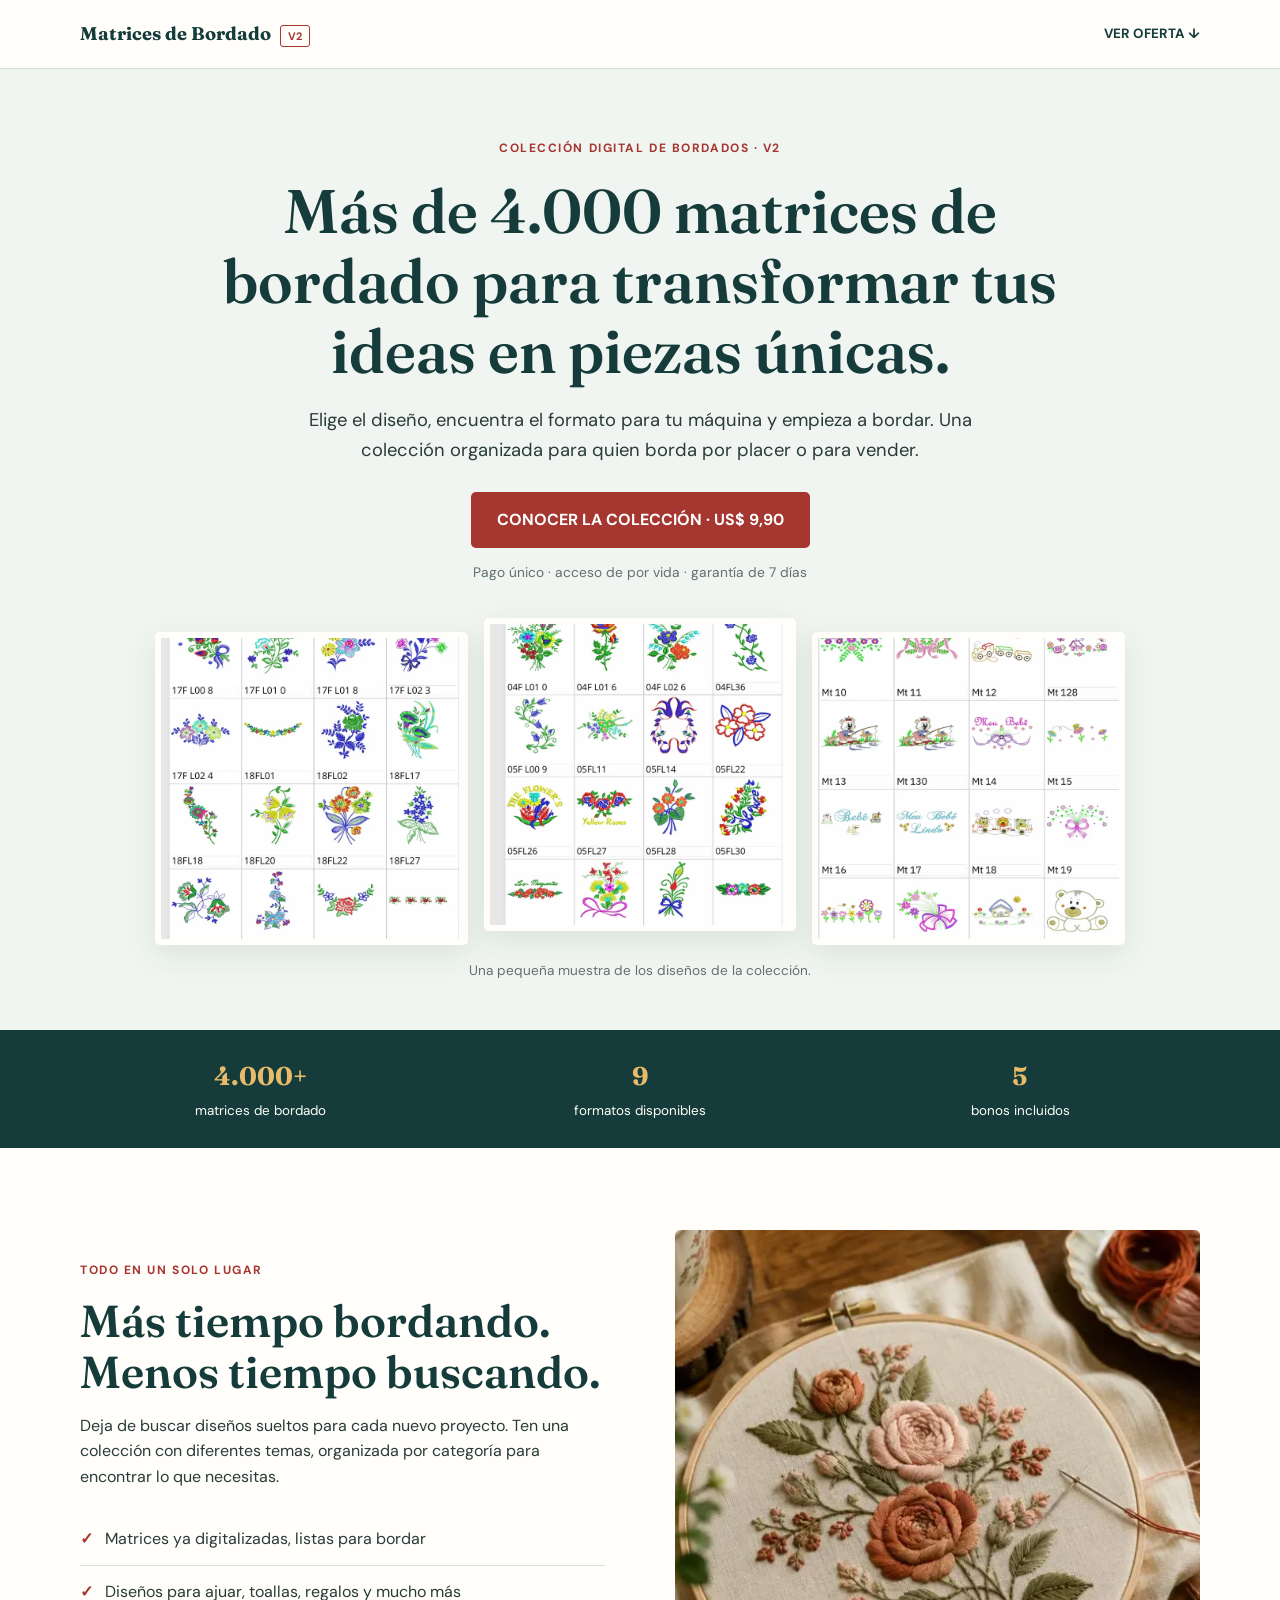
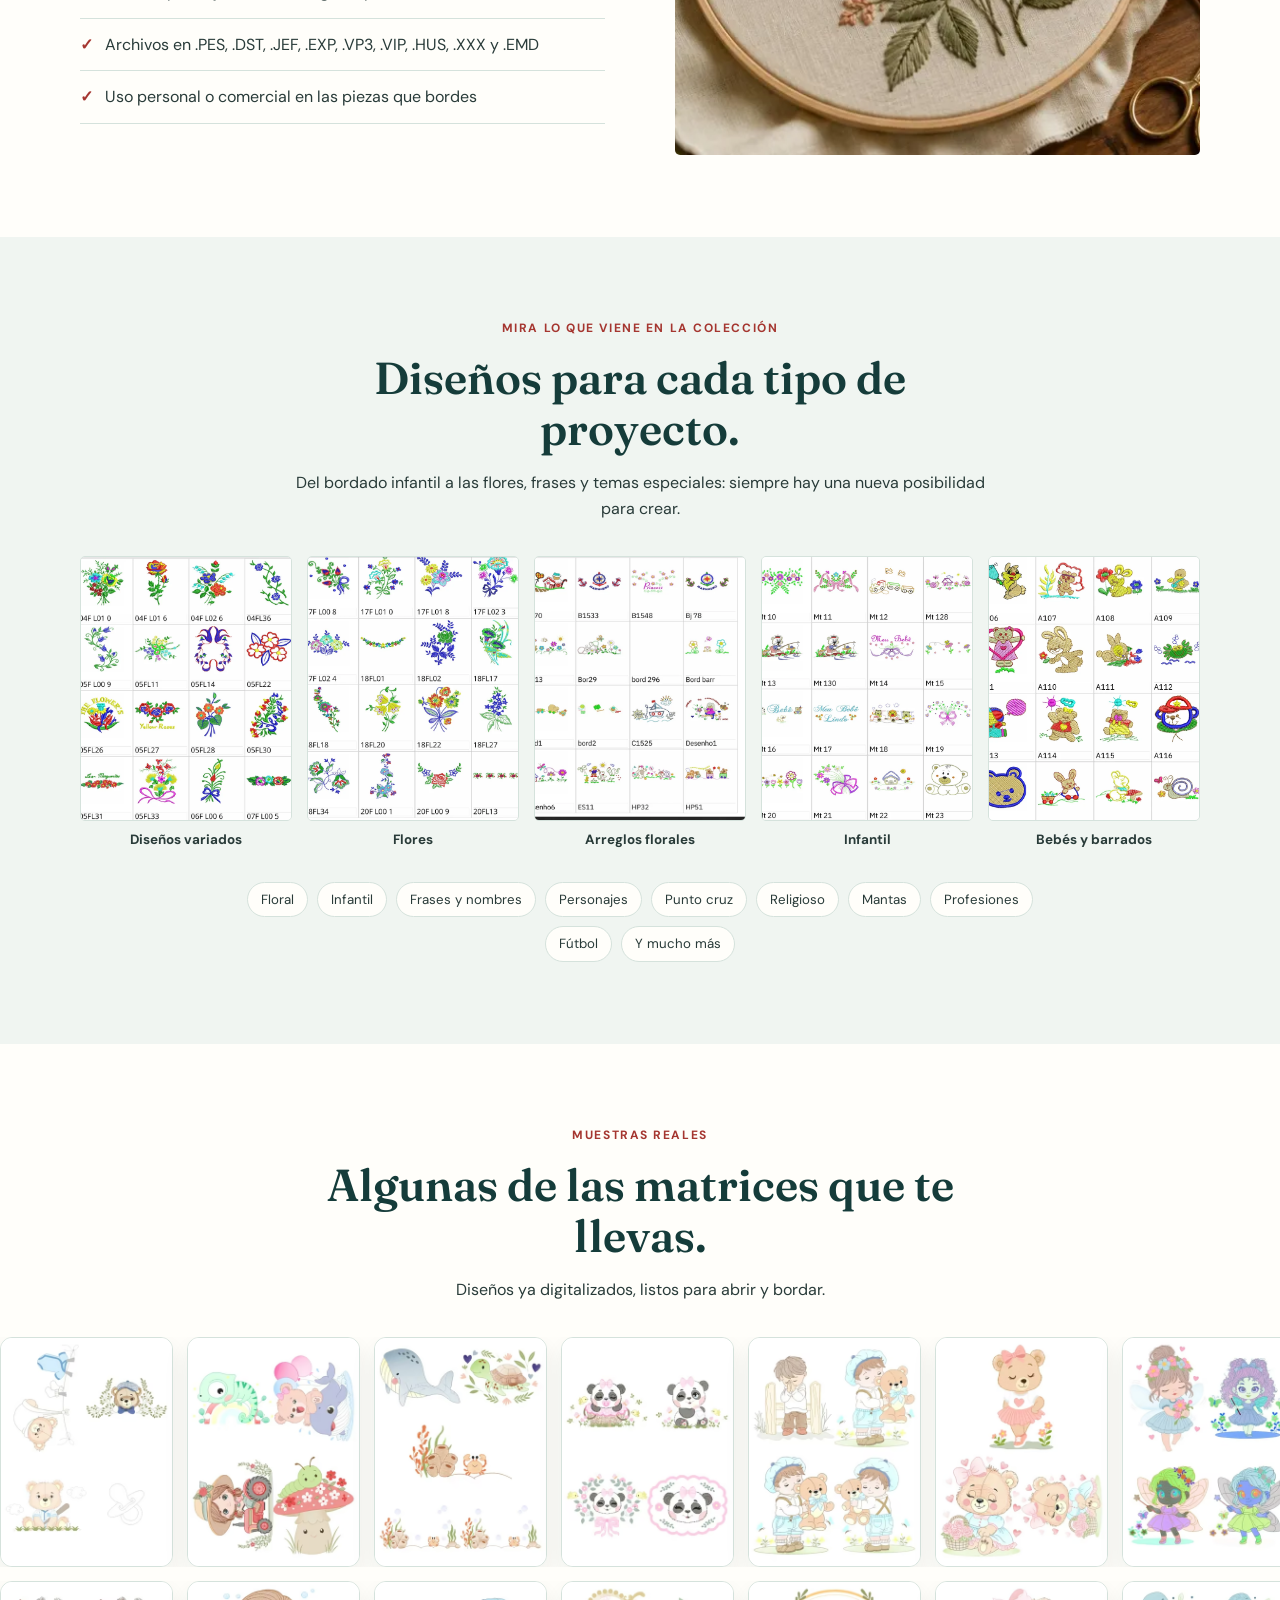
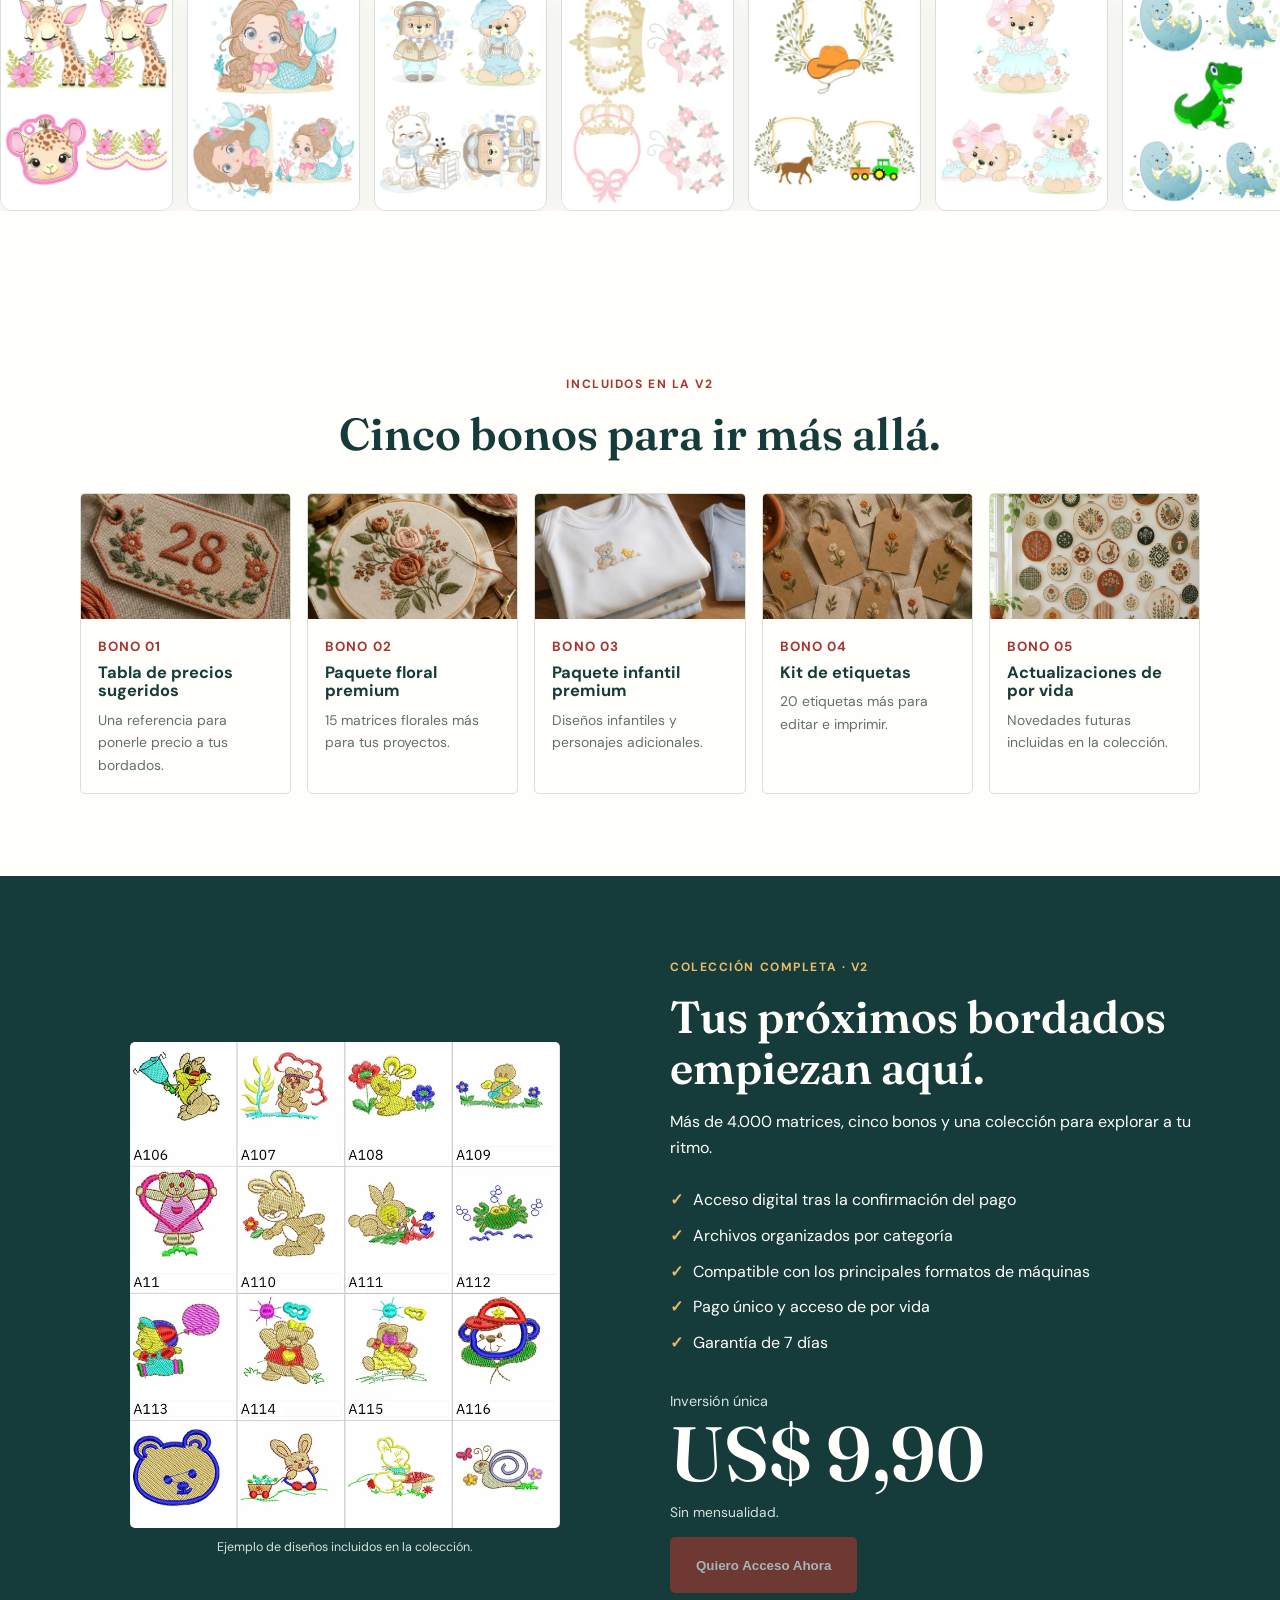
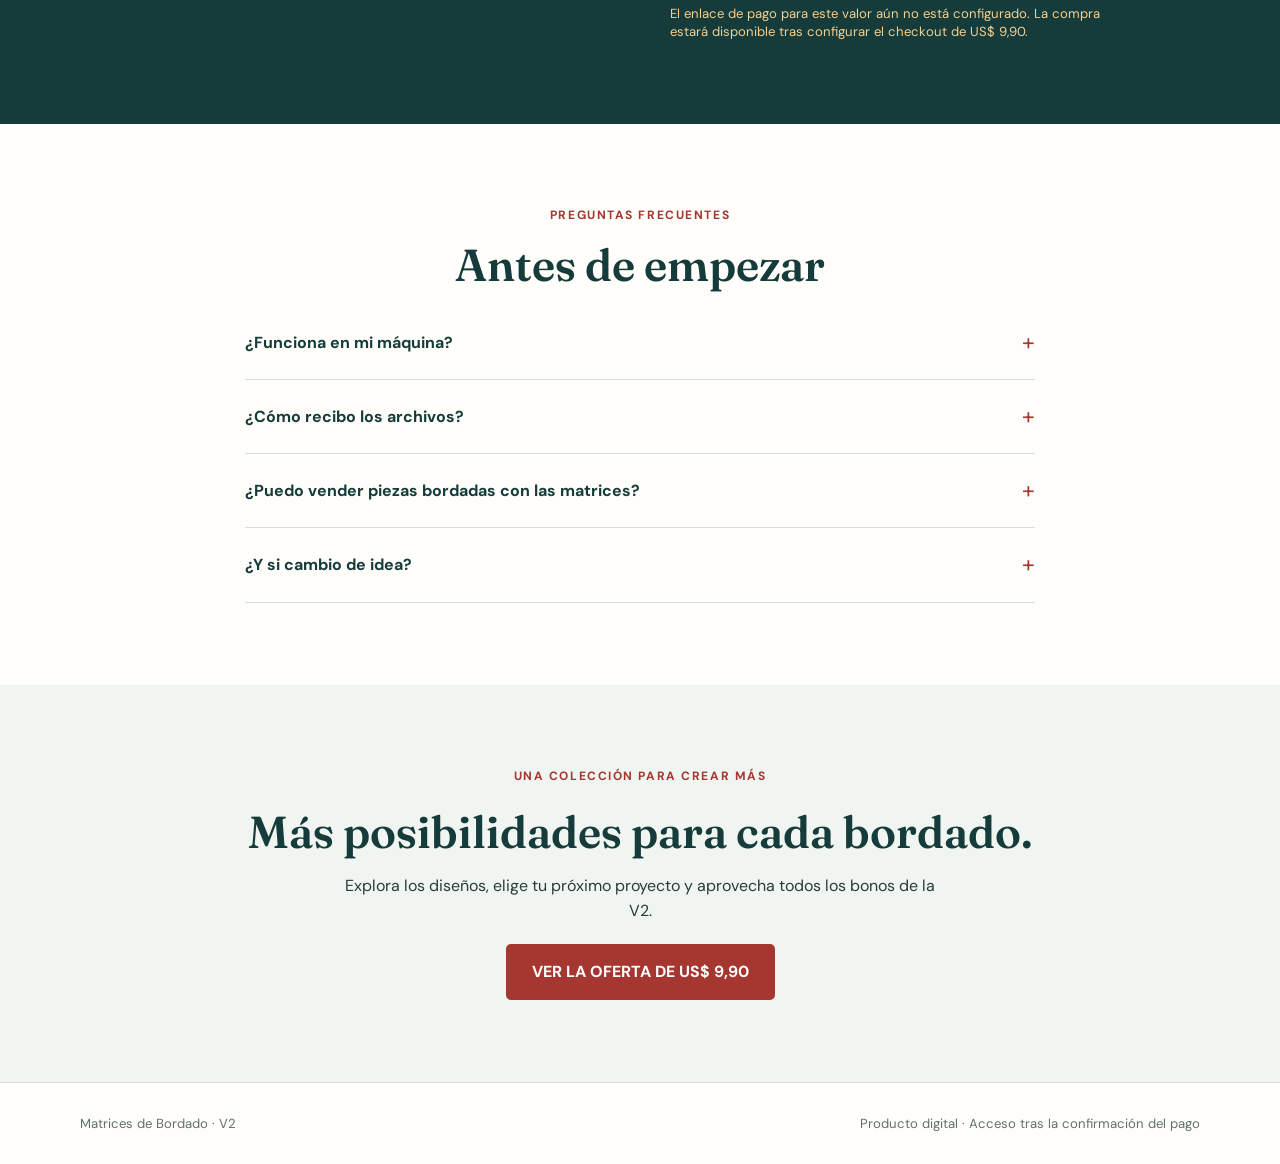
<file: v2-es.html>
<!doctype html>
<html lang="es">
<head>
  <meta charset="utf-8">
  <meta name="viewport" content="width=device-width, initial-scale=1">
  <meta name="theme-color" content="#143c3b">
  <meta name="description" content="V2: más de 4.000 matrices de bordado listas para usar, organizadas por categoría, con 5 bonos y acceso de por vida por US$ 9,90.">
  <meta property="og:title" content="V2 | Más de 4.000 Matrices de Bordado">
  <meta property="og:description" content="Matrices de bordado para tus proyectos, con 5 bonos y acceso de por vida por US$ 9,90.">
  <meta property="og:type" content="website">
  <meta name="twitter:card" content="summary">
  <title>V2 | Más de 4.000 Matrices de Bordado por US$ 9,90</title>
  <link rel="preload" as="image" href="imagens/catalogo-1.webp" fetchpriority="high">
  <link rel="preconnect" href="https://fonts.googleapis.com">
  <link rel="preconnect" href="https://fonts.gstatic.com" crossorigin>
  <link href="https://fonts.googleapis.com/css2?family=DM+Sans:wght@400;500;600;700&family=Fraunces:opsz,wght@9..144,500;9..144,600;9..144,700&display=swap" rel="stylesheet">
  <style>
    :root { --ink:#153c3a; --body:#293b39; --muted:#60716e; --paper:#fffefa; --soft:#f0f5f1; --border:#d5e2dc; --accent:#a53630; --accent-hover:#822722; --gold:#e7bb69; }
    * {box-sizing:border-box} html {scroll-behavior:smooth} body {margin:0;background:var(--paper);color:var(--body);font:16px/1.6 'DM Sans',sans-serif} img {display:block;max-width:100%;height:auto} a {color:inherit} h1,h2,h3,p {margin-top:0} h1,h2,h3 {color:var(--ink);line-height:1.14} h1,h2 {font-family:Fraunces,Georgia,serif;font-weight:600;letter-spacing:0} h1 {font-size:clamp(2.35rem,4.8vw,4.6rem);max-width:920px;margin:18px auto 20px} h2 {font-size:clamp(2rem,3.5vw,3.25rem);margin-bottom:16px} h3 {font-size:1.2rem;margin-bottom:8px} .wrap {width:min(1120px,calc(100% - 40px));margin:auto} .section {padding:82px 0} .eyebrow {font-size:.75rem;font-weight:700;letter-spacing:.13em;text-transform:uppercase;color:var(--accent);margin:0 0 14px} .center {text-align:center} .lead {font-size:1.15rem;max-width:680px;margin-left:auto;margin-right:auto} .btn {display:inline-flex;align-items:center;justify-content:center;min-height:56px;padding:14px 26px;background:var(--accent);color:#fff;text-decoration:none;text-align:center;font-weight:700;border:0;border-radius:5px;transition:background .2s ease,transform .2s ease} .btn:hover {background:var(--accent-hover);transform:translateY(-2px)} .btn:focus-visible,summary:focus-visible,a:focus-visible {outline:3px solid var(--gold);outline-offset:3px} .btn[disabled] {opacity:.62;cursor:not-allowed;transform:none;background:var(--accent)} .small {font-size:.86rem;color:var(--muted)} .nav {border-bottom:1px solid var(--border);background:var(--paper)} .nav-inner {min-height:68px;display:flex;align-items:center;justify-content:space-between;gap:16px} .brand {font-family:Fraunces,Georgia,serif;font-size:1.15rem;color:var(--ink);font-weight:700;text-decoration:none} .brand span {display:inline-block;margin-left:5px;padding:2px 7px;border:1px solid var(--accent);border-radius:3px;color:var(--accent);font:700 .68rem/1.5 'DM Sans',sans-serif;vertical-align:middle} .nav-link {font-size:.84rem;font-weight:700;color:var(--ink);text-decoration:none;white-space:nowrap} .nav-link:hover {color:var(--accent)} .hero {background:var(--soft);padding:70px 0 48px;overflow:hidden} .hero .intro {text-align:center} .hero .intro p.lead {margin-bottom:27px} .hero .small {margin:13px auto 0} .hero-gallery {margin:49px auto 0;display:grid;grid-template-columns:repeat(3,minmax(0,1fr));gap:16px;max-width:970px;align-items:center} .hero-gallery img {width:100%;aspect-ratio:1/1;object-fit:cover;border:6px solid var(--paper);box-shadow:0 10px 30px #153c3a18;border-radius:5px} .hero-gallery img:nth-child(2) {transform:translateY(-14px)} .caption {text-align:center;font-size:.85rem;color:var(--muted);margin:15px 0 0} .stats {background:var(--ink);color:var(--paper)} .stats-inner {display:grid;grid-template-columns:repeat(3,1fr);gap:20px;padding:26px 0;text-align:center} .stats strong {display:block;font-family:Fraunces,Georgia,serif;font-size:1.6rem;color:var(--gold)} .stats span {font-size:.84rem} .split {display:grid;grid-template-columns:1fr 1fr;gap:70px;align-items:center} .list {list-style:none;padding:0;margin:24px 0 0} .list li {display:flex;align-items:flex-start;gap:12px;border-bottom:1px solid var(--border);padding:13px 0} .check {color:var(--accent);font-weight:700} .feature-image {width:100%;aspect-ratio:1/1;object-fit:cover;border-radius:5px} .soft {background:var(--soft)} .heading {max-width:700px;margin:0 auto 34px} .catalog {display:grid;grid-template-columns:repeat(5,minmax(0,1fr));gap:15px} .catalog figure {margin:0} .catalog img {width:100%;aspect-ratio:4/5;object-fit:cover;border-radius:5px;border:1px solid var(--border)} .catalog figcaption {font-size:.84rem;text-align:center;margin-top:8px;font-weight:700} .tags {display:flex;justify-content:center;flex-wrap:wrap;gap:9px;max-width:790px;margin:32px auto 0} .tags span {border:1px solid var(--border);border-radius:30px;padding:6px 13px;font-size:.83rem;background:var(--paper)} .bonuses {display:grid;grid-template-columns:repeat(5,minmax(0,1fr));gap:16px} .bonus {border:1px solid var(--border);border-radius:5px;background:var(--paper);overflow:hidden} .bonus img {width:100%;aspect-ratio:5/3;object-fit:cover} .bonus-content {padding:17px} .bonus small {display:block;color:var(--accent);font-weight:700;text-transform:uppercase;letter-spacing:.08em;margin-bottom:6px} .bonus h3 {font-size:1.03rem} .bonus p {font-size:.87rem;color:var(--muted);margin:0} .offer {background:var(--ink);color:var(--paper)} .offer h2,.offer h3 {color:var(--paper)} .offer .eyebrow {color:var(--gold)} .offer-inner {display:grid;grid-template-columns:1fr 1fr;align-items:center;gap:60px} .offer-cover {width:min(100%,430px);margin:auto;border-radius:5px} .offer-cover-note {font-size:.78rem;color:#d5e2dc;text-align:center;margin:10px auto 0} .offer ul {padding:0;margin:22px 0;list-style:none} .offer li {padding:5px 0} .offer li::before {content:'✓';color:var(--gold);font-weight:700;margin-right:10px} .price-label {margin:30px 0 3px;color:#d5e2dc;font-size:.9rem} .price {font:600 clamp(3.2rem,6vw,5rem)/1 Fraunces,Georgia,serif;color:var(--paper);margin:0 0 8px} .offer .small {color:#d5e2dc} .checkout-note {font-size:.82rem;color:#f4cf90;max-width:440px;line-height:1.4;margin:12px 0 0} .faq {max-width:790px;margin:auto} details {border-bottom:1px solid var(--border);padding:18px 0} summary {font-weight:700;color:var(--ink);cursor:pointer;list-style:none;display:flex;align-items:center;justify-content:space-between;gap:12px} summary::-webkit-details-marker {display:none} summary::after {content:'+';font-size:1.45rem;font-weight:400;color:var(--accent)} details[open] summary::after {content:'−'} details p {margin:12px 0 0;color:var(--muted)} .end {background:var(--soft);text-align:center} .end p {max-width:600px;margin:0 auto 20px} footer {background:var(--paper);border-top:1px solid var(--border);padding:30px 0;color:var(--muted);font-size:.82rem} .footer-inner {display:flex;justify-content:space-between;gap:15px;flex-wrap:wrap} @media(max-width:900px) {.bonuses {grid-template-columns:repeat(2,minmax(0,1fr))}.catalog {grid-template-columns:repeat(3,minmax(0,1fr))}.split,.offer-inner {gap:35px}} @media(max-width:640px) {.wrap {width:min(100% - 32px,1120px)} .section {padding:58px 0} .hero {padding:48px 0 36px} h1 {font-size:2.38rem} .lead {font-size:1rem} .hero-gallery {gap:7px;margin-top:35px} .hero-gallery img {border-width:3px} .hero-gallery img:nth-child(2) {transform:translateY(-7px)} .stats-inner {gap:8px;padding:20px 0} .stats strong {font-size:1.15rem} .stats span {font-size:.68rem;line-height:1.25;display:block} .split,.offer-inner {grid-template-columns:1fr;gap:26px} .split .feature-image {max-height:370px;object-position:center 35%} .catalog {grid-template-columns:repeat(2,minmax(0,1fr));gap:10px} .bonuses {gap:10px} .bonus-content {padding:13px} .bonus h3 {font-size:.94rem} .bonus p {font-size:.8rem} .offer-cover {max-width:300px} .btn {width:100%} .nav-link {font-size:.76rem} .brand {font-size:1rem}}
    @media(prefers-reduced-motion:reduce) {html {scroll-behavior:auto} .btn {transition:none}}
    .vmarq{overflow:hidden;width:100%}
    .vmarq+.vmarq{margin-top:14px}
    .vmarq-track{display:flex;gap:14px;width:max-content;align-items:center;will-change:transform}
    .vmarq-track picture{flex:none;display:block}
    .vmarq-track img{display:block;height:230px;width:auto;border-radius:12px;border:1px solid var(--border);background:#fff;box-shadow:0 10px 26px #153c3a14}
    .vmarq-a .vmarq-track{animation:vscroll 56s linear infinite}
    .vmarq-b .vmarq-track{animation:vscrollrev 60s linear infinite}
    .vmarq:hover .vmarq-track{animation-play-state:paused}
    @keyframes vscroll{from{transform:translateX(0)}to{transform:translateX(-50%)}}
    @keyframes vscrollrev{from{transform:translateX(-50%)}to{transform:translateX(0)}}
    @media(prefers-reduced-motion:reduce){.vmarq-track{animation:none}.vmarq{overflow-x:auto}}
  </style>
  <script>
  (function(){var started=false;function loadTracking(){if(started)return;started=true;
    !function(f,b,e,v,n,t,s){if(f.fbq)return;n=f.fbq=function(){n.callMethod?n.callMethod.apply(n,arguments):n.queue.push(arguments)};if(!f._fbq)f._fbq=n;n.push=n;n.loaded=!0;n.version='2.0';n.queue=[];t=b.createElement(e);t.async=!0;t.src=v;s=b.getElementsByTagName(e)[0];s.parentNode.insertBefore(t,s)}(window,document,'script','https://connect.facebook.net/en_US/fbevents.js');
    fbq('init','919671640911264');fbq('track','PageView');
    var u=document.createElement('script');u.src='https://cdn.utmify.com.br/scripts/utms/latest.js';u.setAttribute('data-utmify-prevent-subids','');u.async=true;u.defer=true;document.head.appendChild(u);
    window.pixelId='6ab674fcc12307f90a3e8105';var p=document.createElement('script');p.async=true;p.defer=true;p.src='https://cdn.utmify.com.br/scripts/pixel/pixel.js';document.head.appendChild(p);
  } var evs=['scroll','pointerdown','keydown','touchstart'];function once(){evs.forEach(function(e){window.removeEventListener(e,once)});loadTracking()}evs.forEach(function(e){window.addEventListener(e,once,{passive:true})});window.addEventListener('load',function(){(window.requestIdleCallback||function(cb){setTimeout(cb,2500)})(loadTracking)})})();
  </script>
  <noscript><img height="1" width="1" style="display:none" src="https://www.facebook.com/tr?id=919671640911264&amp;ev=PageView&amp;noscript=1" alt=""></noscript>
</head>
<body>
  <header class="nav"><div class="wrap nav-inner"><a class="brand" href="v2-es.html">Matrices de Bordado <span>V2</span></a><a class="nav-link" href="#oferta">VER OFERTA ↓</a></div></header>
  <main>
    <section class="hero"><div class="wrap intro">
      <p class="eyebrow">Colección digital de bordados · V2</p>
      <h1>Más de 4.000 matrices de bordado para transformar tus ideas en piezas únicas.</h1>
      <p class="lead">Elige el diseño, encuentra el formato para tu máquina y empieza a bordar. Una colección organizada para quien borda por placer o para vender.</p>
      <a class="btn" href="#oferta">CONOCER LA COLECCIÓN · US$ 9,90</a>
      <p class="small">Pago único · acceso de por vida · garantía de 7 días</p>
      <div class="hero-gallery" aria-label="Ejemplos de diseños de la colección">
        <img src="imagens/catalogo-2.webp" alt="Ejemplos de matrices de bordado floral" width="760" height="854" loading="eager" decoding="async">
        <img src="imagens/catalogo-1.webp" alt="Ejemplos de matrices de bordado infantil y floral" width="760" height="826" fetchpriority="high" loading="eager" decoding="async">
        <img src="imagens/catalogo-4.webp" alt="Ejemplos de matrices de bordado con animales" width="760" height="892" loading="eager" decoding="async">
      </div><p class="caption">Una pequeña muestra de los diseños de la colección.</p>
    </div></section>
    <div class="stats"><div class="wrap stats-inner"><div><strong>4.000+</strong><span>matrices de bordado</span></div><div><strong>9</strong><span>formatos disponibles</span></div><div><strong>5</strong><span>bonos incluidos</span></div></div></div>
    <section class="section"><div class="wrap split">
      <div><p class="eyebrow">Todo en un solo lugar</p><h2>Más tiempo bordando. Menos tiempo buscando.</h2><p>Deja de buscar diseños sueltos para cada nuevo proyecto. Ten una colección con diferentes temas, organizada por categoría para encontrar lo que necesitas.</p>
        <ul class="list"><li><span class="check">✓</span> Matrices ya digitalizadas, listas para bordar</li><li><span class="check">✓</span> Diseños para ajuar, toallas, regalos y mucho más</li><li><span class="check">✓</span> Archivos en .PES, .DST, .JEF, .EXP, .VP3, .VIP, .HUS, .XXX y .EMD</li><li><span class="check">✓</span> Uso personal o comercial en las piezas que bordes</li></ul>
      </div><img class="feature-image" src="imagens/bonus2-02.webp" alt="Bordado floral hecho en bastidor" width="640" height="516" loading="lazy" decoding="async">
    </div></section>
    <section class="section soft"><div class="wrap"><div class="center heading"><p class="eyebrow">Mira lo que viene en la colección</p><h2>Diseños para cada tipo de proyecto.</h2><p>Del bordado infantil a las flores, frases y temas especiales: siempre hay una nueva posibilidad para crear.</p></div>
      <div class="catalog"><figure><img src="imagens/catalogo-1.webp" alt="Muestra de bordados variados" width="760" height="826" loading="lazy" decoding="async"><figcaption>Diseños variados</figcaption></figure><figure><img src="imagens/catalogo-2.webp" alt="Muestra de bordados florales" width="760" height="854" loading="lazy" decoding="async"><figcaption>Flores</figcaption></figure><figure><img src="imagens/catalogo-3.webp" alt="Muestra de rosas y arreglos bordados" width="760" height="792" loading="lazy" decoding="async"><figcaption>Arreglos florales</figcaption></figure><figure><img src="imagens/catalogo-4.webp" alt="Muestra de bordados de ositos y animales" width="760" height="892" loading="lazy" decoding="async"><figcaption>Infantil</figcaption></figure><figure><img src="imagens/catalogo-5.webp" alt="Muestra de bordados para bebé" width="760" height="859" loading="lazy" decoding="async"><figcaption>Bebés y barrados</figcaption></figure></div>
      <div class="tags"><span>Floral</span><span>Infantil</span><span>Frases y nombres</span><span>Personajes</span><span>Punto cruz</span><span>Religioso</span><span>Mantas</span><span>Profesiones</span><span>Fútbol</span><span>Y mucho más</span></div>
    </div></section>
    <section class="section">
      <div class="wrap"><div class="center heading"><p class="eyebrow">Muestras reales</p><h2>Algunas de las matrices que te llevas.</h2><p>Diseños ya digitalizados, listos para abrir y bordar.</p></div></div>
      <div class="vmarq vmarq-a"><div class="vmarq-track"><picture><source type="image/avif" srcset="imagens/muestras/m-01.avif"><img src="imagens/muestras/m-01.webp" width="360" height="480" loading="lazy" decoding="async" alt="Matriz de bordado de la colección"></picture><picture><source type="image/avif" srcset="imagens/muestras/m-02.avif"><img src="imagens/muestras/m-02.webp" width="360" height="480" loading="lazy" decoding="async" alt="Matriz de bordado de la colección"></picture><picture><source type="image/avif" srcset="imagens/muestras/m-03.avif"><img src="imagens/muestras/m-03.webp" width="360" height="480" loading="lazy" decoding="async" alt="Matriz de bordado de la colección"></picture><picture><source type="image/avif" srcset="imagens/muestras/m-04.avif"><img src="imagens/muestras/m-04.webp" width="360" height="480" loading="lazy" decoding="async" alt="Matriz de bordado de la colección"></picture><picture><source type="image/avif" srcset="imagens/muestras/m-05.avif"><img src="imagens/muestras/m-05.webp" width="360" height="480" loading="lazy" decoding="async" alt="Matriz de bordado de la colección"></picture><picture><source type="image/avif" srcset="imagens/muestras/m-06.avif"><img src="imagens/muestras/m-06.webp" width="360" height="480" loading="lazy" decoding="async" alt="Matriz de bordado de la colección"></picture><picture><source type="image/avif" srcset="imagens/muestras/m-07.avif"><img src="imagens/muestras/m-07.webp" width="360" height="480" loading="lazy" decoding="async" alt="Matriz de bordado de la colección"></picture><picture><source type="image/avif" srcset="imagens/muestras/m-08.avif"><img src="imagens/muestras/m-08.webp" width="360" height="480" loading="lazy" decoding="async" alt="Matriz de bordado de la colección"></picture><picture><source type="image/avif" srcset="imagens/muestras/m-09.avif"><img src="imagens/muestras/m-09.webp" width="360" height="480" loading="lazy" decoding="async" alt="Matriz de bordado de la colección"></picture><picture><source type="image/avif" srcset="imagens/muestras/m-10.avif"><img src="imagens/muestras/m-10.webp" width="360" height="480" loading="lazy" decoding="async" alt="Matriz de bordado de la colección"></picture><picture><source type="image/avif" srcset="imagens/muestras/m-11.avif"><img src="imagens/muestras/m-11.webp" width="360" height="480" loading="lazy" decoding="async" alt="Matriz de bordado de la colección"></picture><picture><source type="image/avif" srcset="imagens/muestras/m-12.avif"><img src="imagens/muestras/m-12.webp" width="360" height="480" loading="lazy" decoding="async" alt="Matriz de bordado de la colección"></picture><picture><source type="image/avif" srcset="imagens/muestras/m-01.avif"><img src="imagens/muestras/m-01.webp" width="360" height="480" loading="lazy" decoding="async" alt="Matriz de bordado de la colección"></picture><picture><source type="image/avif" srcset="imagens/muestras/m-02.avif"><img src="imagens/muestras/m-02.webp" width="360" height="480" loading="lazy" decoding="async" alt="Matriz de bordado de la colección"></picture><picture><source type="image/avif" srcset="imagens/muestras/m-03.avif"><img src="imagens/muestras/m-03.webp" width="360" height="480" loading="lazy" decoding="async" alt="Matriz de bordado de la colección"></picture><picture><source type="image/avif" srcset="imagens/muestras/m-04.avif"><img src="imagens/muestras/m-04.webp" width="360" height="480" loading="lazy" decoding="async" alt="Matriz de bordado de la colección"></picture><picture><source type="image/avif" srcset="imagens/muestras/m-05.avif"><img src="imagens/muestras/m-05.webp" width="360" height="480" loading="lazy" decoding="async" alt="Matriz de bordado de la colección"></picture><picture><source type="image/avif" srcset="imagens/muestras/m-06.avif"><img src="imagens/muestras/m-06.webp" width="360" height="480" loading="lazy" decoding="async" alt="Matriz de bordado de la colección"></picture><picture><source type="image/avif" srcset="imagens/muestras/m-07.avif"><img src="imagens/muestras/m-07.webp" width="360" height="480" loading="lazy" decoding="async" alt="Matriz de bordado de la colección"></picture><picture><source type="image/avif" srcset="imagens/muestras/m-08.avif"><img src="imagens/muestras/m-08.webp" width="360" height="480" loading="lazy" decoding="async" alt="Matriz de bordado de la colección"></picture><picture><source type="image/avif" srcset="imagens/muestras/m-09.avif"><img src="imagens/muestras/m-09.webp" width="360" height="480" loading="lazy" decoding="async" alt="Matriz de bordado de la colección"></picture><picture><source type="image/avif" srcset="imagens/muestras/m-10.avif"><img src="imagens/muestras/m-10.webp" width="360" height="480" loading="lazy" decoding="async" alt="Matriz de bordado de la colección"></picture><picture><source type="image/avif" srcset="imagens/muestras/m-11.avif"><img src="imagens/muestras/m-11.webp" width="360" height="480" loading="lazy" decoding="async" alt="Matriz de bordado de la colección"></picture><picture><source type="image/avif" srcset="imagens/muestras/m-12.avif"><img src="imagens/muestras/m-12.webp" width="360" height="480" loading="lazy" decoding="async" alt="Matriz de bordado de la colección"></picture></div></div>
      <div class="vmarq vmarq-b"><div class="vmarq-track"><picture><source type="image/avif" srcset="imagens/muestras/m-13.avif"><img src="imagens/muestras/m-13.webp" width="360" height="480" loading="lazy" decoding="async" alt="Matriz de bordado de la colección"></picture><picture><source type="image/avif" srcset="imagens/muestras/m-14.avif"><img src="imagens/muestras/m-14.webp" width="360" height="480" loading="lazy" decoding="async" alt="Matriz de bordado de la colección"></picture><picture><source type="image/avif" srcset="imagens/muestras/m-15.avif"><img src="imagens/muestras/m-15.webp" width="360" height="480" loading="lazy" decoding="async" alt="Matriz de bordado de la colección"></picture><picture><source type="image/avif" srcset="imagens/muestras/m-16.avif"><img src="imagens/muestras/m-16.webp" width="360" height="480" loading="lazy" decoding="async" alt="Matriz de bordado de la colección"></picture><picture><source type="image/avif" srcset="imagens/muestras/m-17.avif"><img src="imagens/muestras/m-17.webp" width="360" height="480" loading="lazy" decoding="async" alt="Matriz de bordado de la colección"></picture><picture><source type="image/avif" srcset="imagens/muestras/m-18.avif"><img src="imagens/muestras/m-18.webp" width="360" height="480" loading="lazy" decoding="async" alt="Matriz de bordado de la colección"></picture><picture><source type="image/avif" srcset="imagens/muestras/m-19.avif"><img src="imagens/muestras/m-19.webp" width="360" height="480" loading="lazy" decoding="async" alt="Matriz de bordado de la colección"></picture><picture><source type="image/avif" srcset="imagens/muestras/m-20.avif"><img src="imagens/muestras/m-20.webp" width="360" height="480" loading="lazy" decoding="async" alt="Matriz de bordado de la colección"></picture><picture><source type="image/avif" srcset="imagens/muestras/m-21.avif"><img src="imagens/muestras/m-21.webp" width="360" height="480" loading="lazy" decoding="async" alt="Matriz de bordado de la colección"></picture><picture><source type="image/avif" srcset="imagens/muestras/m-22.avif"><img src="imagens/muestras/m-22.webp" width="360" height="480" loading="lazy" decoding="async" alt="Matriz de bordado de la colección"></picture><picture><source type="image/avif" srcset="imagens/muestras/m-23.avif"><img src="imagens/muestras/m-23.webp" width="360" height="480" loading="lazy" decoding="async" alt="Matriz de bordado de la colección"></picture><picture><source type="image/avif" srcset="imagens/muestras/m-24.avif"><img src="imagens/muestras/m-24.webp" width="360" height="480" loading="lazy" decoding="async" alt="Matriz de bordado de la colección"></picture><picture><source type="image/avif" srcset="imagens/muestras/m-13.avif"><img src="imagens/muestras/m-13.webp" width="360" height="480" loading="lazy" decoding="async" alt="Matriz de bordado de la colección"></picture><picture><source type="image/avif" srcset="imagens/muestras/m-14.avif"><img src="imagens/muestras/m-14.webp" width="360" height="480" loading="lazy" decoding="async" alt="Matriz de bordado de la colección"></picture><picture><source type="image/avif" srcset="imagens/muestras/m-15.avif"><img src="imagens/muestras/m-15.webp" width="360" height="480" loading="lazy" decoding="async" alt="Matriz de bordado de la colección"></picture><picture><source type="image/avif" srcset="imagens/muestras/m-16.avif"><img src="imagens/muestras/m-16.webp" width="360" height="480" loading="lazy" decoding="async" alt="Matriz de bordado de la colección"></picture><picture><source type="image/avif" srcset="imagens/muestras/m-17.avif"><img src="imagens/muestras/m-17.webp" width="360" height="480" loading="lazy" decoding="async" alt="Matriz de bordado de la colección"></picture><picture><source type="image/avif" srcset="imagens/muestras/m-18.avif"><img src="imagens/muestras/m-18.webp" width="360" height="480" loading="lazy" decoding="async" alt="Matriz de bordado de la colección"></picture><picture><source type="image/avif" srcset="imagens/muestras/m-19.avif"><img src="imagens/muestras/m-19.webp" width="360" height="480" loading="lazy" decoding="async" alt="Matriz de bordado de la colección"></picture><picture><source type="image/avif" srcset="imagens/muestras/m-20.avif"><img src="imagens/muestras/m-20.webp" width="360" height="480" loading="lazy" decoding="async" alt="Matriz de bordado de la colección"></picture><picture><source type="image/avif" srcset="imagens/muestras/m-21.avif"><img src="imagens/muestras/m-21.webp" width="360" height="480" loading="lazy" decoding="async" alt="Matriz de bordado de la colección"></picture><picture><source type="image/avif" srcset="imagens/muestras/m-22.avif"><img src="imagens/muestras/m-22.webp" width="360" height="480" loading="lazy" decoding="async" alt="Matriz de bordado de la colección"></picture><picture><source type="image/avif" srcset="imagens/muestras/m-23.avif"><img src="imagens/muestras/m-23.webp" width="360" height="480" loading="lazy" decoding="async" alt="Matriz de bordado de la colección"></picture><picture><source type="image/avif" srcset="imagens/muestras/m-24.avif"><img src="imagens/muestras/m-24.webp" width="360" height="480" loading="lazy" decoding="async" alt="Matriz de bordado de la colección"></picture></div></div>
    </section>
    <section class="section"><div class="wrap"><div class="center heading"><p class="eyebrow">Incluidos en la V2</p><h2>Cinco bonos para ir más allá.</h2></div>
      <div class="bonuses">
        <article class="bonus"><img src="imagens/bonus2-01.webp" alt="Bordado asociado a la tabla de precios" width="640" height="516" loading="lazy" decoding="async"><div class="bonus-content"><small>Bono 01</small><h3>Tabla de precios sugeridos</h3><p>Una referencia para ponerle precio a tus bordados.</p></div></article>
        <article class="bonus"><img src="imagens/bonus2-02.webp" alt="Bordado floral en bastidor" width="640" height="516" loading="lazy" decoding="async"><div class="bonus-content"><small>Bono 02</small><h3>Paquete floral premium</h3><p>15 matrices florales más para tus proyectos.</p></div></article>
        <article class="bonus"><img src="imagens/bonus2-03.webp" alt="Bordados infantiles en piezas de bebé" width="640" height="516" loading="lazy" decoding="async"><div class="bonus-content"><small>Bono 03</small><h3>Paquete infantil premium</h3><p>Diseños infantiles y personajes adicionales.</p></div></article>
        <article class="bonus"><img src="imagens/bonus2-04.webp" alt="Etiquetas decorativas bordadas" width="640" height="516" loading="lazy" decoding="async"><div class="bonus-content"><small>Bono 04</small><h3>Kit de etiquetas</h3><p>20 etiquetas más para editar e imprimir.</p></div></article>
        <article class="bonus"><img src="imagens/bonus2-05.webp" alt="Colección de bastidores bordados" width="640" height="516" loading="lazy" decoding="async"><div class="bonus-content"><small>Bono 05</small><h3>Actualizaciones de por vida</h3><p>Novedades futuras incluidas en la colección.</p></div></article>
      </div>
    </div></section>
    <section class="section offer" id="oferta"><div class="wrap offer-inner">
      <div><img class="offer-cover" src="imagens/catalogo-5.webp" alt="Muestra de las matrices de bordado de la colección" width="760" height="859" loading="lazy" decoding="async"><p class="offer-cover-note">Ejemplo de diseños incluidos en la colección.</p></div>
      <div><p class="eyebrow">Colección completa · V2</p><h2>Tus próximos bordados empiezan aquí.</h2><p>Más de 4.000 matrices, cinco bonos y una colección para explorar a tu ritmo.</p>
        <ul><li>Acceso digital tras la confirmación del pago</li><li>Archivos organizados por categoría</li><li>Compatible con los principales formatos de máquinas</li><li>Pago único y acceso de por vida</li><li>Garantía de 7 días</li></ul>
        <p class="price-label">Inversión única</p><p class="price">US$ 9,90</p><p class="small">Sin mensualidad.</p>
        <button class="btn" type="button" disabled aria-describedby="checkout-note">Quiero Acceso Ahora</button>
        <p class="checkout-note" id="checkout-note">El enlace de pago para este valor aún no está configurado. La compra estará disponible tras configurar el checkout de US$ 9,90.</p>
      </div>
    </div></section>
    <section class="section"><div class="wrap faq"><div class="center"><p class="eyebrow">Preguntas frecuentes</p><h2>Antes de empezar</h2></div>
      <details><summary>¿Funciona en mi máquina?</summary><p>Los archivos están disponibles en los formatos .PES, .DST, .JEF, .EXP, .VP3, .VIP, .HUS, .XXX y .EMD. Comprueba qué formato acepta tu máquina antes de la compra.</p></details>
      <details><summary>¿Cómo recibo los archivos?</summary><p>Después de la confirmación del pago, el acceso digital se envía al correo indicado en la compra.</p></details>
      <details><summary>¿Puedo vender piezas bordadas con las matrices?</summary><p>Sí. Puedes usar los diseños en piezas bordadas para venta. La reventa de los propios archivos de matrices no está permitida.</p></details>
      <details><summary>¿Y si cambio de idea?</summary><p>Tienes hasta 7 días para solicitar el reembolso, de acuerdo con la garantía ofrecida en la compra.</p></details>
    </div></section>
    <section class="section end"><div class="wrap"><p class="eyebrow">Una colección para crear más</p><h2>Más posibilidades para cada bordado.</h2><p>Explora los diseños, elige tu próximo proyecto y aprovecha todos los bonos de la V2.</p><a class="btn" href="#oferta">VER LA OFERTA DE US$ 9,90</a></div></section>
  </main>
  <footer><div class="wrap footer-inner"><span>Matrices de Bordado · V2</span><span>Producto digital · Acceso tras la confirmación del pago</span></div></footer>
</body>
</html>
</file>
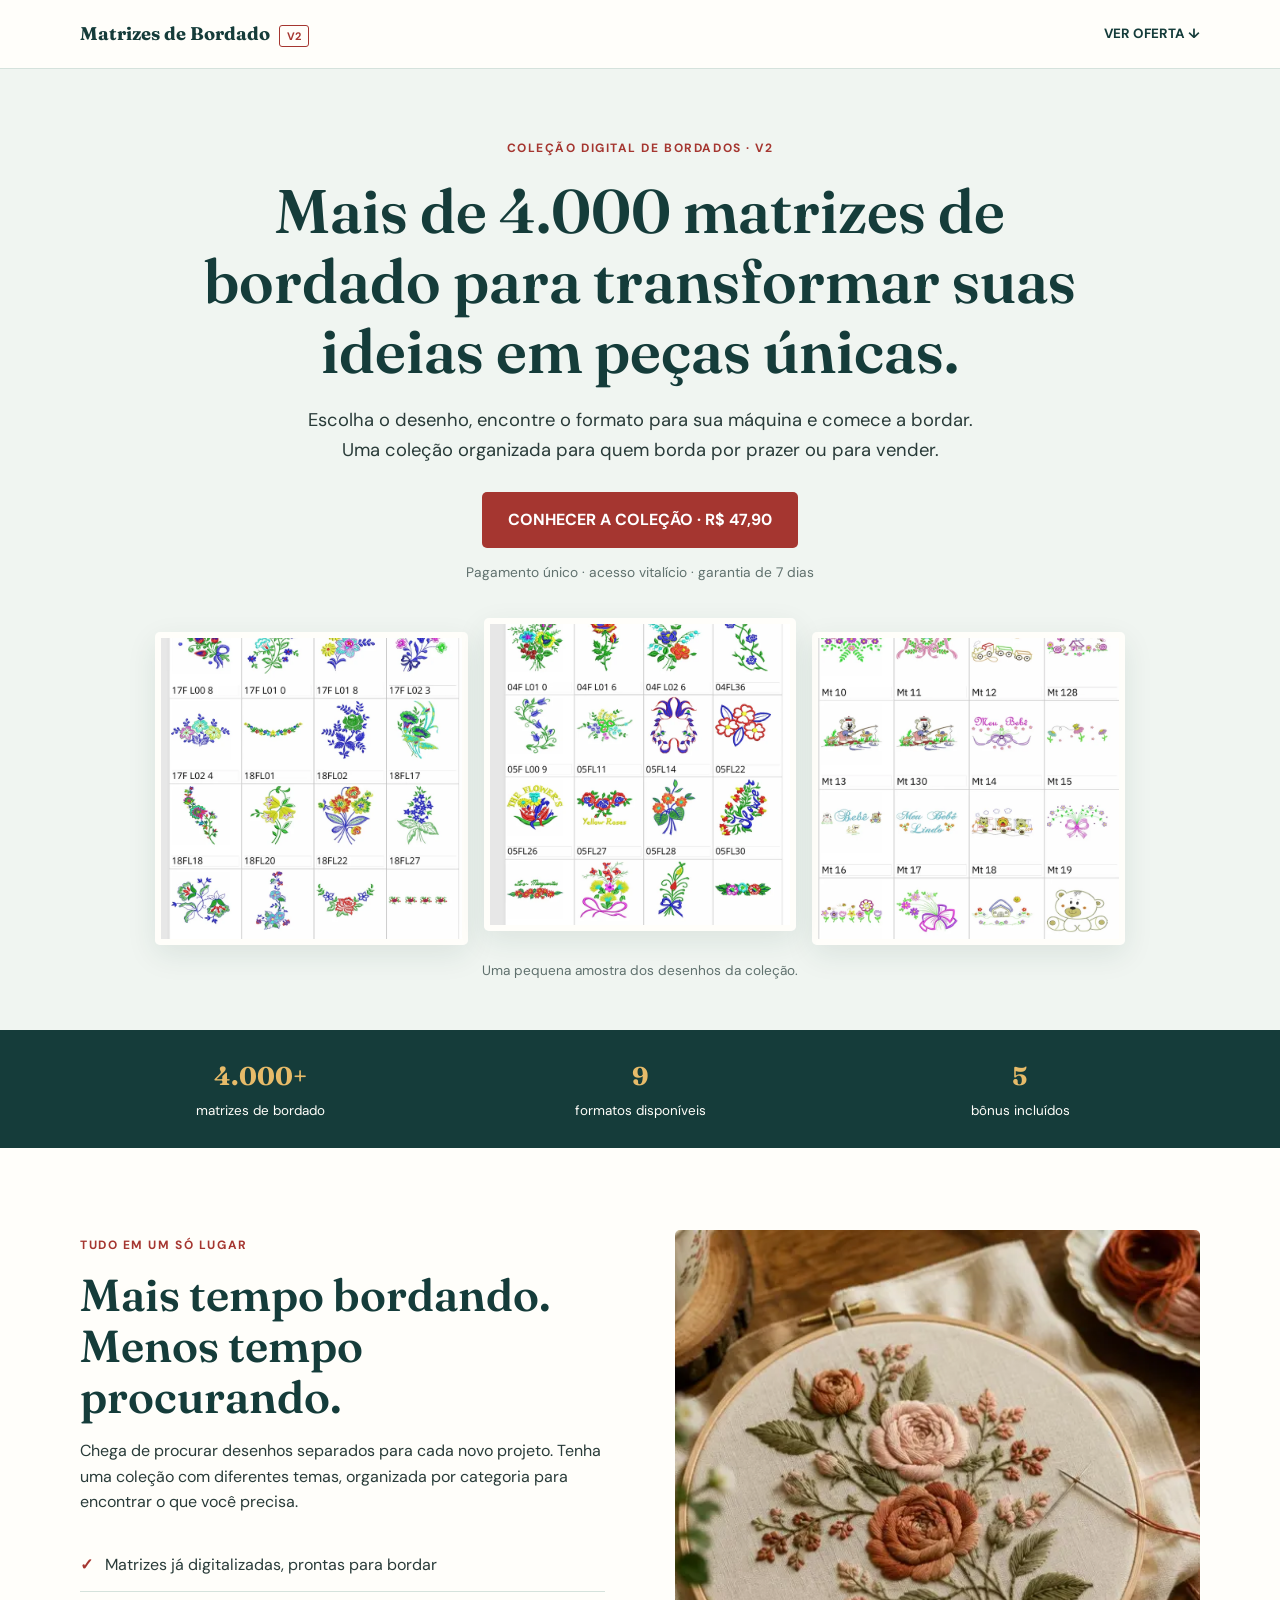
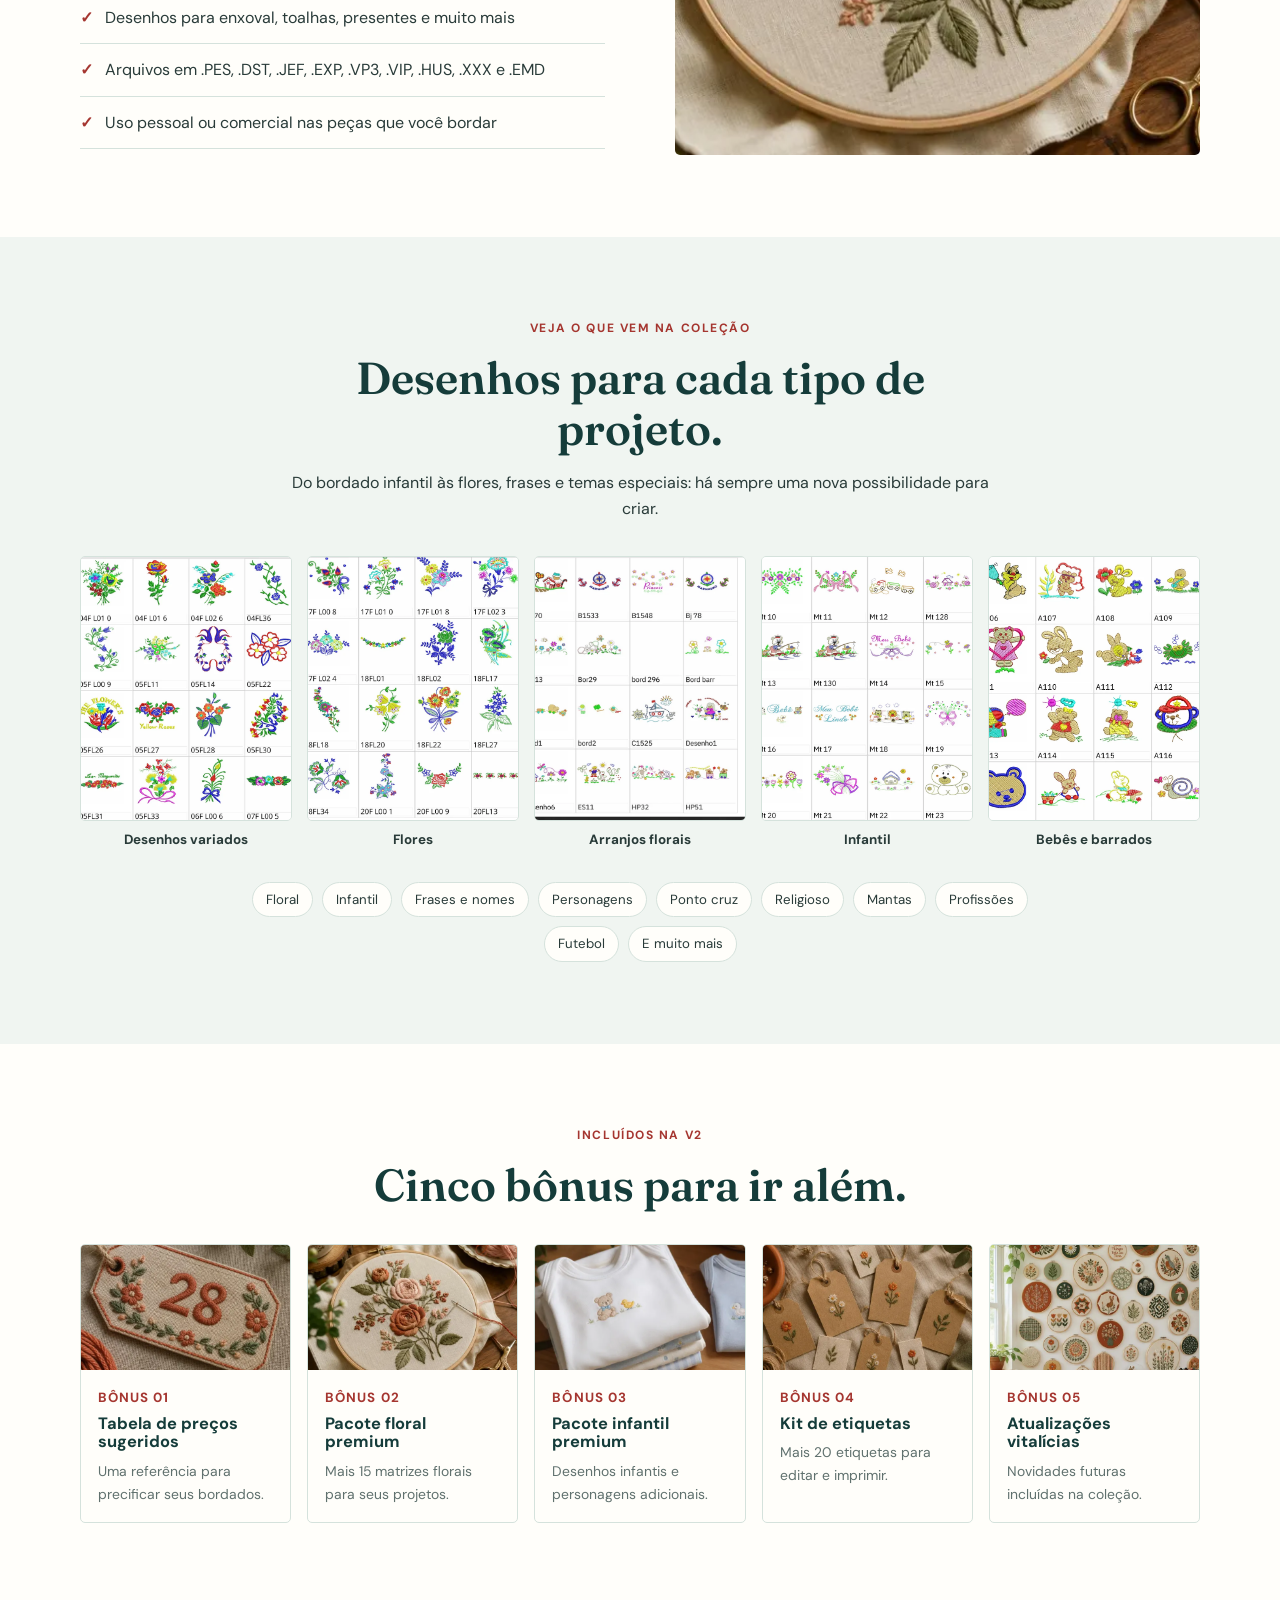
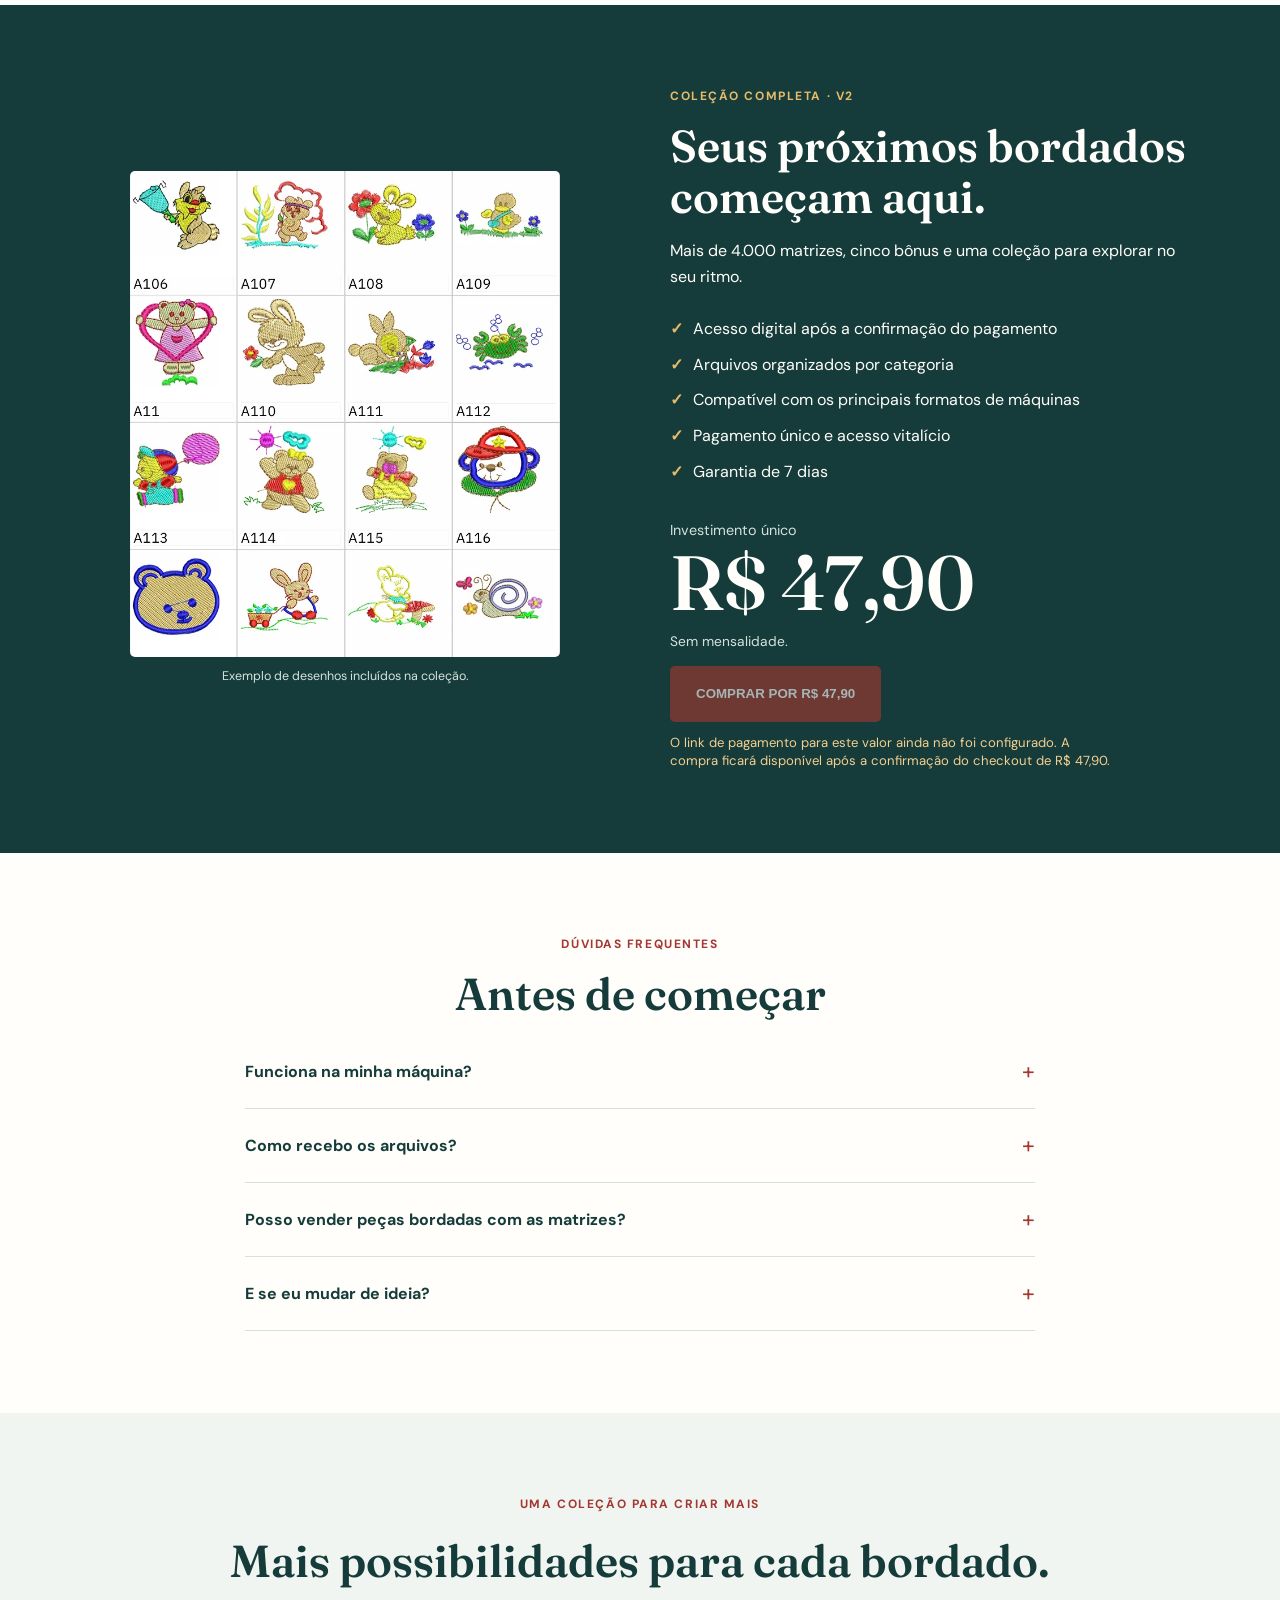
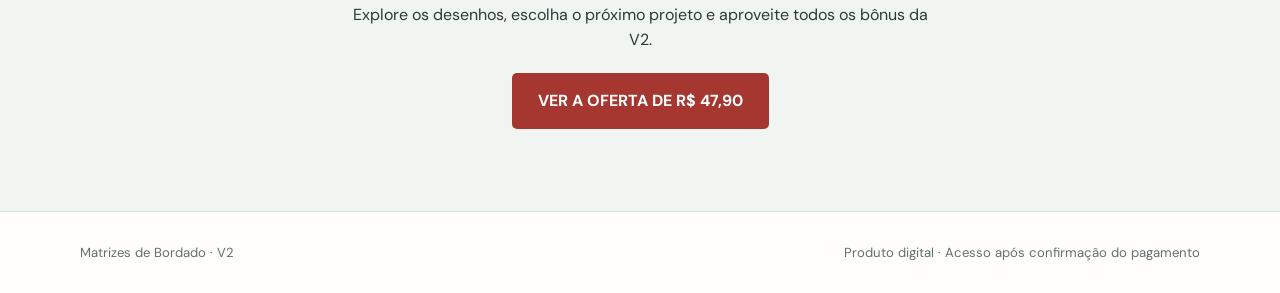
<file: v2.html>
<!doctype html>
<html lang="pt-BR">
<head>
  <meta charset="utf-8">
  <meta name="viewport" content="width=device-width, initial-scale=1">
  <meta name="theme-color" content="#143c3b">
  <meta name="description" content="V2: mais de 4.000 matrizes de bordado prontas para usar, organizadas por categoria, com 5 bônus e acesso vitalício por R$ 47,90.">
  <meta property="og:title" content="V2 | Mais de 4.000 Matrizes de Bordado">
  <meta property="og:description" content="Matrizes de bordado para seus projetos, com 5 bônus e acesso vitalício por R$ 47,90.">
  <meta property="og:type" content="website">
  <meta name="twitter:card" content="summary">
  <title>V2 | Mais de 4.000 Matrizes de Bordado por R$ 47,90</title>
  <link rel="preload" as="image" href="imagens/catalogo-1.webp" fetchpriority="high">
  <link rel="preconnect" href="https://fonts.googleapis.com">
  <link rel="preconnect" href="https://fonts.gstatic.com" crossorigin>
  <link href="https://fonts.googleapis.com/css2?family=DM+Sans:wght@400;500;600;700&family=Fraunces:opsz,wght@9..144,500;9..144,600;9..144,700&display=swap" rel="stylesheet">
  <style>
    :root { --ink:#153c3a; --body:#293b39; --muted:#60716e; --paper:#fffefa; --soft:#f0f5f1; --border:#d5e2dc; --accent:#a53630; --accent-hover:#822722; --gold:#e7bb69; }
    * {box-sizing:border-box} html {scroll-behavior:smooth} body {margin:0;background:var(--paper);color:var(--body);font:16px/1.6 'DM Sans',sans-serif} img {display:block;max-width:100%;height:auto} a {color:inherit} h1,h2,h3,p {margin-top:0} h1,h2,h3 {color:var(--ink);line-height:1.14} h1,h2 {font-family:Fraunces,Georgia,serif;font-weight:600;letter-spacing:0} h1 {font-size:clamp(2.35rem,4.8vw,4.6rem);max-width:920px;margin:18px auto 20px} h2 {font-size:clamp(2rem,3.5vw,3.25rem);margin-bottom:16px} h3 {font-size:1.2rem;margin-bottom:8px} .wrap {width:min(1120px,calc(100% - 40px));margin:auto} .section {padding:82px 0} .eyebrow {font-size:.75rem;font-weight:700;letter-spacing:.13em;text-transform:uppercase;color:var(--accent);margin:0 0 14px} .center {text-align:center} .lead {font-size:1.15rem;max-width:680px;margin-left:auto;margin-right:auto} .btn {display:inline-flex;align-items:center;justify-content:center;min-height:56px;padding:14px 26px;background:var(--accent);color:#fff;text-decoration:none;text-align:center;font-weight:700;border:0;border-radius:5px;transition:background .2s ease,transform .2s ease} .btn:hover {background:var(--accent-hover);transform:translateY(-2px)} .btn:focus-visible,summary:focus-visible,a:focus-visible {outline:3px solid var(--gold);outline-offset:3px} .btn[disabled] {opacity:.62;cursor:not-allowed;transform:none;background:var(--accent)} .small {font-size:.86rem;color:var(--muted)} .nav {border-bottom:1px solid var(--border);background:var(--paper)} .nav-inner {min-height:68px;display:flex;align-items:center;justify-content:space-between;gap:16px} .brand {font-family:Fraunces,Georgia,serif;font-size:1.15rem;color:var(--ink);font-weight:700;text-decoration:none} .brand span {display:inline-block;margin-left:5px;padding:2px 7px;border:1px solid var(--accent);border-radius:3px;color:var(--accent);font:700 .68rem/1.5 'DM Sans',sans-serif;vertical-align:middle} .nav-link {font-size:.84rem;font-weight:700;color:var(--ink);text-decoration:none;white-space:nowrap} .nav-link:hover {color:var(--accent)} .hero {background:var(--soft);padding:70px 0 48px;overflow:hidden} .hero .intro {text-align:center} .hero .intro p.lead {margin-bottom:27px} .hero .small {margin:13px auto 0} .hero-gallery {margin:49px auto 0;display:grid;grid-template-columns:repeat(3,minmax(0,1fr));gap:16px;max-width:970px;align-items:center} .hero-gallery img {width:100%;aspect-ratio:1/1;object-fit:cover;border:6px solid var(--paper);box-shadow:0 10px 30px #153c3a18;border-radius:5px} .hero-gallery img:nth-child(2) {transform:translateY(-14px)} .caption {text-align:center;font-size:.85rem;color:var(--muted);margin:15px 0 0} .stats {background:var(--ink);color:var(--paper)} .stats-inner {display:grid;grid-template-columns:repeat(3,1fr);gap:20px;padding:26px 0;text-align:center} .stats strong {display:block;font-family:Fraunces,Georgia,serif;font-size:1.6rem;color:var(--gold)} .stats span {font-size:.84rem} .split {display:grid;grid-template-columns:1fr 1fr;gap:70px;align-items:center} .list {list-style:none;padding:0;margin:24px 0 0} .list li {display:flex;align-items:flex-start;gap:12px;border-bottom:1px solid var(--border);padding:13px 0} .check {color:var(--accent);font-weight:700} .feature-image {width:100%;aspect-ratio:1/1;object-fit:cover;border-radius:5px} .soft {background:var(--soft)} .heading {max-width:700px;margin:0 auto 34px} .catalog {display:grid;grid-template-columns:repeat(5,minmax(0,1fr));gap:15px} .catalog figure {margin:0} .catalog img {width:100%;aspect-ratio:4/5;object-fit:cover;border-radius:5px;border:1px solid var(--border)} .catalog figcaption {font-size:.84rem;text-align:center;margin-top:8px;font-weight:700} .tags {display:flex;justify-content:center;flex-wrap:wrap;gap:9px;max-width:790px;margin:32px auto 0} .tags span {border:1px solid var(--border);border-radius:30px;padding:6px 13px;font-size:.83rem;background:var(--paper)} .bonuses {display:grid;grid-template-columns:repeat(5,minmax(0,1fr));gap:16px} .bonus {border:1px solid var(--border);border-radius:5px;background:var(--paper);overflow:hidden} .bonus img {width:100%;aspect-ratio:5/3;object-fit:cover} .bonus-content {padding:17px} .bonus small {display:block;color:var(--accent);font-weight:700;text-transform:uppercase;letter-spacing:.08em;margin-bottom:6px} .bonus h3 {font-size:1.03rem} .bonus p {font-size:.87rem;color:var(--muted);margin:0} .offer {background:var(--ink);color:var(--paper)} .offer h2,.offer h3 {color:var(--paper)} .offer .eyebrow {color:var(--gold)} .offer-inner {display:grid;grid-template-columns:1fr 1fr;align-items:center;gap:60px} .offer-cover {width:min(100%,430px);margin:auto;border-radius:5px} .offer-cover-note {font-size:.78rem;color:#d5e2dc;text-align:center;margin:10px auto 0} .offer ul {padding:0;margin:22px 0;list-style:none} .offer li {padding:5px 0} .offer li::before {content:'✓';color:var(--gold);font-weight:700;margin-right:10px} .price-label {margin:30px 0 3px;color:#d5e2dc;font-size:.9rem} .price {font:600 clamp(3.2rem,6vw,5rem)/1 Fraunces,Georgia,serif;color:var(--paper);margin:0 0 8px} .offer .small {color:#d5e2dc} .checkout-note {font-size:.82rem;color:#f4cf90;max-width:440px;line-height:1.4;margin:12px 0 0} .faq {max-width:790px;margin:auto} details {border-bottom:1px solid var(--border);padding:18px 0} summary {font-weight:700;color:var(--ink);cursor:pointer;list-style:none;display:flex;align-items:center;justify-content:space-between;gap:12px} summary::-webkit-details-marker {display:none} summary::after {content:'+';font-size:1.45rem;font-weight:400;color:var(--accent)} details[open] summary::after {content:'−'} details p {margin:12px 0 0;color:var(--muted)} .end {background:var(--soft);text-align:center} .end p {max-width:600px;margin:0 auto 20px} footer {background:var(--paper);border-top:1px solid var(--border);padding:30px 0;color:var(--muted);font-size:.82rem} .footer-inner {display:flex;justify-content:space-between;gap:15px;flex-wrap:wrap} @media(max-width:900px) {.bonuses {grid-template-columns:repeat(2,minmax(0,1fr))}.catalog {grid-template-columns:repeat(3,minmax(0,1fr))}.split,.offer-inner {gap:35px}} @media(max-width:640px) {.wrap {width:min(100% - 32px,1120px)} .section {padding:58px 0} .hero {padding:48px 0 36px} h1 {font-size:2.38rem} .lead {font-size:1rem} .hero-gallery {gap:7px;margin-top:35px} .hero-gallery img {border-width:3px} .hero-gallery img:nth-child(2) {transform:translateY(-7px)} .stats-inner {gap:8px;padding:20px 0} .stats strong {font-size:1.15rem} .stats span {font-size:.68rem;line-height:1.25;display:block} .split,.offer-inner {grid-template-columns:1fr;gap:26px} .split .feature-image {max-height:370px;object-position:center 35%} .catalog {grid-template-columns:repeat(2,minmax(0,1fr));gap:10px} .bonuses {gap:10px} .bonus-content {padding:13px} .bonus h3 {font-size:.94rem} .bonus p {font-size:.8rem} .offer-cover {max-width:300px} .btn {width:100%} .nav-link {font-size:.76rem} .brand {font-size:1rem}}
    @media(prefers-reduced-motion:reduce) {html {scroll-behavior:auto} .btn {transition:none}}
  </style>
  <script>
  (function(){var started=false;function loadTracking(){if(started)return;started=true;
    !function(f,b,e,v,n,t,s){if(f.fbq)return;n=f.fbq=function(){n.callMethod?n.callMethod.apply(n,arguments):n.queue.push(arguments)};if(!f._fbq)f._fbq=n;n.push=n;n.loaded=!0;n.version='2.0';n.queue=[];t=b.createElement(e);t.async=!0;t.src=v;s=b.getElementsByTagName(e)[0];s.parentNode.insertBefore(t,s)}(window,document,'script','https://connect.facebook.net/en_US/fbevents.js');
    fbq('init','919671640911264');fbq('track','PageView');
    var u=document.createElement('script');u.src='https://cdn.utmify.com.br/scripts/utms/latest.js';u.setAttribute('data-utmify-prevent-subids','');u.async=true;u.defer=true;document.head.appendChild(u);
    window.pixelId='6ab674fcc12307f90a3e8105';var p=document.createElement('script');p.async=true;p.defer=true;p.src='https://cdn.utmify.com.br/scripts/pixel/pixel.js';document.head.appendChild(p);
  } var evs=['scroll','pointerdown','keydown','touchstart'];function once(){evs.forEach(function(e){window.removeEventListener(e,once)});loadTracking()}evs.forEach(function(e){window.addEventListener(e,once,{passive:true})});window.addEventListener('load',function(){(window.requestIdleCallback||function(cb){setTimeout(cb,2500)})(loadTracking)})})();
  </script>
  <noscript><img height="1" width="1" style="display:none" src="https://www.facebook.com/tr?id=919671640911264&amp;ev=PageView&amp;noscript=1" alt=""></noscript>
</head>
<body>
  <header class="nav"><div class="wrap nav-inner"><a class="brand" href="v2.html">Matrizes de Bordado <span>V2</span></a><a class="nav-link" href="#oferta">VER OFERTA ↓</a></div></header>
  <main>
    <section class="hero"><div class="wrap intro">
      <p class="eyebrow">Coleção digital de bordados · V2</p>
      <h1>Mais de 4.000 matrizes de bordado para transformar suas ideias em peças únicas.</h1>
      <p class="lead">Escolha o desenho, encontre o formato para sua máquina e comece a bordar. Uma coleção organizada para quem borda por prazer ou para vender.</p>
      <a class="btn" href="#oferta">CONHECER A COLEÇÃO · R$ 47,90</a>
      <p class="small">Pagamento único · acesso vitalício · garantia de 7 dias</p>
      <div class="hero-gallery" aria-label="Exemplos de desenhos da coleção">
        <img src="imagens/catalogo-2.webp" alt="Exemplos de matrizes de bordado floral" width="760" height="854" loading="eager" decoding="async">
        <img src="imagens/catalogo-1.webp" alt="Exemplos de matrizes de bordado infantil e floral" width="760" height="826" fetchpriority="high" loading="eager" decoding="async">
        <img src="imagens/catalogo-4.webp" alt="Exemplos de matrizes de bordado com animais" width="760" height="892" loading="eager" decoding="async">
      </div><p class="caption">Uma pequena amostra dos desenhos da coleção.</p>
    </div></section>
    <div class="stats"><div class="wrap stats-inner"><div><strong>4.000+</strong><span>matrizes de bordado</span></div><div><strong>9</strong><span>formatos disponíveis</span></div><div><strong>5</strong><span>bônus incluídos</span></div></div></div>
    <section class="section"><div class="wrap split">
      <div><p class="eyebrow">Tudo em um só lugar</p><h2>Mais tempo bordando. Menos tempo procurando.</h2><p>Chega de procurar desenhos separados para cada novo projeto. Tenha uma coleção com diferentes temas, organizada por categoria para encontrar o que você precisa.</p>
        <ul class="list"><li><span class="check">✓</span> Matrizes já digitalizadas, prontas para bordar</li><li><span class="check">✓</span> Desenhos para enxoval, toalhas, presentes e muito mais</li><li><span class="check">✓</span> Arquivos em .PES, .DST, .JEF, .EXP, .VP3, .VIP, .HUS, .XXX e .EMD</li><li><span class="check">✓</span> Uso pessoal ou comercial nas peças que você bordar</li></ul>
      </div><img class="feature-image" src="imagens/bonus2-02.webp" alt="Bordado floral feito em bastidor" width="640" height="516" loading="lazy" decoding="async">
    </div></section>
    <section class="section soft"><div class="wrap"><div class="center heading"><p class="eyebrow">Veja o que vem na coleção</p><h2>Desenhos para cada tipo de projeto.</h2><p>Do bordado infantil às flores, frases e temas especiais: há sempre uma nova possibilidade para criar.</p></div>
      <div class="catalog"><figure><img src="imagens/catalogo-1.webp" alt="Amostra de bordados variados" width="760" height="826" loading="lazy" decoding="async"><figcaption>Desenhos variados</figcaption></figure><figure><img src="imagens/catalogo-2.webp" alt="Amostra de bordados florais" width="760" height="854" loading="lazy" decoding="async"><figcaption>Flores</figcaption></figure><figure><img src="imagens/catalogo-3.webp" alt="Amostra de rosas e arranjos bordados" width="760" height="792" loading="lazy" decoding="async"><figcaption>Arranjos florais</figcaption></figure><figure><img src="imagens/catalogo-4.webp" alt="Amostra de bordados de ursinhos e animais" width="760" height="892" loading="lazy" decoding="async"><figcaption>Infantil</figcaption></figure><figure><img src="imagens/catalogo-5.webp" alt="Amostra de bordados para bebê" width="760" height="859" loading="lazy" decoding="async"><figcaption>Bebês e barrados</figcaption></figure></div>
      <div class="tags"><span>Floral</span><span>Infantil</span><span>Frases e nomes</span><span>Personagens</span><span>Ponto cruz</span><span>Religioso</span><span>Mantas</span><span>Profissões</span><span>Futebol</span><span>E muito mais</span></div>
    </div></section>
    <section class="section"><div class="wrap"><div class="center heading"><p class="eyebrow">Incluídos na V2</p><h2>Cinco bônus para ir além.</h2></div>
      <div class="bonuses">
        <article class="bonus"><img src="imagens/bonus2-01.webp" alt="Bordado associado à tabela de preços" width="640" height="516" loading="lazy" decoding="async"><div class="bonus-content"><small>Bônus 01</small><h3>Tabela de preços sugeridos</h3><p>Uma referência para precificar seus bordados.</p></div></article>
        <article class="bonus"><img src="imagens/bonus2-02.webp" alt="Bordado floral em bastidor" width="640" height="516" loading="lazy" decoding="async"><div class="bonus-content"><small>Bônus 02</small><h3>Pacote floral premium</h3><p>Mais 15 matrizes florais para seus projetos.</p></div></article>
        <article class="bonus"><img src="imagens/bonus2-03.webp" alt="Bordados infantis em peças de bebê" width="640" height="516" loading="lazy" decoding="async"><div class="bonus-content"><small>Bônus 03</small><h3>Pacote infantil premium</h3><p>Desenhos infantis e personagens adicionais.</p></div></article>
        <article class="bonus"><img src="imagens/bonus2-04.webp" alt="Etiquetas decorativas bordadas" width="640" height="516" loading="lazy" decoding="async"><div class="bonus-content"><small>Bônus 04</small><h3>Kit de etiquetas</h3><p>Mais 20 etiquetas para editar e imprimir.</p></div></article>
        <article class="bonus"><img src="imagens/bonus2-05.webp" alt="Coleção de bastidores bordados" width="640" height="516" loading="lazy" decoding="async"><div class="bonus-content"><small>Bônus 05</small><h3>Atualizações vitalícias</h3><p>Novidades futuras incluídas na coleção.</p></div></article>
      </div>
    </div></section>
    <section class="section offer" id="oferta"><div class="wrap offer-inner">
      <div><img class="offer-cover" src="imagens/catalogo-5.webp" alt="Amostra das matrizes de bordado da coleção" width="760" height="859" loading="lazy" decoding="async"><p class="offer-cover-note">Exemplo de desenhos incluídos na coleção.</p></div>
      <div><p class="eyebrow">Coleção completa · V2</p><h2>Seus próximos bordados começam aqui.</h2><p>Mais de 4.000 matrizes, cinco bônus e uma coleção para explorar no seu ritmo.</p>
        <ul><li>Acesso digital após a confirmação do pagamento</li><li>Arquivos organizados por categoria</li><li>Compatível com os principais formatos de máquinas</li><li>Pagamento único e acesso vitalício</li><li>Garantia de 7 dias</li></ul>
        <p class="price-label">Investimento único</p><p class="price">R$ 47,90</p><p class="small">Sem mensalidade.</p>
        <button class="btn" type="button" disabled aria-describedby="checkout-note">COMPRAR POR R$ 47,90</button>
        <p class="checkout-note" id="checkout-note">O link de pagamento para este valor ainda não foi configurado. A compra ficará disponível após a confirmação do checkout de R$ 47,90.</p>
      </div>
    </div></section>
    <section class="section"><div class="wrap faq"><div class="center"><p class="eyebrow">Dúvidas frequentes</p><h2>Antes de começar</h2></div>
      <details><summary>Funciona na minha máquina?</summary><p>Os arquivos estão disponíveis nos formatos .PES, .DST, .JEF, .EXP, .VP3, .VIP, .HUS, .XXX e .EMD. Confira qual formato sua máquina aceita antes da compra.</p></details>
      <details><summary>Como recebo os arquivos?</summary><p>Depois da confirmação do pagamento, o acesso digital é enviado para o e-mail informado na compra.</p></details>
      <details><summary>Posso vender peças bordadas com as matrizes?</summary><p>Sim. Você pode usar os desenhos em peças bordadas para venda. A revenda dos próprios arquivos de matrizes não é permitida.</p></details>
      <details><summary>E se eu mudar de ideia?</summary><p>Você tem até 7 dias para solicitar reembolso, de acordo com a garantia oferecida na compra.</p></details>
    </div></section>
    <section class="section end"><div class="wrap"><p class="eyebrow">Uma coleção para criar mais</p><h2>Mais possibilidades para cada bordado.</h2><p>Explore os desenhos, escolha o próximo projeto e aproveite todos os bônus da V2.</p><a class="btn" href="#oferta">VER A OFERTA DE R$ 47,90</a></div></section>
  </main>
  <footer><div class="wrap footer-inner"><span>Matrizes de Bordado · V2</span><span>Produto digital · Acesso após confirmação do pagamento</span></div></footer>
</body>
</html>
</file>
<file: tw.css>
*,:after,:before{--tw-border-spacing-x:0;--tw-border-spacing-y:0;--tw-translate-x:0;--tw-translate-y:0;--tw-rotate:0;--tw-skew-x:0;--tw-skew-y:0;--tw-scale-x:1;--tw-scale-y:1;--tw-pan-x: ;--tw-pan-y: ;--tw-pinch-zoom: ;--tw-scroll-snap-strictness:proximity;--tw-gradient-from-position: ;--tw-gradient-via-position: ;--tw-gradient-to-position: ;--tw-ordinal: ;--tw-slashed-zero: ;--tw-numeric-figure: ;--tw-numeric-spacing: ;--tw-numeric-fraction: ;--tw-ring-inset: ;--tw-ring-offset-width:0px;--tw-ring-offset-color:#fff;--tw-ring-color:rgba(59,130,246,.5);--tw-ring-offset-shadow:0 0 #0000;--tw-ring-shadow:0 0 #0000;--tw-shadow:0 0 #0000;--tw-shadow-colored:0 0 #0000;--tw-blur: ;--tw-brightness: ;--tw-contrast: ;--tw-grayscale: ;--tw-hue-rotate: ;--tw-invert: ;--tw-saturate: ;--tw-sepia: ;--tw-drop-shadow: ;--tw-backdrop-blur: ;--tw-backdrop-brightness: ;--tw-backdrop-contrast: ;--tw-backdrop-grayscale: ;--tw-backdrop-hue-rotate: ;--tw-backdrop-invert: ;--tw-backdrop-opacity: ;--tw-backdrop-saturate: ;--tw-backdrop-sepia: ;--tw-contain-size: ;--tw-contain-layout: ;--tw-contain-paint: ;--tw-contain-style: }::backdrop{--tw-border-spacing-x:0;--tw-border-spacing-y:0;--tw-translate-x:0;--tw-translate-y:0;--tw-rotate:0;--tw-skew-x:0;--tw-skew-y:0;--tw-scale-x:1;--tw-scale-y:1;--tw-pan-x: ;--tw-pan-y: ;--tw-pinch-zoom: ;--tw-scroll-snap-strictness:proximity;--tw-gradient-from-position: ;--tw-gradient-via-position: ;--tw-gradient-to-position: ;--tw-ordinal: ;--tw-slashed-zero: ;--tw-numeric-figure: ;--tw-numeric-spacing: ;--tw-numeric-fraction: ;--tw-ring-inset: ;--tw-ring-offset-width:0px;--tw-ring-offset-color:#fff;--tw-ring-color:rgba(59,130,246,.5);--tw-ring-offset-shadow:0 0 #0000;--tw-ring-shadow:0 0 #0000;--tw-shadow:0 0 #0000;--tw-shadow-colored:0 0 #0000;--tw-blur: ;--tw-brightness: ;--tw-contrast: ;--tw-grayscale: ;--tw-hue-rotate: ;--tw-invert: ;--tw-saturate: ;--tw-sepia: ;--tw-drop-shadow: ;--tw-backdrop-blur: ;--tw-backdrop-brightness: ;--tw-backdrop-contrast: ;--tw-backdrop-grayscale: ;--tw-backdrop-hue-rotate: ;--tw-backdrop-invert: ;--tw-backdrop-opacity: ;--tw-backdrop-saturate: ;--tw-backdrop-sepia: ;--tw-contain-size: ;--tw-contain-layout: ;--tw-contain-paint: ;--tw-contain-style: }/*! tailwindcss v3.4.16 | MIT License | https://tailwindcss.com*/*,:after,:before{box-sizing:border-box;border:0 solid #e5e7eb}:after,:before{--tw-content:""}:host,html{line-height:1.5;-webkit-text-size-adjust:100%;-moz-tab-size:4;-o-tab-size:4;tab-size:4;font-family:DM Sans,sans-serif;font-feature-settings:normal;font-variation-settings:normal;-webkit-tap-highlight-color:transparent}body{margin:0;line-height:inherit}hr{height:0;color:inherit;border-top-width:1px}abbr:where([title]){-webkit-text-decoration:underline dotted;text-decoration:underline dotted}h1,h2,h3,h4,h5,h6{font-size:inherit;font-weight:inherit}a{color:inherit;text-decoration:inherit}b,strong{font-weight:bolder}code,kbd,pre,samp{font-family:ui-monospace,SFMono-Regular,Menlo,Monaco,Consolas,Liberation Mono,Courier New,monospace;font-feature-settings:normal;font-variation-settings:normal;font-size:1em}small{font-size:80%}sub,sup{font-size:75%;line-height:0;position:relative;vertical-align:baseline}sub{bottom:-.25em}sup{top:-.5em}table{text-indent:0;border-color:inherit;border-collapse:collapse}button,input,optgroup,select,textarea{font-family:inherit;font-feature-settings:inherit;font-variation-settings:inherit;font-size:100%;font-weight:inherit;line-height:inherit;letter-spacing:inherit;color:inherit;margin:0;padding:0}button,select{text-transform:none}button,input:where([type=button]),input:where([type=reset]),input:where([type=submit]){-webkit-appearance:button;background-color:transparent;background-image:none}:-moz-focusring{outline:auto}:-moz-ui-invalid{box-shadow:none}progress{vertical-align:baseline}::-webkit-inner-spin-button,::-webkit-outer-spin-button{height:auto}[type=search]{-webkit-appearance:textfield;outline-offset:-2px}::-webkit-search-decoration{-webkit-appearance:none}::-webkit-file-upload-button{-webkit-appearance:button;font:inherit}summary{display:list-item}blockquote,dd,dl,figure,h1,h2,h3,h4,h5,h6,hr,p,pre{margin:0}fieldset{margin:0}fieldset,legend{padding:0}menu,ol,ul{list-style:none;margin:0;padding:0}dialog{padding:0}textarea{resize:vertical}input::-moz-placeholder,textarea::-moz-placeholder{opacity:1;color:#9ca3af}input::placeholder,textarea::placeholder{opacity:1;color:#9ca3af}[role=button],button{cursor:pointer}:disabled{cursor:default}audio,canvas,embed,iframe,img,object,svg,video{display:block;vertical-align:middle}img,video{max-width:100%;height:auto}[hidden]:where(:not([hidden=until-found])){display:none}.pointer-events-none{pointer-events:none}.absolute{position:absolute}.relative{position:relative}.-bottom-3{bottom:-.75rem}.-right-2{right:-.5rem}.-top-3\.5{top:-.875rem}.left-1\/2{left:50%}.top-0{top:0}.mx-auto{margin-left:auto;margin-right:auto}.my-1{margin-top:.25rem;margin-bottom:.25rem}.my-6{margin-top:1.5rem;margin-bottom:1.5rem}.mb-1{margin-bottom:.25rem}.mb-10{margin-bottom:2.5rem}.mb-2{margin-bottom:.5rem}.mb-3{margin-bottom:.75rem}.mb-4{margin-bottom:1rem}.mb-5{margin-bottom:1.25rem}.mb-6{margin-bottom:1.5rem}.mb-7{margin-bottom:1.75rem}.mb-8{margin-bottom:2rem}.mt-0\.5{margin-top:.125rem}.mt-1{margin-top:.25rem}.mt-1\.5{margin-top:.375rem}.mt-10{margin-top:2.5rem}.mt-2{margin-top:.5rem}.mt-3{margin-top:.75rem}.mt-4{margin-top:1rem}.mt-5{margin-top:1.25rem}.mt-6{margin-top:1.5rem}.mt-7{margin-top:1.75rem}.mt-8{margin-top:2rem}.block{display:block}.inline-block{display:inline-block}.flex{display:flex}.grid{display:grid}.aspect-\[4\/3\]{aspect-ratio:4/3}.h-11{height:2.75rem}.h-14{height:3.5rem}.h-48{height:12rem}.h-8{height:2rem}.h-\[620px\]{height:620px}.h-auto{height:auto}.w-11{width:2.75rem}.w-14{width:3.5rem}.w-40{width:10rem}.w-48{width:12rem}.w-8{width:2rem}.w-\[250px\]{width:250px}.w-\[620px\]{width:620px}.w-full{width:100%}.min-w-\[64px\]{min-width:64px}.max-w-2xl{max-width:42rem}.max-w-3xl{max-width:48rem}.max-w-4xl{max-width:56rem}.max-w-5xl{max-width:64rem}.max-w-\[160vw\]{max-width:160vw}.max-w-\[300px\]{max-width:300px}.max-w-\[340px\]{max-width:340px}.max-w-md{max-width:28rem}.max-w-sm{max-width:24rem}.max-w-xl{max-width:36rem}.max-w-xs{max-width:20rem}.flex-1{flex:1 1 0%}.flex-none{flex:none}.shrink-0{flex-shrink:0}.-translate-x-1\/2{--tw-translate-x:-50%}.-translate-x-1\/2,.rotate-3{transform:translate(var(--tw-translate-x),var(--tw-translate-y)) rotate(var(--tw-rotate)) skewX(var(--tw-skew-x)) skewY(var(--tw-skew-y)) scaleX(var(--tw-scale-x)) scaleY(var(--tw-scale-y))}.rotate-3{--tw-rotate:3deg}@keyframes pulse_btn{0%,to{box-shadow:0 0 0 0 rgba(154,90,200,.45)}50%{box-shadow:0 0 0 14px rgba(154,90,200,0)}}.animate-pulse_btn{animation:pulse_btn 2s ease-in-out infinite}.scroll-mt-8{scroll-margin-top:2rem}.flex-col{flex-direction:column}.flex-wrap{flex-wrap:wrap}.place-items-center{place-items:center}.items-center{align-items:center}.justify-center{justify-content:center}.justify-between{justify-content:space-between}.gap-2{gap:.5rem}.gap-3{gap:.75rem}.gap-4{gap:1rem}.gap-5{gap:1.25rem}.gap-8{gap:2rem}.gap-x-2{-moz-column-gap:.5rem;column-gap:.5rem}.gap-x-4{-moz-column-gap:1rem;column-gap:1rem}.gap-y-1{row-gap:.25rem}.gap-y-1\.5{row-gap:.375rem}.space-y-2\.5>:not([hidden])~:not([hidden]){--tw-space-y-reverse:0;margin-top:calc(.625rem*(1 - var(--tw-space-y-reverse)));margin-bottom:calc(.625rem*var(--tw-space-y-reverse))}.space-y-3>:not([hidden])~:not([hidden]){--tw-space-y-reverse:0;margin-top:calc(.75rem*(1 - var(--tw-space-y-reverse)));margin-bottom:calc(.75rem*var(--tw-space-y-reverse))}.space-y-4>:not([hidden])~:not([hidden]){--tw-space-y-reverse:0;margin-top:calc(1rem*(1 - var(--tw-space-y-reverse)));margin-bottom:calc(1rem*var(--tw-space-y-reverse))}.overflow-hidden{overflow:hidden}.whitespace-nowrap{white-space:nowrap}.rounded-2xl{border-radius:1rem}.rounded-3xl{border-radius:1.5rem}.rounded-\[1\.7rem\]{border-radius:1.7rem}.rounded-\[2\.2rem\]{border-radius:2.2rem}.rounded-full{border-radius:9999px}.rounded-xl{border-radius:.75rem}.border{border-width:1px}.border-2{border-width:2px}.border-\[3px\]{border-width:3px}.border-l-4{border-left-width:4px}.border-t{border-top-width:1px}.border-dashed{border-style:dashed}.border-\[\#5E9A74\]{--tw-border-opacity:1;border-color:rgb(94 154 116/var(--tw-border-opacity,1))}.border-\[\#9A5AC8\]{--tw-border-opacity:1;border-color:rgb(154 90 200/var(--tw-border-opacity,1))}.border-\[\#9A5AC8\]\/40{border-color:rgba(154,90,200,.4)}.border-\[\#E6DAEF\]{--tw-border-opacity:1;border-color:rgb(230 218 239/var(--tw-border-opacity,1))}.bg-\[\#3B2F46\]{--tw-bg-opacity:1;background-color:rgb(59 47 70/var(--tw-bg-opacity,1))}.bg-\[\#5E9A74\]{--tw-bg-opacity:1;background-color:rgb(94 154 116/var(--tw-bg-opacity,1))}.bg-\[\#9A5AC8\]{--tw-bg-opacity:1;background-color:rgb(154 90 200/var(--tw-bg-opacity,1))}.bg-\[\#9A5AC8\]\/10{background-color:rgba(154,90,200,.1)}.bg-\[\#CCA6E7\]\/25{background-color:rgba(204,166,231,.25)}.bg-\[\#EAF1EB\]{--tw-bg-opacity:1;background-color:rgb(234 241 235/var(--tw-bg-opacity,1))}.bg-\[\#F3EEF9\]{--tw-bg-opacity:1;background-color:rgb(243 238 249/var(--tw-bg-opacity,1))}.bg-\[\#F4F0F8\]{--tw-bg-opacity:1;background-color:rgb(244 240 248/var(--tw-bg-opacity,1))}.bg-\[\#F6EFFB\]{--tw-bg-opacity:1;background-color:rgb(246 239 251/var(--tw-bg-opacity,1))}.bg-\[\#F6F0FB\]{--tw-bg-opacity:1;background-color:rgb(246 240 251/var(--tw-bg-opacity,1))}.bg-ink-alt{--tw-bg-opacity:1;background-color:rgb(237 226 245/var(--tw-bg-opacity,1))}.bg-rubi{--tw-bg-opacity:1;background-color:rgb(179 38 46/var(--tw-bg-opacity,1))}.bg-white{--tw-bg-opacity:1;background-color:rgb(255 255 255/var(--tw-bg-opacity,1))}.object-contain{-o-object-fit:contain;object-fit:contain}.object-cover{-o-object-fit:cover;object-fit:cover}.p-2\.5{padding:.625rem}.p-3{padding:.75rem}.p-4{padding:1rem}.p-5{padding:1.25rem}.px-10{padding-left:2.5rem;padding-right:2.5rem}.px-4{padding-left:1rem;padding-right:1rem}.px-5{padding-left:1.25rem;padding-right:1.25rem}.py-1\.5{padding-top:.375rem;padding-bottom:.375rem}.py-2{padding-top:.5rem;padding-bottom:.5rem}.py-3{padding-top:.75rem;padding-bottom:.75rem}.py-4{padding-top:1rem;padding-bottom:1rem}.py-6{padding-top:1.5rem;padding-bottom:1.5rem}.py-7{padding-top:1.75rem;padding-bottom:1.75rem}.py-8{padding-top:2rem;padding-bottom:2rem}.pb-10{padding-bottom:2.5rem}.pb-12{padding-bottom:3rem}.pb-14{padding-bottom:3.5rem}.pb-6{padding-bottom:1.5rem}.pl-\[\.5em\]{padding-left:.5em}.pt-12{padding-top:3rem}.pt-6{padding-top:1.5rem}.text-left{text-align:left}.text-center{text-align:center}.text-right{text-align:right}.font-display{font-family:Bricolage Grotesque,sans-serif}.text-2xl{font-size:1.5rem;line-height:2rem}.text-3xl{font-size:1.875rem;line-height:2.25rem}.text-4xl{font-size:2.25rem;line-height:2.5rem}.text-6xl{font-size:3.75rem;line-height:1}.text-\[10px\]{font-size:10px}.text-base{font-size:1rem;line-height:1.5rem}.text-lg{font-size:1.125rem;line-height:1.75rem}.text-sm{font-size:.875rem;line-height:1.25rem}.text-xl{font-size:1.25rem;line-height:1.75rem}.text-xs{font-size:.75rem;line-height:1rem}.font-bold{font-weight:700}.font-extrabold{font-weight:800}.font-medium{font-weight:500}.font-semibold{font-weight:600}.uppercase{text-transform:uppercase}.leading-\[1\.05\]{line-height:1.05}.leading-\[1\.08\]{line-height:1.08}.leading-none{line-height:1}.leading-relaxed{line-height:1.625}.leading-snug{line-height:1.375}.leading-tight{line-height:1.25}.tracking-\[\.5em\]{letter-spacing:.5em}.tracking-wider{letter-spacing:.05em}.text-\[\#3B2F46\]{--tw-text-opacity:1;color:rgb(59 47 70/var(--tw-text-opacity,1))}.text-\[\#3F6E50\]{--tw-text-opacity:1;color:rgb(63 110 80/var(--tw-text-opacity,1))}.text-\[\#52465A\]{--tw-text-opacity:1;color:rgb(82 70 90/var(--tw-text-opacity,1))}.text-\[\#5E9A74\]{--tw-text-opacity:1;color:rgb(94 154 116/var(--tw-text-opacity,1))}.text-\[\#6B3FA0\]{--tw-text-opacity:1;color:rgb(107 63 160/var(--tw-text-opacity,1))}.text-\[\#83768C\]{--tw-text-opacity:1;color:rgb(131 118 140/var(--tw-text-opacity,1))}.text-\[\#9A5AC8\]{--tw-text-opacity:1;color:rgb(154 90 200/var(--tw-text-opacity,1))}.text-\[\#E7C9F2\]{--tw-text-opacity:1;color:rgb(231 201 242/var(--tw-text-opacity,1))}.text-mint{--tw-text-opacity:1;color:rgb(94 154 116/var(--tw-text-opacity,1))}.text-peach{--tw-text-opacity:1;color:rgb(154 90 200/var(--tw-text-opacity,1))}.text-rubi{--tw-text-opacity:1;color:rgb(179 38 46/var(--tw-text-opacity,1))}.text-white{--tw-text-opacity:1;color:rgb(255 255 255/var(--tw-text-opacity,1))}.shadow-2xl{--tw-shadow:0 25px 50px -12px rgba(0,0,0,.25);--tw-shadow-colored:0 25px 50px -12px var(--tw-shadow-color)}.shadow-2xl,.shadow-lg{box-shadow:var(--tw-ring-offset-shadow,0 0 #0000),var(--tw-ring-shadow,0 0 #0000),var(--tw-shadow)}.shadow-lg{--tw-shadow:0 10px 15px -3px rgba(0,0,0,.1),0 4px 6px -4px rgba(0,0,0,.1);--tw-shadow-colored:0 10px 15px -3px var(--tw-shadow-color),0 4px 6px -4px var(--tw-shadow-color)}.shadow-sm{--tw-shadow:0 1px 2px 0 rgba(0,0,0,.05);--tw-shadow-colored:0 1px 2px 0 var(--tw-shadow-color)}.shadow-sm,.shadow-xl{box-shadow:var(--tw-ring-offset-shadow,0 0 #0000),var(--tw-ring-shadow,0 0 #0000),var(--tw-shadow)}.shadow-xl{--tw-shadow:0 20px 25px -5px rgba(0,0,0,.1),0 8px 10px -6px rgba(0,0,0,.1);--tw-shadow-colored:0 20px 25px -5px var(--tw-shadow-color),0 8px 10px -6px var(--tw-shadow-color)}.shadow-\[\#3B2F46\]\/15{--tw-shadow-color:rgba(59,47,70,.15);--tw-shadow:var(--tw-shadow-colored)}.shadow-\[\#3B2F46\]\/20{--tw-shadow-color:rgba(59,47,70,.2);--tw-shadow:var(--tw-shadow-colored)}.shadow-\[\#52465a\]\/15{--tw-shadow-color:rgba(82,70,90,.15);--tw-shadow:var(--tw-shadow-colored)}.shadow-\[\#5E9A74\]\/10{--tw-shadow-color:rgba(94,154,116,.1);--tw-shadow:var(--tw-shadow-colored)}.shadow-\[\#9A5AC8\]\/15{--tw-shadow-color:rgba(154,90,200,.15);--tw-shadow:var(--tw-shadow-colored)}.shadow-\[\#9A5AC8\]\/30{--tw-shadow-color:rgba(154,90,200,.3);--tw-shadow:var(--tw-shadow-colored)}.shadow-black\/25{--tw-shadow-color:rgba(0,0,0,.25);--tw-shadow:var(--tw-shadow-colored)}.shadow-black\/30{--tw-shadow-color:rgba(0,0,0,.3);--tw-shadow:var(--tw-shadow-colored)}.blur-\[120px\]{--tw-blur:blur(120px)}.blur-\[120px\],.drop-shadow-\[0_12px_18px_rgba\(107\2c 63\2c 160\2c \.28\)\]{filter:var(--tw-blur) var(--tw-brightness) var(--tw-contrast) var(--tw-grayscale) var(--tw-hue-rotate) var(--tw-invert) var(--tw-saturate) var(--tw-sepia) var(--tw-drop-shadow)}.drop-shadow-\[0_12px_18px_rgba\(107\2c 63\2c 160\2c \.28\)\]{--tw-drop-shadow:drop-shadow(0 12px 18px rgba(107,63,160,.28))}@media (min-width:640px){.sm\:w-44{width:11rem}.sm\:w-\[280px\]{width:280px}.sm\:grid-cols-3{grid-template-columns:repeat(3,minmax(0,1fr))}.sm\:flex-row{flex-direction:row}.sm\:p-5{padding:1.25rem}.sm\:p-7{padding:1.75rem}.sm\:p-8{padding:2rem}.sm\:pb-14{padding-bottom:3.5rem}.sm\:pb-16{padding-bottom:4rem}.sm\:pb-8{padding-bottom:2rem}.sm\:pt-14{padding-top:3.5rem}.sm\:text-left{text-align:left}.sm\:text-2xl{font-size:1.5rem;line-height:2rem}.sm\:text-3xl{font-size:1.875rem;line-height:2.25rem}.sm\:text-4xl{font-size:2.25rem;line-height:2.5rem}.sm\:text-5xl{font-size:3rem;line-height:1}.sm\:text-7xl{font-size:4.5rem;line-height:1}.sm\:text-base{font-size:1rem;line-height:1.5rem}.sm\:text-lg{font-size:1.125rem;line-height:1.75rem}.sm\:text-sm{font-size:.875rem;line-height:1.25rem}.sm\:text-xl{font-size:1.25rem;line-height:1.75rem}}@media (min-width:768px){.md\:text-6xl{font-size:3.75rem;line-height:1}}
</file>
<file: styles.css>
/*! tailwindcss v3.4.0 | MIT License | https://tailwindcss.com*/*,:after,:before{box-sizing:border-box;border:0 solid #e5e7eb}:after,:before{--tw-content:""}:host,html{line-height:1.5;-webkit-text-size-adjust:100%;-moz-tab-size:4;-o-tab-size:4;tab-size:4;font-family:Manrope,sans-serif;font-feature-settings:normal;font-variation-settings:normal;-webkit-tap-highlight-color:transparent}body{margin:0;line-height:inherit}hr{height:0;color:inherit;border-top-width:1px}abbr:where([title]){-webkit-text-decoration:underline dotted;text-decoration:underline dotted}h1,h2,h3,h4,h5,h6{font-size:inherit;font-weight:inherit}a{color:inherit;text-decoration:inherit}b,strong{font-weight:bolder}code,kbd,pre,samp{font-family:ui-monospace,SFMono-Regular,Menlo,Monaco,Consolas,Liberation Mono,Courier New,monospace;font-feature-settings:normal;font-variation-settings:normal;font-size:1em}small{font-size:80%}sub,sup{font-size:75%;line-height:0;position:relative;vertical-align:initial}sub{bottom:-.25em}sup{top:-.5em}table{text-indent:0;border-color:inherit;border-collapse:collapse}button,input,optgroup,select,textarea{font-family:inherit;font-feature-settings:inherit;font-variation-settings:inherit;font-size:100%;font-weight:inherit;line-height:inherit;color:inherit;margin:0;padding:0}button,select{text-transform:none}[type=button],[type=reset],[type=submit],button{-webkit-appearance:button;background-color:initial;background-image:none}:-moz-focusring{outline:auto}:-moz-ui-invalid{box-shadow:none}progress{vertical-align:initial}::-webkit-inner-spin-button,::-webkit-outer-spin-button{height:auto}[type=search]{-webkit-appearance:textfield;outline-offset:-2px}::-webkit-search-decoration{-webkit-appearance:none}::-webkit-file-upload-button{-webkit-appearance:button;font:inherit}summary{display:list-item}blockquote,dd,dl,figure,h1,h2,h3,h4,h5,h6,hr,p,pre{margin:0}fieldset{margin:0}fieldset,legend{padding:0}menu,ol,ul{list-style:none;margin:0;padding:0}dialog{padding:0}textarea{resize:vertical}input::-moz-placeholder,textarea::-moz-placeholder{opacity:1;color:#9ca3af}input::placeholder,textarea::placeholder{opacity:1;color:#9ca3af}[role=button],button{cursor:pointer}:disabled{cursor:default}audio,canvas,embed,iframe,img,object,svg,video{display:block;vertical-align:middle}img,video{max-width:100%;height:auto}[hidden]{display:none}*,::backdrop,:after,:before{--tw-border-spacing-x:0;--tw-border-spacing-y:0;--tw-translate-x:0;--tw-translate-y:0;--tw-rotate:0;--tw-skew-x:0;--tw-skew-y:0;--tw-scale-x:1;--tw-scale-y:1;--tw-pan-x: ;--tw-pan-y: ;--tw-pinch-zoom: ;--tw-scroll-snap-strictness:proximity;--tw-gradient-from-position: ;--tw-gradient-via-position: ;--tw-gradient-to-position: ;--tw-ordinal: ;--tw-slashed-zero: ;--tw-numeric-figure: ;--tw-numeric-spacing: ;--tw-numeric-fraction: ;--tw-ring-inset: ;--tw-ring-offset-width:0px;--tw-ring-offset-color:#fff;--tw-ring-color:#3b82f680;--tw-ring-offset-shadow:0 0 #0000;--tw-ring-shadow:0 0 #0000;--tw-shadow:0 0 #0000;--tw-shadow-colored:0 0 #0000;--tw-blur: ;--tw-brightness: ;--tw-contrast: ;--tw-grayscale: ;--tw-hue-rotate: ;--tw-invert: ;--tw-saturate: ;--tw-sepia: ;--tw-drop-shadow: ;--tw-backdrop-blur: ;--tw-backdrop-brightness: ;--tw-backdrop-contrast: ;--tw-backdrop-grayscale: ;--tw-backdrop-hue-rotate: ;--tw-backdrop-invert: ;--tw-backdrop-opacity: ;--tw-backdrop-saturate: ;--tw-backdrop-sepia: }.absolute{position:absolute}.relative{position:relative}.-top-4{top:-1rem}.left-1\/2{left:50%}.mx-auto{margin-left:auto;margin-right:auto}.mb-10{margin-bottom:2.5rem}.mb-2{margin-bottom:.5rem}.mb-4{margin-bottom:1rem}.mt-1{margin-top:.25rem}.mt-10{margin-top:2.5rem}.mt-12{margin-top:3rem}.mt-14{margin-top:3.5rem}.mt-2{margin-top:.5rem}.mt-3{margin-top:.75rem}.mt-4{margin-top:1rem}.mt-5{margin-top:1.25rem}.mt-6{margin-top:1.5rem}.mt-8{margin-top:2rem}.block{display:block}.inline-block{display:inline-block}.flex{display:flex}.inline-flex{display:inline-flex}.grid{display:grid}.aspect-square{aspect-ratio:1/1}.h-10{height:2.5rem}.h-12{height:3rem}.h-14{height:3.5rem}.h-20{height:5rem}.h-24{height:6rem}.h-5{height:1.25rem}.h-7{height:1.75rem}.h-auto{height:auto}.w-10{width:2.5rem}.w-12{width:3rem}.w-14{width:3.5rem}.w-20{width:5rem}.w-24{width:6rem}.w-5{width:1.25rem}.w-7{width:1.75rem}.w-full{width:100%}.max-w-2xl{max-width:42rem}.max-w-3xl{max-width:48rem}.max-w-4xl{max-width:56rem}.max-w-5xl{max-width:64rem}.max-w-6xl{max-width:72rem}.max-w-lg{max-width:32rem}.max-w-sm{max-width:24rem}.shrink-0{flex-shrink:0}.-translate-x-1\/2{--tw-translate-x:-50%}.-translate-x-1\/2,.transform{transform:translate(var(--tw-translate-x),var(--tw-translate-y)) rotate(var(--tw-rotate)) skewX(var(--tw-skew-x)) skewY(var(--tw-skew-y)) scaleX(var(--tw-scale-x)) scaleY(var(--tw-scale-y))}.cursor-pointer{cursor:pointer}.snap-center{scroll-snap-align:center}.grid-cols-1{grid-template-columns:repeat(1,minmax(0,1fr))}.grid-cols-2{grid-template-columns:repeat(2,minmax(0,1fr))}.flex-col{flex-direction:column}.flex-wrap{flex-wrap:wrap}.items-start{align-items:flex-start}.items-center{align-items:center}.justify-center{justify-content:center}.justify-between{justify-content:space-between}.gap-1{gap:.25rem}.gap-1\.5{gap:.375rem}.gap-2{gap:.5rem}.gap-3{gap:.75rem}.gap-4{gap:1rem}.gap-6{gap:1.5rem}.gap-8{gap:2rem}.space-x-3>:not([hidden])~:not([hidden]){--tw-space-x-reverse:0;margin-right:calc(.75rem*var(--tw-space-x-reverse));margin-left:calc(.75rem*(1 - var(--tw-space-x-reverse)))}.space-y-3>:not([hidden])~:not([hidden]){--tw-space-y-reverse:0;margin-top:calc(.75rem*(1 - var(--tw-space-y-reverse)));margin-bottom:calc(.75rem*var(--tw-space-y-reverse))}.space-y-4>:not([hidden])~:not([hidden]){--tw-space-y-reverse:0;margin-top:calc(1rem*(1 - var(--tw-space-y-reverse)));margin-bottom:calc(1rem*var(--tw-space-y-reverse))}.space-y-5>:not([hidden])~:not([hidden]){--tw-space-y-reverse:0;margin-top:calc(1.25rem*(1 - var(--tw-space-y-reverse)));margin-bottom:calc(1.25rem*var(--tw-space-y-reverse))}.overflow-hidden{overflow:hidden}.whitespace-nowrap{white-space:nowrap}.rounded-2xl{border-radius:1rem}.rounded-full{border-radius:9999px}.rounded-xl{border-radius:.75rem}.border{border-width:1px}.border-2{border-width:2px}.border-4{border-width:4px}.border-l-4{border-left-width:4px}.border-t{border-top-width:1px}.border-dashed{border-style:dashed}.border-primary\/15{border-color:#6b1f2a26}.border-primary\/20{border-color:#6b1f2a33}.border-primary\/30{border-color:#6b1f2a4d}.border-red-300{--tw-border-opacity:1;border-color:rgb(252 165 165/var(--tw-border-opacity))}.border-secondary{--tw-border-opacity:1;border-color:rgb(201 162 39/var(--tw-border-opacity))}.border-success{--tw-border-opacity:1;border-color:rgb(24 151 0/var(--tw-border-opacity))}.border-white{--tw-border-opacity:1;border-color:rgb(255 255 255/var(--tw-border-opacity))}.border-white\/20{border-color:#fff3}.border-yellow-300{--tw-border-opacity:1;border-color:rgb(253 224 71/var(--tw-border-opacity))}.bg-\[\#0e1f33\]{--tw-bg-opacity:1;background-color:rgb(42 14 18/var(--tw-bg-opacity))}.bg-cream{--tw-bg-opacity:1;background-color:rgb(246 243 236/var(--tw-bg-opacity))}.bg-gray-900{--tw-bg-opacity:1;background-color:rgb(17 24 39/var(--tw-bg-opacity))}.bg-primary{--tw-bg-opacity:1;background-color:rgb(107 31 42/var(--tw-bg-opacity))}.bg-primary\/10{background-color:#6b1f2a1a}.bg-primary\/5{background-color:#6b1f2a0d}.bg-red-100{--tw-bg-opacity:1;background-color:rgb(254 226 226/var(--tw-bg-opacity))}.bg-secondary{--tw-bg-opacity:1;background-color:rgb(201 162 39/var(--tw-bg-opacity))}.bg-success{--tw-bg-opacity:1;background-color:rgb(24 151 0/var(--tw-bg-opacity))}.bg-success\/10{background-color:#1897001a}.bg-surface{--tw-bg-opacity:1;background-color:rgb(239 241 245/var(--tw-bg-opacity))}.bg-white{--tw-bg-opacity:1;background-color:rgb(255 255 255/var(--tw-bg-opacity))}.bg-yellow-100{--tw-bg-opacity:1;background-color:rgb(254 249 195/var(--tw-bg-opacity))}.bg-gradient-to-b{background-image:linear-gradient(to bottom,var(--tw-gradient-stops))}.from-cream{--tw-gradient-from:#f6f3ec var(--tw-gradient-from-position);--tw-gradient-to:#f6f3ec00 var(--tw-gradient-to-position);--tw-gradient-stops:var(--tw-gradient-from),var(--tw-gradient-to)}.to-white{--tw-gradient-to:#fff var(--tw-gradient-to-position)}.object-cover{-o-object-fit:cover;object-fit:cover}.p-4{padding:1rem}.p-5{padding:1.25rem}.p-6{padding:1.5rem}.p-8{padding:2rem}.px-3{padding-left:.75rem;padding-right:.75rem}.px-4{padding-left:1rem;padding-right:1rem}.px-5{padding-left:1.25rem;padding-right:1.25rem}.px-6{padding-left:1.5rem;padding-right:1.5rem}.px-8{padding-left:2rem;padding-right:2rem}.py-1{padding-top:.25rem;padding-bottom:.25rem}.py-1\.5{padding-top:.375rem;padding-bottom:.375rem}.py-10{padding-top:2.5rem;padding-bottom:2.5rem}.py-2{padding-top:.5rem;padding-bottom:.5rem}.py-2\.5{padding-top:.625rem;padding-bottom:.625rem}.py-20{padding-top:5rem;padding-bottom:5rem}.py-4{padding-top:1rem;padding-bottom:1rem}.py-5{padding-top:1.25rem;padding-bottom:1.25rem}.pb-20{padding-bottom:5rem}.pt-12{padding-top:3rem}.pt-5{padding-top:1.25rem}.pt-6{padding-top:1.5rem}.text-left{text-align:left}.text-center{text-align:center}.font-heading{font-family:Inter,sans-serif}.text-2xl{font-size:1.5rem;line-height:2rem}.text-3xl{font-size:1.875rem;line-height:2.25rem}.text-5xl{font-size:3rem;line-height:1}.text-\[26px\]{font-size:26px}.text-\[28px\]{font-size:28px}.text-\[30px\]{font-size:30px}.text-\[32px\]{font-size:32px}.text-\[34px\]{font-size:34px}.text-base{font-size:1rem;line-height:1.5rem}.text-lg{font-size:1.125rem;line-height:1.75rem}.text-sm{font-size:.875rem;line-height:1.25rem}.text-xl{font-size:1.25rem;line-height:1.75rem}.text-xs{font-size:.75rem;line-height:1rem}.font-bold{font-weight:700}.font-extrabold{font-weight:800}.font-semibold{font-weight:600}.uppercase{text-transform:uppercase}.italic{font-style:italic}.leading-7{line-height:1.75rem}.leading-\[1\.05\]{line-height:1.05}.leading-none{line-height:1}.leading-relaxed{line-height:1.625}.leading-snug{line-height:1.375}.leading-tight{line-height:1.25}.tracking-tightx{letter-spacing:-.1px}.tracking-widest{letter-spacing:.1em}.text-\[\#1F1F1F\]{--tw-text-opacity:1;color:rgb(31 31 31/var(--tw-text-opacity))}.text-\[\#1F1F1F\]\/60{color:#1f1f1f99}.text-\[\#1F1F1F\]\/70{color:#1f1f1fb3}.text-\[\#1F1F1F\]\/80{color:#1f1f1fcc}.text-\[\#242424\]{--tw-text-opacity:1;color:rgb(36 36 36/var(--tw-text-opacity))}.text-primary{--tw-text-opacity:1;color:rgb(107 31 42/var(--tw-text-opacity))}.text-red-800{--tw-text-opacity:1;color:rgb(153 27 27/var(--tw-text-opacity))}.text-secondary{--tw-text-opacity:1;color:rgb(201 162 39/var(--tw-text-opacity))}.text-success{--tw-text-opacity:1;color:rgb(24 151 0/var(--tw-text-opacity))}.text-white{--tw-text-opacity:1;color:rgb(255 255 255/var(--tw-text-opacity))}.text-white\/60{color:#fff9}.text-white\/70{color:#ffffffb3}.text-white\/80{color:#fffc}.text-yellow-400{--tw-text-opacity:1;color:rgb(250 204 21/var(--tw-text-opacity))}.text-yellow-500{--tw-text-opacity:1;color:rgb(234 179 8/var(--tw-text-opacity))}.text-yellow-900{--tw-text-opacity:1;color:rgb(113 63 18/var(--tw-text-opacity))}.line-through{text-decoration-line:line-through}.antialiased{-webkit-font-smoothing:antialiased;-moz-osx-font-smoothing:grayscale}.shadow-card{--tw-shadow:0 10px 30px #6b1f2a1a;--tw-shadow-colored:0 10px 30px var(--tw-shadow-color)}.shadow-card,.shadow-md{box-shadow:var(--tw-ring-offset-shadow,0 0 #0000),var(--tw-ring-shadow,0 0 #0000),var(--tw-shadow)}.shadow-md{--tw-shadow:0 4px 6px -1px #0000001a,0 2px 4px -2px #0000001a;--tw-shadow-colored:0 4px 6px -1px var(--tw-shadow-color),0 2px 4px -2px var(--tw-shadow-color)}.shadow-soft{--tw-shadow:0 40px 80px #c9a2273d;--tw-shadow-colored:0 40px 80px var(--tw-shadow-color);box-shadow:var(--tw-ring-offset-shadow,0 0 #0000),var(--tw-ring-shadow,0 0 #0000),var(--tw-shadow)}.transition{transition-property:color,background-color,border-color,text-decoration-color,fill,stroke,opacity,box-shadow,transform,filter,-webkit-backdrop-filter;transition-property:color,background-color,border-color,text-decoration-color,fill,stroke,opacity,box-shadow,transform,filter,backdrop-filter;transition-property:color,background-color,border-color,text-decoration-color,fill,stroke,opacity,box-shadow,transform,filter,backdrop-filter,-webkit-backdrop-filter;transition-timing-function:cubic-bezier(.4,0,.2,1);transition-duration:.15s}.transition-colors{transition-property:color,background-color,border-color,text-decoration-color,fill,stroke;transition-timing-function:cubic-bezier(.4,0,.2,1);transition-duration:.15s}.transition-transform{transition-property:transform;transition-timing-function:cubic-bezier(.4,0,.2,1);transition-duration:.15s}.hover\:bg-\[\#137A00\]:hover{--tw-bg-opacity:1;background-color:rgb(19 122 0/var(--tw-bg-opacity))}.hover\:bg-\[\#E14C3A\]:hover{--tw-bg-opacity:1;background-color:rgb(168 135 28/var(--tw-bg-opacity))}.hover\:text-white:hover{--tw-text-opacity:1;color:rgb(255 255 255/var(--tw-text-opacity))}.group[open] .group-open\:rotate-45{--tw-rotate:45deg;transform:translate(var(--tw-translate-x),var(--tw-translate-y)) rotate(var(--tw-rotate)) skewX(var(--tw-skew-x)) skewY(var(--tw-skew-y)) scaleX(var(--tw-scale-x)) scaleY(var(--tw-scale-y))}@media (min-width:640px){.sm\:grid-cols-2{grid-template-columns:repeat(2,minmax(0,1fr))}.sm\:gap-3{gap:.75rem}.sm\:gap-6{gap:1.5rem}.sm\:p-10{padding:2.5rem}.sm\:p-12{padding:3rem}.sm\:p-5{padding:1.25rem}.sm\:text-2xl{font-size:1.5rem;line-height:2rem}.sm\:text-3xl{font-size:1.875rem;line-height:2.25rem}.sm\:text-6xl{font-size:3.75rem;line-height:1}.sm\:text-\[34px\]{font-size:34px}.sm\:text-\[36px\]{font-size:36px}.sm\:text-\[38px\]{font-size:38px}.sm\:text-\[42px\]{font-size:42px}.sm\:text-\[44px\]{font-size:44px}.sm\:text-base{font-size:1rem;line-height:1.5rem}.sm\:text-lg{font-size:1.125rem;line-height:1.75rem}.sm\:text-sm{font-size:.875rem;line-height:1.25rem}.sm\:text-xl{font-size:1.25rem;line-height:1.75rem}}@media (min-width:768px){.md\:col-span-2{grid-column:span 2/span 2}.md\:grid-cols-2{grid-template-columns:repeat(2,minmax(0,1fr))}.md\:grid-cols-3{grid-template-columns:repeat(3,minmax(0,1fr))}.md\:grid-cols-4{grid-template-columns:repeat(4,minmax(0,1fr))}.md\:text-\[40px\]{font-size:40px}.md\:text-\[44px\]{font-size:44px}.md\:text-\[46px\]{font-size:46px}.md\:text-\[48px\]{font-size:48px}.md\:text-\[52px\]{font-size:52px}.md\:text-\[54px\]{font-size:54px}}@media (min-width:1024px){.lg\:text-\[60px\]{font-size:60px}.lg\:leading-\[1\]{line-height:1}}
</file>
